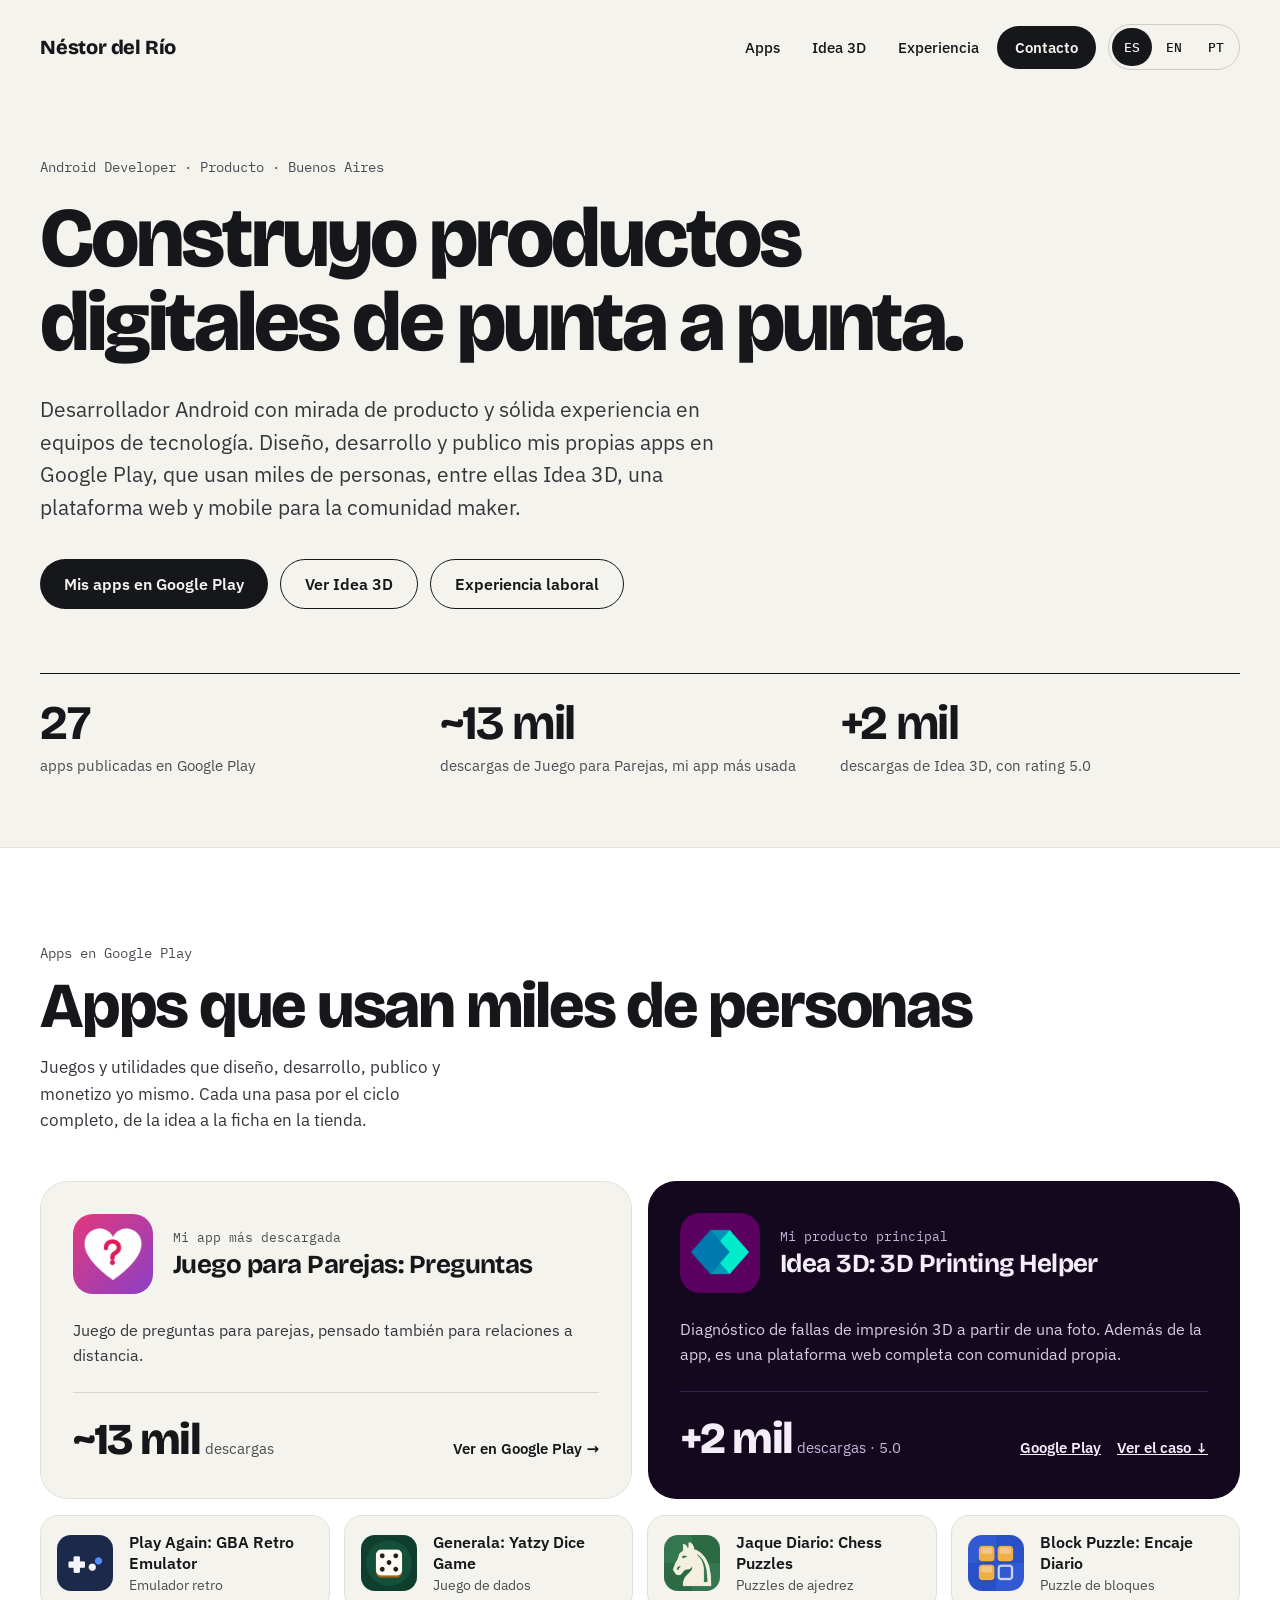
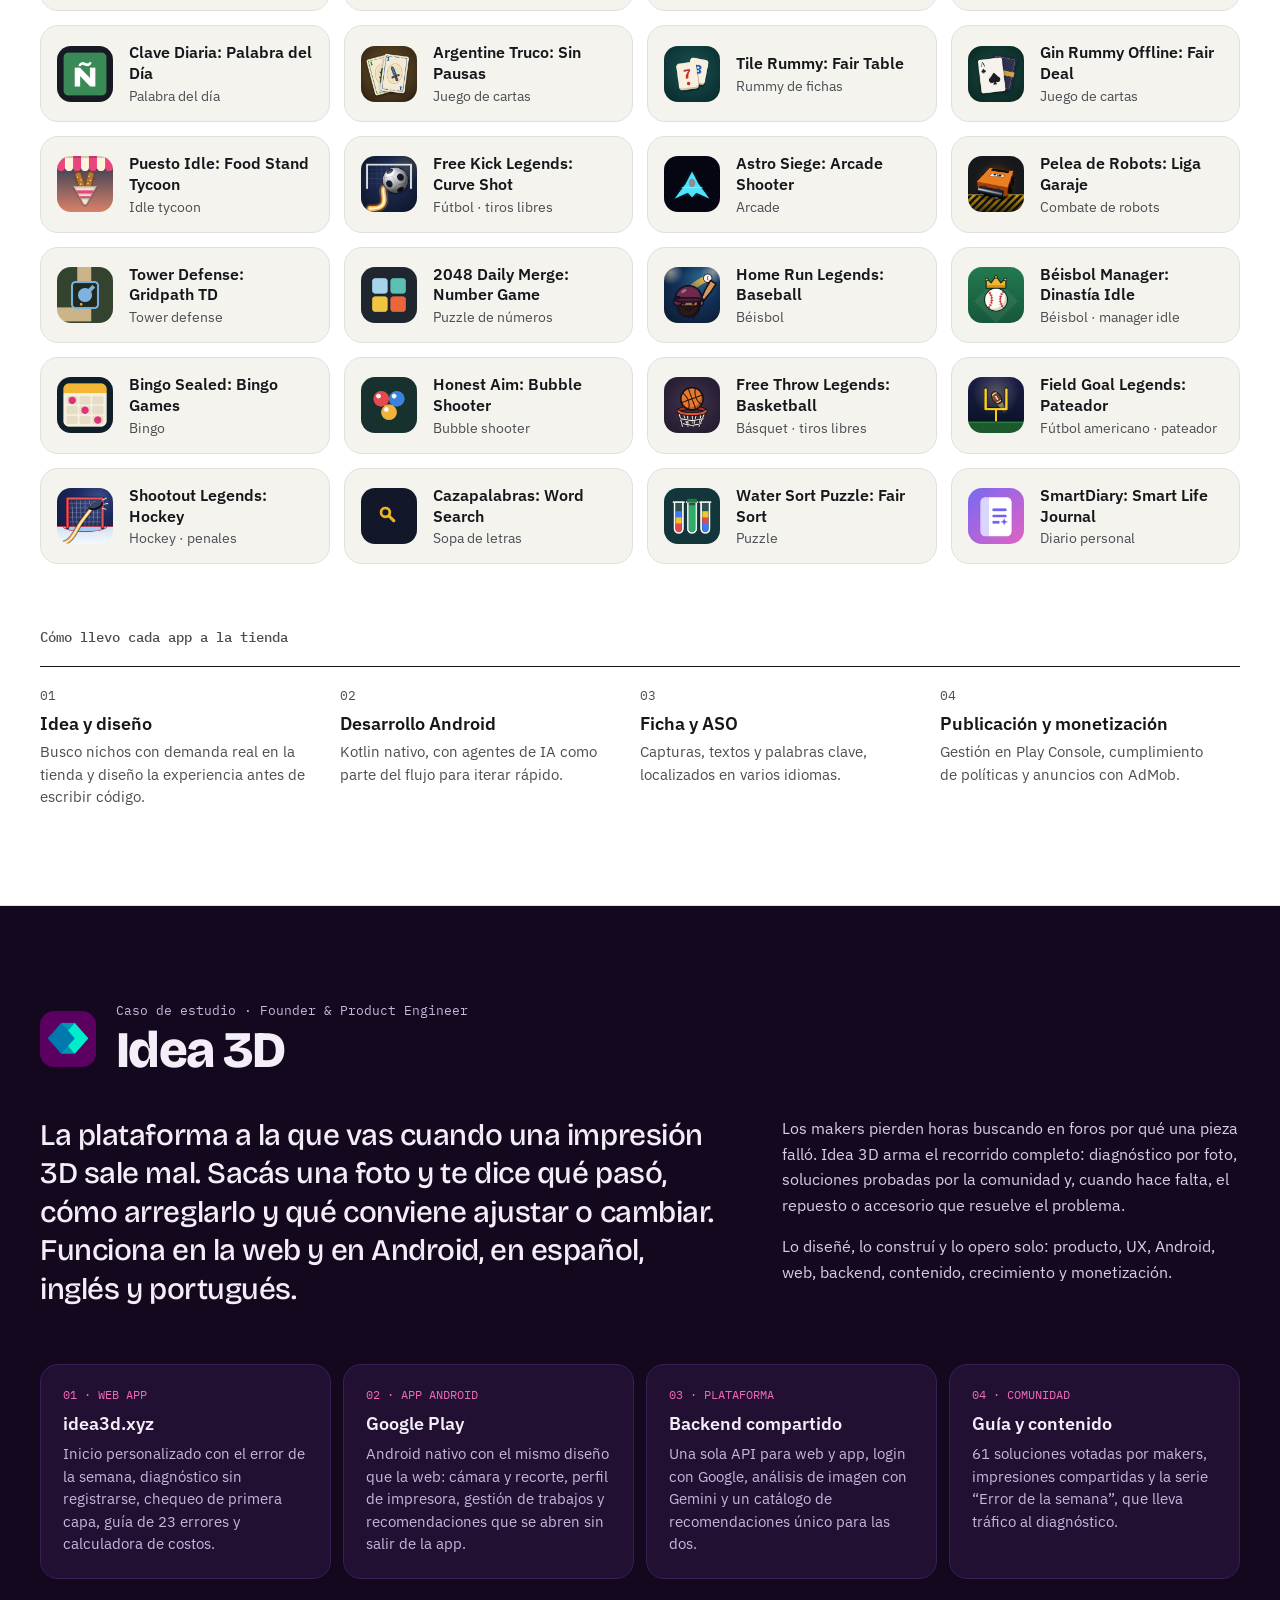
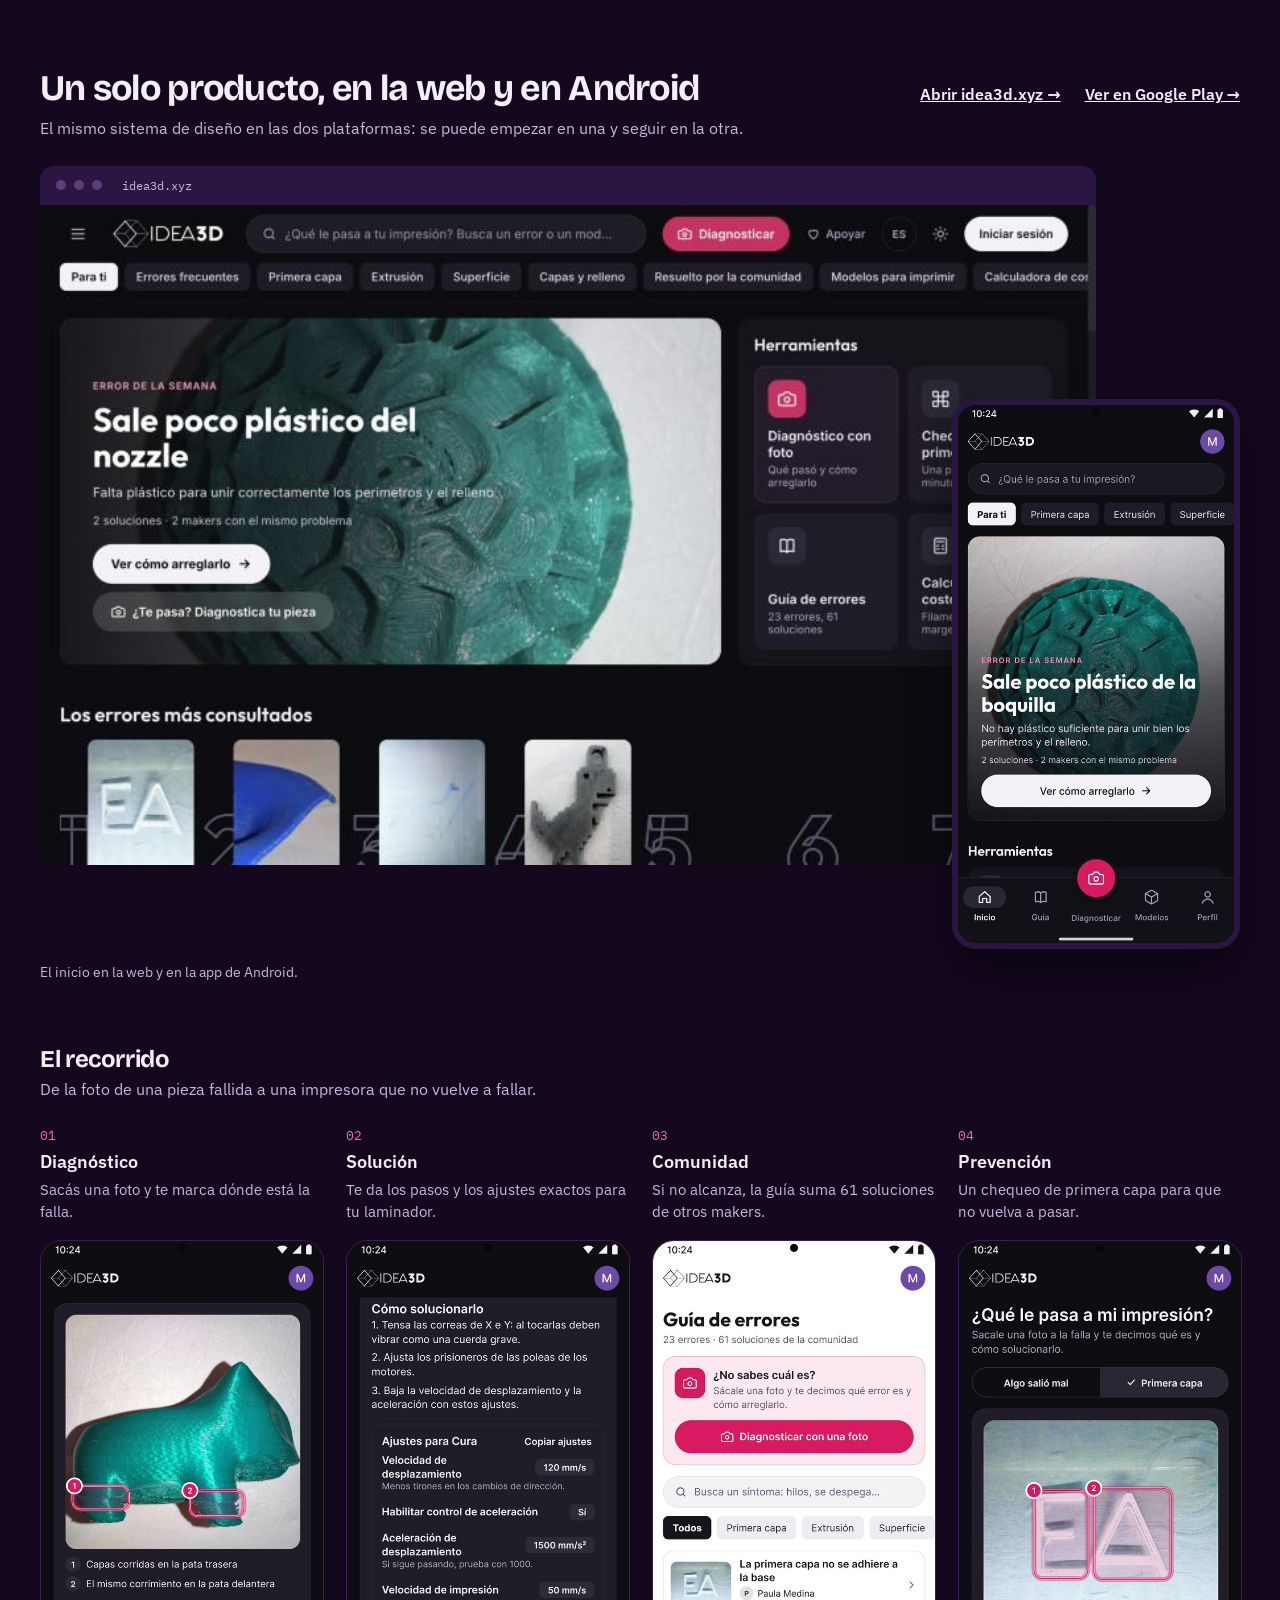
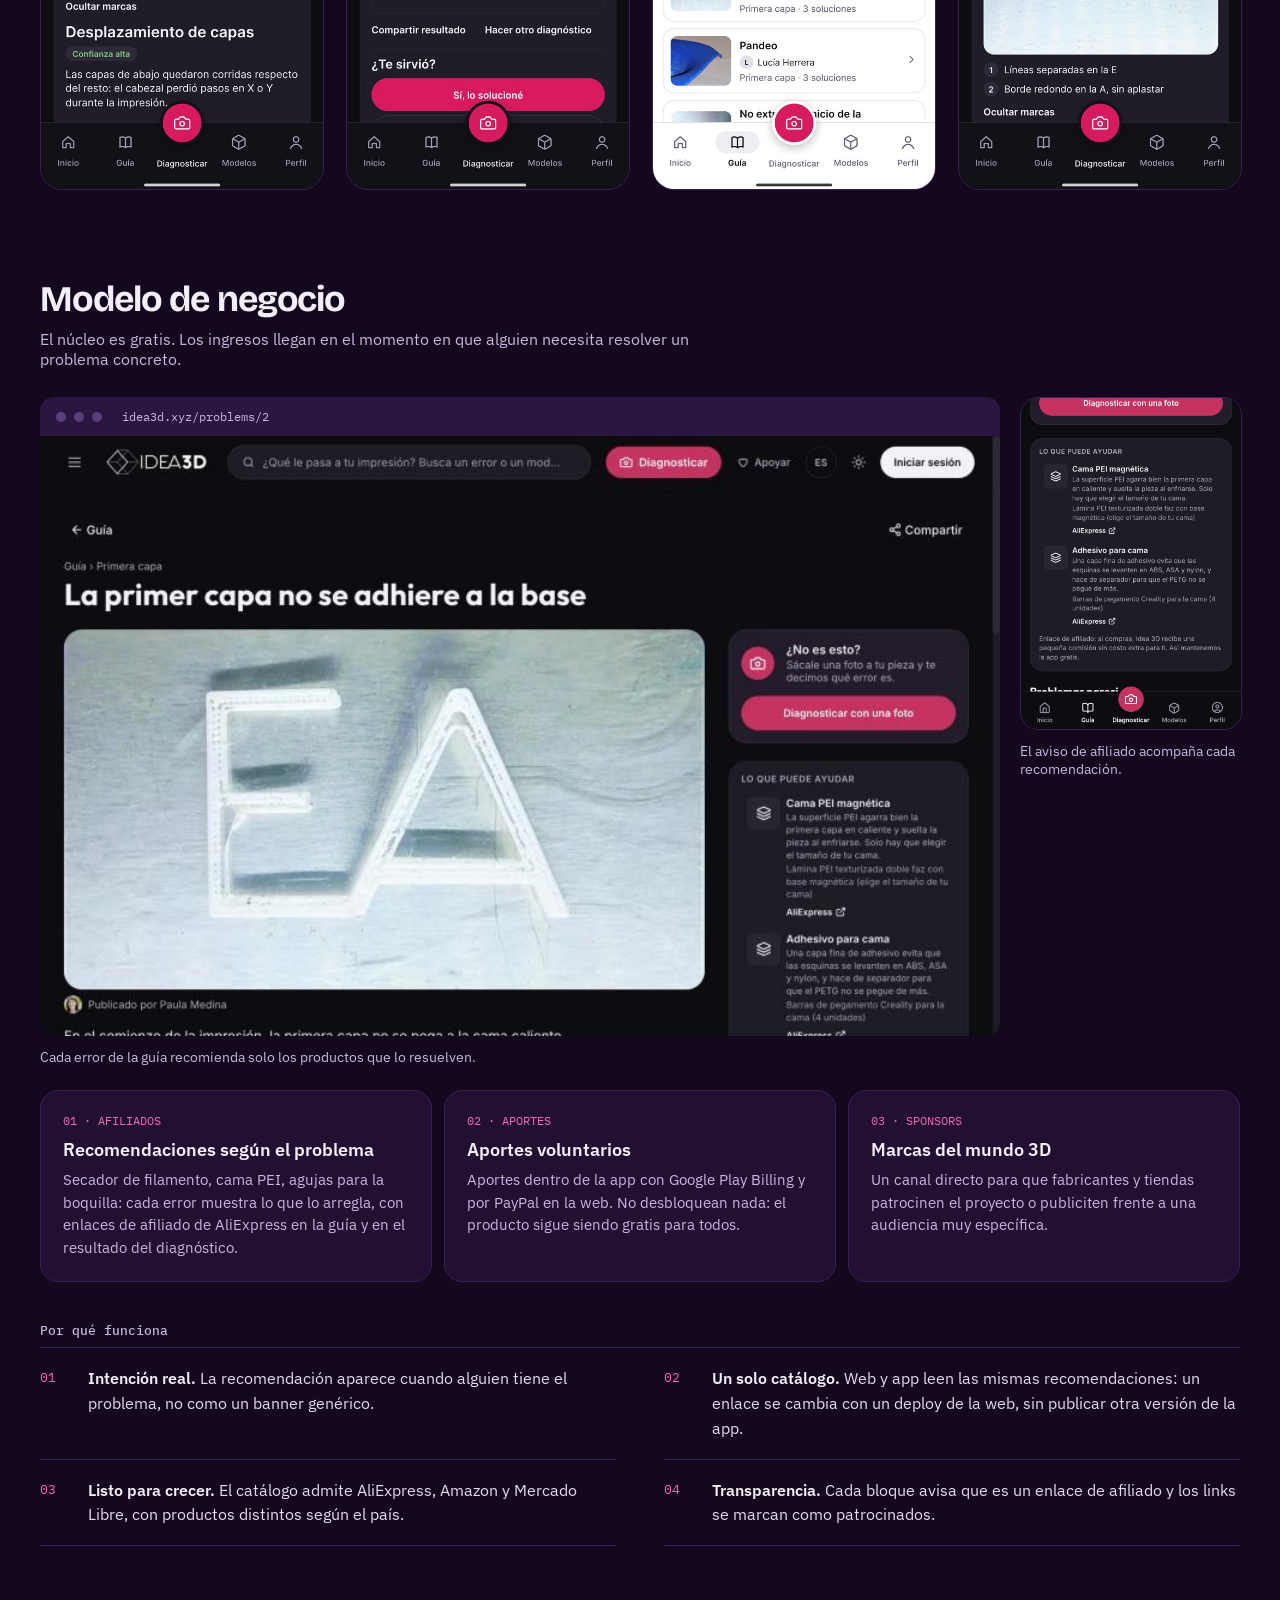
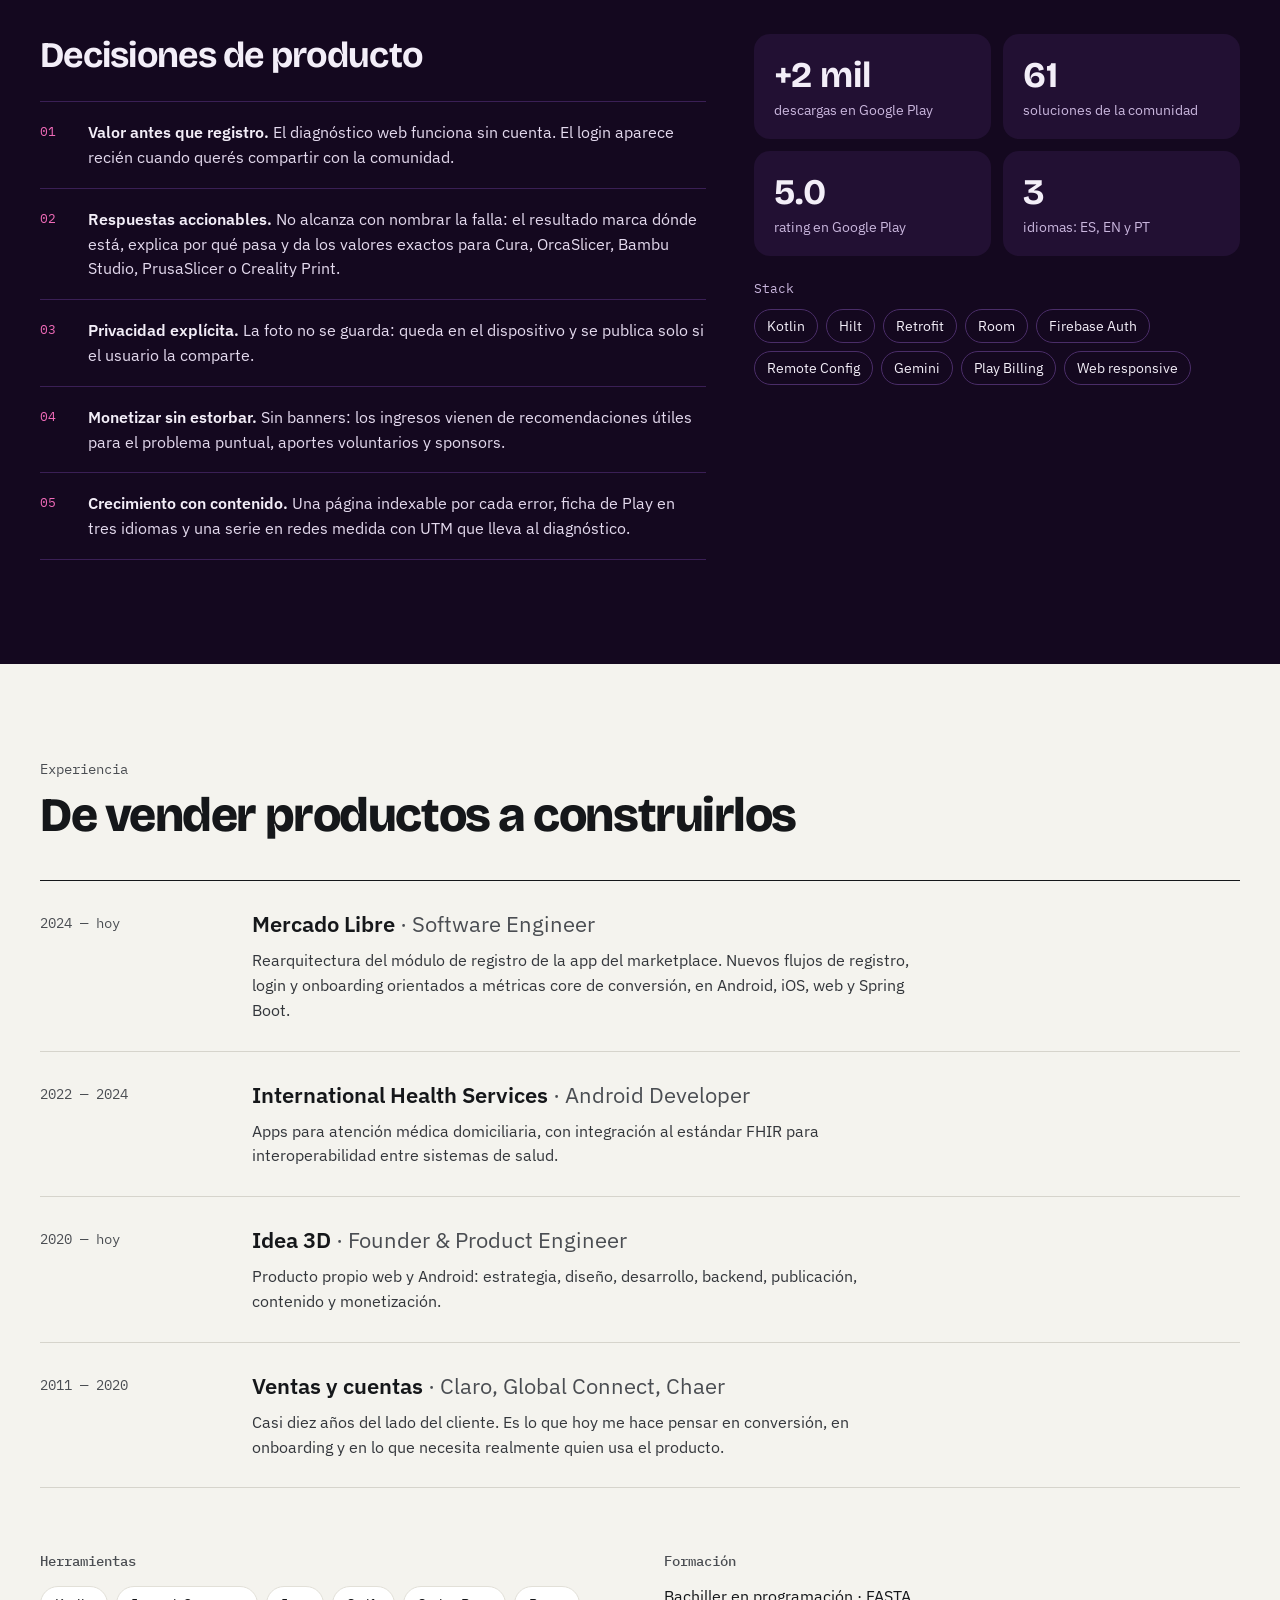
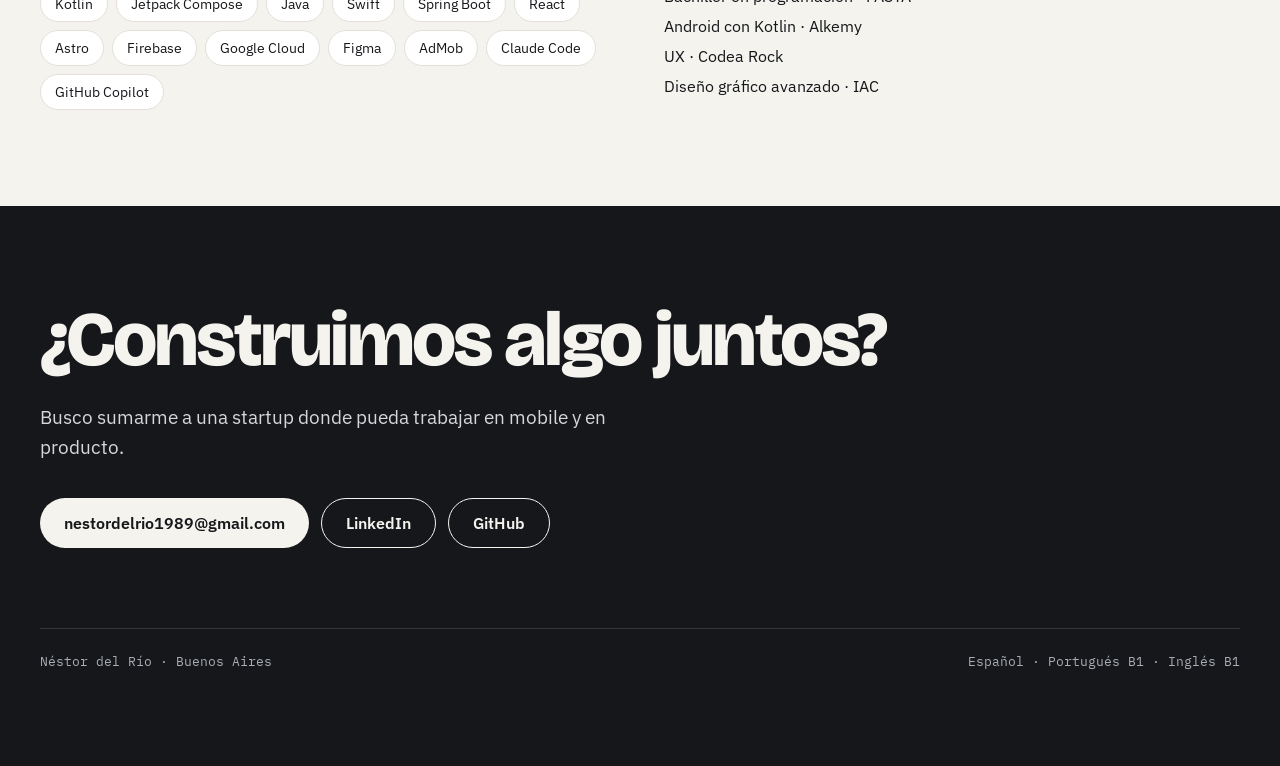
<file: index.html>
<!doctype html>
<html lang="es">
<head>
<meta charset="utf-8">
<meta name="viewport" content="width=device-width, initial-scale=1">
<script>
/* First visit to the Spanish home: send English and Portuguese browsers to their version.
   An explicit choice in the language selector is remembered and always wins. */
(function () {
  var KEY = "nestordelrio.lang", PATHS = { en: "/en/", pt: "/pt/" }, lang = null;
  try { lang = localStorage.getItem(KEY); } catch (e) {}
  if (!lang) {
    try { if (document.referrer && new URL(document.referrer).host === location.host) return; } catch (e) {}
    if (/bot|crawl|spider|slurp|lighthouse|inspectiontool|headless/i.test(navigator.userAgent)) return;
    var list = navigator.languages && navigator.languages.length ? navigator.languages : [navigator.language || ""];
    lang = "es";
    for (var i = 0; i < list.length; i++) {
      var code = String(list[i]).toLowerCase().slice(0, 2);
      if (code === "es" || code === "en" || code === "pt") { lang = code; break; }
    }
    try { localStorage.setItem(KEY, lang); } catch (e) {}
  }
  if (PATHS[lang]) location.replace(PATHS[lang] + location.search + location.hash);
})();
</script>
<title>Néstor del Río · Android Developer y producto</title>
<meta name="description" content="Desarrollador Android con mirada de producto. Apps en Google Play que usan miles de personas e Idea 3D, una plataforma web y mobile para makers.">
<link rel="canonical" href="https://nestordelrio.dev/">
<link rel="alternate" hreflang="es" href="https://nestordelrio.dev/">
<link rel="alternate" hreflang="en" href="https://nestordelrio.dev/en/">
<link rel="alternate" hreflang="pt-BR" href="https://nestordelrio.dev/pt/">
<link rel="alternate" hreflang="x-default" href="https://nestordelrio.dev/">
<meta name="theme-color" content="#F4F3EE">
<link rel="icon" type="image/png" sizes="32x32" href="/favicon-32.png">
<link rel="icon" type="image/png" sizes="192x192" href="/favicon-192.png">
<link rel="apple-touch-icon" href="/apple-touch-icon.png">
<meta property="og:type" content="website">
<meta property="og:site_name" content="Néstor del Río">
<meta property="og:title" content="Néstor del Río · Android Developer y producto">
<meta property="og:description" content="Desarrollador Android con mirada de producto. Apps en Google Play que usan miles de personas e Idea 3D, una plataforma web y mobile para makers.">
<meta property="og:url" content="https://nestordelrio.dev/">
<meta property="og:image" content="https://nestordelrio.dev/og-es.png">
<meta property="og:image:width" content="1200">
<meta property="og:image:height" content="630">
<meta property="og:locale" content="es_AR">
<meta property="og:locale:alternate" content="en_US">
<meta property="og:locale:alternate" content="pt_BR">
<meta name="twitter:card" content="summary_large_image">
<link rel="preload" href="/assets/fonts/bricolage-grotesque-latin.woff2" as="font" type="font/woff2" crossorigin>
<link rel="preload" href="/assets/fonts/ibm-plex-sans-400.woff2" as="font" type="font/woff2" crossorigin>
<link rel="stylesheet" href="/assets/fonts.css">
<style>
html{scroll-behavior:smooth}
img{max-width:100%}
body{margin:0;background:#F4F3EE;color:#15171A;font-family:'IBM Plex Sans',system-ui,sans-serif;-webkit-font-smoothing:antialiased}
a{color:#15171A}a:hover{color:#5B2BB5}
</style>
<script type="application/ld+json">{"@context": "https://schema.org", "@type": "Person", "name": "Néstor del Río", "jobTitle": "Android Developer", "url": "https://nestordelrio.dev/", "address": {"@type": "PostalAddress", "addressLocality": "Buenos Aires", "addressCountry": "AR"}, "sameAs": ["https://www.linkedin.com/in/n%C3%A9stor-del-r%C3%ADo-13a684163", "https://github.com/nestor1989", "https://play.google.com/store/apps/dev?id=6259921152539066392", "https://www.idea3d.xyz/"]}</script>
</head>
<body>
<div style="background: #F4F3EE; color: #15171A; font-family: 'IBM Plex Sans', system-ui, sans-serif">

<header style="max-width: 1200px; margin: 0 auto; padding: 24px; display: flex; flex-wrap: wrap; gap: 16px; align-items: center; justify-content: space-between">
<a href="#inicio" style="font-family: 'Bricolage Grotesque', sans-serif; font-weight: 800; font-size: 20px; text-decoration: none; letter-spacing: -0.01em">Néstor del Río</a>
<nav aria-label="Secciones" style="display: flex; flex-wrap: wrap; gap: 4px; align-items: center">
<a href="#apps" style="padding: 12px 14px; font-size: 15px; font-weight: 500; text-decoration: none">Apps</a>
<a href="#idea3d" style="padding: 12px 14px; font-size: 15px; font-weight: 500; text-decoration: none">Idea 3D</a>
<a href="#experiencia" style="padding: 12px 14px; font-size: 15px; font-weight: 500; text-decoration: none">Experiencia</a>
<a href="#contacto" style="padding: 12px 18px; font-size: 15px; font-weight: 600; text-decoration: none; background: #15171A; color: #F4F3EE; border-radius: 999px">Contacto</a>
<div role="group" aria-label="Idioma" style="display: flex; gap: 2px; margin-left: 8px; padding: 3px; border: 1px solid #CFCCC2; border-radius: 999px">
<a href="/" aria-current="page" style="display: inline-flex; align-items: center; min-height: 38px; padding: 0 12px; font-family: 'IBM Plex Mono', monospace; font-size: 13px; font-weight: 500; text-decoration: none; background: #15171A; color: #F4F3EE; border-radius: 999px">ES</a>
<a href="/en/" lang="en" style="display: inline-flex; align-items: center; min-height: 38px; padding: 0 12px; font-family: 'IBM Plex Mono', monospace; font-size: 13px; font-weight: 500; text-decoration: none; border-radius: 999px">EN</a>
<a href="/pt/" lang="pt" style="display: inline-flex; align-items: center; min-height: 38px; padding: 0 12px; font-family: 'IBM Plex Mono', monospace; font-size: 13px; font-weight: 500; text-decoration: none; border-radius: 999px">PT</a>
</div>
</nav>
</header>

<section id="inicio" style="max-width: 1200px; margin: 0 auto; padding: 64px 24px 72px">
<p style="margin: 0 0 20px; font-family: 'IBM Plex Mono', monospace; font-size: 14px; color: #4A4D52">Android Developer · Producto · Buenos Aires</p>
<h1 style="margin: 0; font-family: 'Bricolage Grotesque', sans-serif; font-weight: 800; font-size: clamp(42px, 6.6vw, 92px); line-height: 1; letter-spacing: -0.035em; max-width: 1050px">Construyo productos digitales de punta a punta.</h1>
<p style="margin: 28px 0 0; font-size: clamp(18px, 2vw, 21px); line-height: 1.55; max-width: 720px; color: #33363B">Desarrollador Android con mirada de producto y sólida experiencia en equipos de tecnología. Diseño, desarrollo y publico mis propias apps en Google Play, que usan miles de personas, entre ellas Idea 3D, una plataforma web y mobile para la comunidad maker.</p>
<div style="display: flex; flex-wrap: wrap; gap: 12px; margin-top: 36px">
<a href="https://play.google.com/store/apps/dev?id=6259921152539066392" style="display: inline-flex; align-items: center; min-height: 48px; padding: 0 24px; background: #15171A; color: #F4F3EE; font-weight: 600; font-size: 16px; text-decoration: none; border-radius: 999px">Mis apps en Google Play</a>
<a href="#idea3d" style="display: inline-flex; align-items: center; min-height: 48px; padding: 0 24px; border: 1.5px solid #15171A; font-weight: 600; font-size: 16px; text-decoration: none; border-radius: 999px">Ver Idea 3D</a>
<a href="#experiencia" style="display: inline-flex; align-items: center; min-height: 48px; padding: 0 24px; border: 1.5px solid #15171A; font-weight: 600; font-size: 16px; text-decoration: none; border-radius: 999px">Experiencia laboral</a>
</div>
<div style="display: grid; grid-template-columns: repeat(auto-fit, minmax(220px, 1fr)); margin-top: 64px; border-top: 1.5px solid #15171A">
<div style="padding: 20px 24px 0 0">
<div style="font-family: 'Bricolage Grotesque', sans-serif; font-weight: 700; font-size: 48px; letter-spacing: -0.03em">27</div>
<div style="font-size: 15px; color: #4A4D52; margin-top: 4px">apps publicadas en Google Play</div>
</div>
<div style="padding: 20px 24px 0 0">
<div style="font-family: 'Bricolage Grotesque', sans-serif; font-weight: 700; font-size: 48px; letter-spacing: -0.03em">~13 mil</div>
<div style="font-size: 15px; color: #4A4D52; margin-top: 4px">descargas de Juego para Parejas, mi app más usada</div>
</div>
<div style="padding: 20px 24px 0 0">
<div style="font-family: 'Bricolage Grotesque', sans-serif; font-weight: 700; font-size: 48px; letter-spacing: -0.03em">+2 mil</div>
<div style="font-size: 15px; color: #4A4D52; margin-top: 4px">descargas de Idea 3D, con rating 5.0</div>
</div>
</div>
</section>

<section id="apps" style="background: #FFFFFF; border-top: 1px solid #E2E0D8; border-bottom: 1px solid #E2E0D8; padding: 96px 24px">
<div style="max-width: 1200px; margin: 0 auto">
<div style="display: flex; flex-wrap: wrap; gap: 16px 48px; align-items: flex-end; justify-content: space-between">
<div>
<p style="margin: 0 0 12px; font-family: 'IBM Plex Mono', monospace; font-size: 14px; color: #4A4D52">Apps en Google Play</p>
<h2 style="margin: 0; font-family: 'Bricolage Grotesque', sans-serif; font-weight: 800; font-size: clamp(36px, 5vw, 64px); letter-spacing: -0.035em; line-height: 1">Apps que usan miles de personas</h2>
</div>
<p style="margin: 0; font-size: 17px; line-height: 1.55; color: #33363B; max-width: 440px">Juegos y utilidades que diseño, desarrollo, publico y monetizo yo mismo. Cada una pasa por el ciclo completo, de la idea a la ficha en la tienda.</p>
</div>

<div style="display: grid; grid-template-columns: repeat(auto-fit, minmax(320px, 1fr)); gap: 16px; margin-top: 48px">
<a href="https://play.google.com/store/apps/details?id=com.idea3d.juegoparaparejas" style="display: flex; flex-direction: column; gap: 24px; padding: 32px; background: #F4F3EE; border: 1px solid #E2E0D8; border-radius: 28px; text-decoration: none; color: #15171A">
<div style="display: flex; gap: 20px; align-items: center">
<img src="/assets/img/icon-couples.png" alt="Ícono de Juego para Parejas" style="flex: 0 0 80px; width: 80px; height: 80px; border-radius: 20px">
<div style="min-width: 0">
<div style="font-family: 'IBM Plex Mono', monospace; font-size: 13px; color: #4A4D52">Mi app más descargada</div>
<div style="font-family: 'Bricolage Grotesque', sans-serif; font-weight: 700; font-size: 26px; letter-spacing: -0.02em; line-height: 1.15; margin-top: 4px">Juego para Parejas: Preguntas</div>
</div>
</div>
<p style="margin: 0; font-size: 16px; line-height: 1.55; color: #33363B">Juego de preguntas para parejas, pensado también para relaciones a distancia.</p>
<div style="display: flex; flex-wrap: wrap; gap: 12px; align-items: baseline; justify-content: space-between; margin-top: auto; padding-top: 20px; border-top: 1px solid #D6D4CC">
<div><span style="font-family: 'Bricolage Grotesque', sans-serif; font-weight: 800; font-size: 44px; letter-spacing: -0.03em">~13 mil</span> <span style="font-size: 15px; color: #4A4D52">descargas</span></div>
<span style="font-weight: 600; font-size: 15px">Ver en Google Play →</span>
</div>
</a>
<div style="display: flex; flex-direction: column; gap: 24px; padding: 32px; background: #14081F; color: #F3EEF8; border-radius: 28px">
<div style="display: flex; gap: 20px; align-items: center">
<img src="/assets/img/icon-idea3d.png" alt="Ícono de Idea 3D" style="flex: 0 0 80px; width: 80px; height: 80px; border-radius: 20px">
<div style="min-width: 0">
<div style="font-family: 'IBM Plex Mono', monospace; font-size: 13px; color: #C9B6DD">Mi producto principal</div>
<div style="font-family: 'Bricolage Grotesque', sans-serif; font-weight: 700; font-size: 26px; letter-spacing: -0.02em; line-height: 1.15; margin-top: 4px">Idea 3D: 3D Printing Helper</div>
</div>
</div>
<p style="margin: 0; font-size: 16px; line-height: 1.55; color: #D8CCE6">Diagnóstico de fallas de impresión 3D a partir de una foto. Además de la app, es una plataforma web completa con comunidad propia.</p>
<div style="display: flex; flex-wrap: wrap; gap: 12px 20px; align-items: baseline; justify-content: space-between; margin-top: auto; padding-top: 20px; border-top: 1px solid #3A1F55">
<div><span style="font-family: 'Bricolage Grotesque', sans-serif; font-weight: 800; font-size: 44px; letter-spacing: -0.03em">+2 mil</span> <span style="font-size: 15px; color: #C9B6DD">descargas · 5.0</span></div>
<div style="display: flex; flex-wrap: wrap; gap: 4px 16px">
<a href="https://play.google.com/store/apps/details?id=com.idea3d.idea3d" style="color: #F3EEF8; font-weight: 600; font-size: 15px; padding: 10px 0">Google Play</a>
<a href="#idea3d" style="color: #F3EEF8; font-weight: 600; font-size: 15px; padding: 10px 0">Ver el caso ↓</a>
</div>
</div>
</div>
</div>

<div style="display: grid; grid-template-columns: repeat(auto-fill, minmax(270px, 1fr)); gap: 14px; margin-top: 16px">
<a href="https://play.google.com/store/apps/details?id=com.nestordelrio.playagain" style="display: flex; gap: 16px; align-items: center; padding: 16px; background: #F4F3EE; border: 1px solid #E2E0D8; border-radius: 18px; text-decoration: none; color: #15171A">
<img src="/assets/img/icon-gba.png" alt="" style="flex: 0 0 56px; width: 56px; height: 56px; border-radius: 14px">
<div style="min-width: 0">
<div style="font-weight: 600; font-size: 16px; line-height: 1.3">Play Again: GBA Retro Emulator</div>
<div style="font-size: 14px; color: #4A4D52; margin-top: 3px">Emulador retro</div>
</div>
</a>
<a href="https://play.google.com/store/apps/details?id=com.nestordelrio.generala" style="display: flex; gap: 16px; align-items: center; padding: 16px; background: #F4F3EE; border: 1px solid #E2E0D8; border-radius: 18px; text-decoration: none; color: #15171A">
<img src="/assets/img/icon-generala.png" alt="" style="flex: 0 0 56px; width: 56px; height: 56px; border-radius: 14px">
<div style="min-width: 0">
<div style="font-weight: 600; font-size: 16px; line-height: 1.3">Generala: Yatzy Dice Game</div>
<div style="font-size: 14px; color: #4A4D52; margin-top: 3px">Juego de dados</div>
</div>
</a>
<a href="https://play.google.com/store/apps/details?id=com.nestordelrio.jaquediario" style="display: flex; gap: 16px; align-items: center; padding: 16px; background: #F4F3EE; border: 1px solid #E2E0D8; border-radius: 18px; text-decoration: none; color: #15171A">
<img src="/assets/img/icon-jaque.png" alt="" style="flex: 0 0 56px; width: 56px; height: 56px; border-radius: 14px">
<div style="min-width: 0">
<div style="font-weight: 600; font-size: 16px; line-height: 1.3">Jaque Diario: Chess Puzzles</div>
<div style="font-size: 14px; color: #4A4D52; margin-top: 3px">Puzzles de ajedrez</div>
</div>
</a>
<a href="https://play.google.com/store/apps/details?id=com.nestordelrio.encajediario" style="display: flex; gap: 16px; align-items: center; padding: 16px; background: #F4F3EE; border: 1px solid #E2E0D8; border-radius: 18px; text-decoration: none; color: #15171A">
<img src="/assets/img/icon-encaje.png" alt="" style="flex: 0 0 56px; width: 56px; height: 56px; border-radius: 14px">
<div style="min-width: 0">
<div style="font-weight: 600; font-size: 16px; line-height: 1.3">Block Puzzle: Encaje Diario</div>
<div style="font-size: 14px; color: #4A4D52; margin-top: 3px">Puzzle de bloques</div>
</div>
</a>
<a href="https://play.google.com/store/apps/details?id=com.idea3d.clavediaria" style="display: flex; gap: 16px; align-items: center; padding: 16px; background: #F4F3EE; border: 1px solid #E2E0D8; border-radius: 18px; text-decoration: none; color: #15171A">
<img src="/assets/img/icon-clave.png" alt="" style="flex: 0 0 56px; width: 56px; height: 56px; border-radius: 14px">
<div style="min-width: 0">
<div style="font-weight: 600; font-size: 16px; line-height: 1.3">Clave Diaria: Palabra del Día</div>
<div style="font-size: 14px; color: #4A4D52; margin-top: 3px">Palabra del día</div>
</div>
</a>
<a href="https://play.google.com/store/apps/details?id=com.nestordelrio.truco" style="display: flex; gap: 16px; align-items: center; padding: 16px; background: #F4F3EE; border: 1px solid #E2E0D8; border-radius: 18px; text-decoration: none; color: #15171A">
<img src="/assets/img/icon-truco.png" alt="" style="flex: 0 0 56px; width: 56px; height: 56px; border-radius: 14px">
<div style="min-width: 0">
<div style="font-weight: 600; font-size: 16px; line-height: 1.3">Argentine Truco: Sin Pausas</div>
<div style="font-size: 14px; color: #4A4D52; margin-top: 3px">Juego de cartas</div>
</div>
</a>
<a href="https://play.google.com/store/apps/details?id=com.nestordelrio.fichas" style="display: flex; gap: 16px; align-items: center; padding: 16px; background: #F4F3EE; border: 1px solid #E2E0D8; border-radius: 18px; text-decoration: none; color: #15171A">
<img src="/assets/img/icon-tilerummy.png" alt="" style="flex: 0 0 56px; width: 56px; height: 56px; border-radius: 14px">
<div style="min-width: 0">
<div style="font-weight: 600; font-size: 16px; line-height: 1.3">Tile Rummy: Fair Table</div>
<div style="font-size: 14px; color: #4A4D52; margin-top: 3px">Rummy de fichas</div>
</div>
</a>
<a href="https://play.google.com/store/apps/details?id=com.nestordelrio.ginrummy" style="display: flex; gap: 16px; align-items: center; padding: 16px; background: #F4F3EE; border: 1px solid #E2E0D8; border-radius: 18px; text-decoration: none; color: #15171A">
<img src="/assets/img/icon-ginrummy.png" alt="" style="flex: 0 0 56px; width: 56px; height: 56px; border-radius: 14px">
<div style="min-width: 0">
<div style="font-weight: 600; font-size: 16px; line-height: 1.3">Gin Rummy Offline: Fair Deal</div>
<div style="font-size: 14px; color: #4A4D52; margin-top: 3px">Juego de cartas</div>
</div>
</a>
<a href="https://play.google.com/store/apps/details?id=com.nestordelrio.puestoidle" style="display: flex; gap: 16px; align-items: center; padding: 16px; background: #F4F3EE; border: 1px solid #E2E0D8; border-radius: 18px; text-decoration: none; color: #15171A">
<img src="/assets/img/icon-puesto.png" alt="" style="flex: 0 0 56px; width: 56px; height: 56px; border-radius: 14px">
<div style="min-width: 0">
<div style="font-weight: 600; font-size: 16px; line-height: 1.3">Puesto Idle: Food Stand Tycoon</div>
<div style="font-size: 14px; color: #4A4D52; margin-top: 3px">Idle tycoon</div>
</div>
</a>
<a href="https://play.google.com/store/apps/details?id=com.nestordelrio.freekicklegends" style="display: flex; gap: 16px; align-items: center; padding: 16px; background: #F4F3EE; border: 1px solid #E2E0D8; border-radius: 18px; text-decoration: none; color: #15171A">
<img src="/assets/img/icon-freekick.png" alt="" style="flex: 0 0 56px; width: 56px; height: 56px; border-radius: 14px">
<div style="min-width: 0">
<div style="font-weight: 600; font-size: 16px; line-height: 1.3">Free Kick Legends: Curve Shot</div>
<div style="font-size: 14px; color: #4A4D52; margin-top: 3px">Fútbol · tiros libres</div>
</div>
</a>
<a href="https://play.google.com/store/apps/details?id=com.nestordev.astrosiege" style="display: flex; gap: 16px; align-items: center; padding: 16px; background: #F4F3EE; border: 1px solid #E2E0D8; border-radius: 18px; text-decoration: none; color: #15171A">
<img src="/assets/img/icon-astro.png" alt="" style="flex: 0 0 56px; width: 56px; height: 56px; border-radius: 14px">
<div style="min-width: 0">
<div style="font-weight: 600; font-size: 16px; line-height: 1.3">Astro Siege: Arcade Shooter</div>
<div style="font-size: 14px; color: #4A4D52; margin-top: 3px">Arcade</div>
</div>
</a>
<a href="https://play.google.com/store/apps/details?id=com.nestordelrio.garageleague" style="display: flex; gap: 16px; align-items: center; padding: 16px; background: #F4F3EE; border: 1px solid #E2E0D8; border-radius: 18px; text-decoration: none; color: #15171A">
<img src="/assets/img/icon-garageleague.png" alt="" style="flex: 0 0 56px; width: 56px; height: 56px; border-radius: 14px">
<div style="min-width: 0">
<div style="font-weight: 600; font-size: 16px; line-height: 1.3">Pelea de Robots: Liga Garaje</div>
<div style="font-size: 14px; color: #4A4D52; margin-top: 3px">Combate de robots</div>
</div>
</a>
<a href="https://play.google.com/store/apps/details?id=com.nestordelrio.gridpathtd" style="display: flex; gap: 16px; align-items: center; padding: 16px; background: #F4F3EE; border: 1px solid #E2E0D8; border-radius: 18px; text-decoration: none; color: #15171A">
<img src="/assets/img/icon-gridpath.png" alt="" style="flex: 0 0 56px; width: 56px; height: 56px; border-radius: 14px">
<div style="min-width: 0">
<div style="font-weight: 600; font-size: 16px; line-height: 1.3">Tower Defense: Gridpath TD</div>
<div style="font-size: 14px; color: #4A4D52; margin-top: 3px">Tower defense</div>
</div>
</a>
<a href="https://play.google.com/store/apps/details?id=com.nestordelrio.fusiondiaria" style="display: flex; gap: 16px; align-items: center; padding: 16px; background: #F4F3EE; border: 1px solid #E2E0D8; border-radius: 18px; text-decoration: none; color: #15171A">
<img src="/assets/img/icon-fusion.png" alt="" style="flex: 0 0 56px; width: 56px; height: 56px; border-radius: 14px">
<div style="min-width: 0">
<div style="font-weight: 600; font-size: 16px; line-height: 1.3">2048 Daily Merge: Number Game</div>
<div style="font-size: 14px; color: #4A4D52; margin-top: 3px">Puzzle de números</div>
</div>
</a>
<a href="https://play.google.com/store/apps/details?id=com.nestordelrio.homerunlegends" style="display: flex; gap: 16px; align-items: center; padding: 16px; background: #F4F3EE; border: 1px solid #E2E0D8; border-radius: 18px; text-decoration: none; color: #15171A">
<img src="/assets/img/icon-homerun.png" alt="" style="flex: 0 0 56px; width: 56px; height: 56px; border-radius: 14px">
<div style="min-width: 0">
<div style="font-weight: 600; font-size: 16px; line-height: 1.3">Home Run Legends: Baseball</div>
<div style="font-size: 14px; color: #4A4D52; margin-top: 3px">Béisbol</div>
</div>
</a>
<a href="https://play.google.com/store/apps/details?id=com.nestordelrio.baseballdynasty" style="display: flex; gap: 16px; align-items: center; padding: 16px; background: #F4F3EE; border: 1px solid #E2E0D8; border-radius: 18px; text-decoration: none; color: #15171A">
<img src="/assets/img/icon-baseballdynasty.png" alt="" style="flex: 0 0 56px; width: 56px; height: 56px; border-radius: 14px">
<div style="min-width: 0">
<div style="font-weight: 600; font-size: 16px; line-height: 1.3">Béisbol Manager: Dinastía Idle</div>
<div style="font-size: 14px; color: #4A4D52; margin-top: 3px">Béisbol · manager idle</div>
</div>
</a>
<a href="https://play.google.com/store/apps/details?id=com.nestordelrio.bingosellado" style="display: flex; gap: 16px; align-items: center; padding: 16px; background: #F4F3EE; border: 1px solid #E2E0D8; border-radius: 18px; text-decoration: none; color: #15171A">
<img src="/assets/img/icon-bingo.png" alt="" style="flex: 0 0 56px; width: 56px; height: 56px; border-radius: 14px">
<div style="min-width: 0">
<div style="font-weight: 600; font-size: 16px; line-height: 1.3">Bingo Sealed: Bingo Games</div>
<div style="font-size: 14px; color: #4A4D52; margin-top: 3px">Bingo</div>
</div>
</a>
<a href="https://play.google.com/store/apps/details?id=com.nestordelrio.punteriahonesta" style="display: flex; gap: 16px; align-items: center; padding: 16px; background: #F4F3EE; border: 1px solid #E2E0D8; border-radius: 18px; text-decoration: none; color: #15171A">
<img src="/assets/img/icon-aim.png" alt="" style="flex: 0 0 56px; width: 56px; height: 56px; border-radius: 14px">
<div style="min-width: 0">
<div style="font-weight: 600; font-size: 16px; line-height: 1.3">Honest Aim: Bubble Shooter</div>
<div style="font-size: 14px; color: #4A4D52; margin-top: 3px">Bubble shooter</div>
</div>
</a>
<a href="https://play.google.com/store/apps/details?id=com.nestordelrio.freethrowlegends" style="display: flex; gap: 16px; align-items: center; padding: 16px; background: #F4F3EE; border: 1px solid #E2E0D8; border-radius: 18px; text-decoration: none; color: #15171A">
<img src="/assets/img/icon-freethrow.png" alt="" style="flex: 0 0 56px; width: 56px; height: 56px; border-radius: 14px">
<div style="min-width: 0">
<div style="font-weight: 600; font-size: 16px; line-height: 1.3">Free Throw Legends: Basketball</div>
<div style="font-size: 14px; color: #4A4D52; margin-top: 3px">Básquet · tiros libres</div>
</div>
</a>
<a href="https://play.google.com/store/apps/details?id=com.nestordelrio.fieldgoallegends" style="display: flex; gap: 16px; align-items: center; padding: 16px; background: #F4F3EE; border: 1px solid #E2E0D8; border-radius: 18px; text-decoration: none; color: #15171A">
<img src="/assets/img/icon-fieldgoal.png" alt="" style="flex: 0 0 56px; width: 56px; height: 56px; border-radius: 14px">
<div style="min-width: 0">
<div style="font-weight: 600; font-size: 16px; line-height: 1.3">Field Goal Legends: Pateador</div>
<div style="font-size: 14px; color: #4A4D52; margin-top: 3px">Fútbol americano · pateador</div>
</div>
</a>
<a href="https://play.google.com/store/apps/details?id=com.nestordelrio.shootoutlegends" style="display: flex; gap: 16px; align-items: center; padding: 16px; background: #F4F3EE; border: 1px solid #E2E0D8; border-radius: 18px; text-decoration: none; color: #15171A">
<img src="/assets/img/icon-shootout.png" alt="" style="flex: 0 0 56px; width: 56px; height: 56px; border-radius: 14px">
<div style="min-width: 0">
<div style="font-weight: 600; font-size: 16px; line-height: 1.3">Shootout Legends: Hockey</div>
<div style="font-size: 14px; color: #4A4D52; margin-top: 3px">Hockey · penales</div>
</div>
</a>
<a href="https://play.google.com/store/apps/details?id=com.nestordelrio.cazapalabras" style="display: flex; gap: 16px; align-items: center; padding: 16px; background: #F4F3EE; border: 1px solid #E2E0D8; border-radius: 18px; text-decoration: none; color: #15171A">
<img src="/assets/img/icon-caza.png" alt="" style="flex: 0 0 56px; width: 56px; height: 56px; border-radius: 14px">
<div style="min-width: 0">
<div style="font-weight: 600; font-size: 16px; line-height: 1.3">Cazapalabras: Word Search</div>
<div style="font-size: 14px; color: #4A4D52; margin-top: 3px">Sopa de letras</div>
</div>
</a>
<a href="https://play.google.com/store/apps/details?id=com.nestordelrio.colores" style="display: flex; gap: 16px; align-items: center; padding: 16px; background: #F4F3EE; border: 1px solid #E2E0D8; border-radius: 18px; text-decoration: none; color: #15171A">
<img src="/assets/img/icon-water.png" alt="" style="flex: 0 0 56px; width: 56px; height: 56px; border-radius: 14px">
<div style="min-width: 0">
<div style="font-weight: 600; font-size: 16px; line-height: 1.3">Water Sort Puzzle: Fair Sort</div>
<div style="font-size: 14px; color: #4A4D52; margin-top: 3px">Puzzle</div>
</div>
</a>
<a href="https://play.google.com/store/apps/details?id=com.daily.you" style="display: flex; gap: 16px; align-items: center; padding: 16px; background: #F4F3EE; border: 1px solid #E2E0D8; border-radius: 18px; text-decoration: none; color: #15171A">
<img src="/assets/img/icon-diary.png" alt="" style="flex: 0 0 56px; width: 56px; height: 56px; border-radius: 14px">
<div style="min-width: 0">
<div style="font-weight: 600; font-size: 16px; line-height: 1.3">SmartDiary: Smart Life Journal</div>
<div style="font-size: 14px; color: #4A4D52; margin-top: 3px">Diario personal</div>
</div>
</a>
</div>

<div style="margin-top: 64px">
<h3 style="margin: 0 0 20px; font-family: 'IBM Plex Mono', monospace; font-size: 14px; font-weight: 500; color: #4A4D52">Cómo llevo cada app a la tienda</h3>
<div style="display: grid; grid-template-columns: repeat(auto-fit, minmax(220px, 1fr)); gap: 0; border-top: 1.5px solid #15171A">
<div style="padding: 20px 24px 0 0">
<div style="font-family: 'IBM Plex Mono', monospace; font-size: 13px; color: #4A4D52">01</div>
<div style="font-weight: 600; font-size: 18px; margin-top: 8px">Idea y diseño</div>
<p style="margin: 6px 0 0; font-size: 15px; line-height: 1.5; color: #4A4D52">Busco nichos con demanda real en la tienda y diseño la experiencia antes de escribir código.</p>
</div>
<div style="padding: 20px 24px 0 0">
<div style="font-family: 'IBM Plex Mono', monospace; font-size: 13px; color: #4A4D52">02</div>
<div style="font-weight: 600; font-size: 18px; margin-top: 8px">Desarrollo Android</div>
<p style="margin: 6px 0 0; font-size: 15px; line-height: 1.5; color: #4A4D52">Kotlin nativo, con agentes de IA como parte del flujo para iterar rápido.</p>
</div>
<div style="padding: 20px 24px 0 0">
<div style="font-family: 'IBM Plex Mono', monospace; font-size: 13px; color: #4A4D52">03</div>
<div style="font-weight: 600; font-size: 18px; margin-top: 8px">Ficha y ASO</div>
<p style="margin: 6px 0 0; font-size: 15px; line-height: 1.5; color: #4A4D52">Capturas, textos y palabras clave, localizados en varios idiomas.</p>
</div>
<div style="padding: 20px 24px 0 0">
<div style="font-family: 'IBM Plex Mono', monospace; font-size: 13px; color: #4A4D52">04</div>
<div style="font-weight: 600; font-size: 18px; margin-top: 8px">Publicación y monetización</div>
<p style="margin: 6px 0 0; font-size: 15px; line-height: 1.5; color: #4A4D52">Gestión en Play Console, cumplimiento de políticas y anuncios con AdMob.</p>
</div>
</div>
</div>
</div>
</section>

<section id="idea3d" style="background: #14081F; color: #F3EEF8; padding: 96px 24px 104px">
<div style="max-width: 1200px; margin: 0 auto">

<div style="display: flex; flex-wrap: wrap; gap: 20px; align-items: center">
<img src="/assets/img/icon-idea3d.png" alt="Ícono de Idea 3D" style="width: 56px; height: 56px; border-radius: 14px">
<div>
<p style="margin: 0; font-family: 'IBM Plex Mono', monospace; font-size: 13px; color: #C9B6DD">Caso de estudio · Founder &amp; Product Engineer</p>
<h2 style="margin: 6px 0 0; font-family: 'Bricolage Grotesque', sans-serif; font-weight: 800; font-size: clamp(34px, 4vw, 52px); letter-spacing: -0.03em; line-height: 1">Idea 3D</h2>
</div>
</div>

<div style="display: flex; flex-wrap: wrap; gap: 32px 64px; margin-top: 40px">
<p style="flex: 1 1 520px; min-width: 0; margin: 0; font-family: 'Bricolage Grotesque', sans-serif; font-weight: 500; font-size: clamp(22px, 2.4vw, 30px); line-height: 1.28; letter-spacing: -0.015em">La plataforma a la que vas cuando una impresión 3D sale mal. Sacás una foto y te dice qué pasó, cómo arreglarlo y qué conviene ajustar o cambiar. Funciona en la web y en Android, en español, inglés y portugués.</p>
<div style="flex: 1 1 300px; min-width: 0; font-size: 16px; line-height: 1.6; color: #D8CCE6">
<p style="margin: 0">Los makers pierden horas buscando en foros por qué una pieza falló. Idea 3D arma el recorrido completo: diagnóstico por foto, soluciones probadas por la comunidad y, cuando hace falta, el repuesto o accesorio que resuelve el problema.</p>
<p style="margin: 16px 0 0">Lo diseñé, lo construí y lo opero solo: producto, UX, Android, web, backend, contenido, crecimiento y monetización.</p>
</div>
</div>

<div style="display: grid; grid-template-columns: repeat(auto-fit, minmax(200px, 1fr)); gap: 12px; margin-top: 56px">
<div style="background: #221033; border: 1px solid #3A1F55; border-radius: 18px; padding: 22px">
<div style="font-family: 'IBM Plex Mono', monospace; font-size: 12px; color: #F06AB8">01 · WEB APP</div>
<div style="font-weight: 600; font-size: 18px; margin-top: 10px">idea3d.xyz</div>
<p style="margin: 8px 0 0; font-size: 15px; line-height: 1.5; color: #C9B6DD">Inicio personalizado con el error de la semana, diagnóstico sin registrarse, chequeo de primera capa, guía de 23 errores y calculadora de costos.</p>
</div>
<div style="background: #221033; border: 1px solid #3A1F55; border-radius: 18px; padding: 22px">
<div style="font-family: 'IBM Plex Mono', monospace; font-size: 12px; color: #F06AB8">02 · APP ANDROID</div>
<div style="font-weight: 600; font-size: 18px; margin-top: 10px">Google Play</div>
<p style="margin: 8px 0 0; font-size: 15px; line-height: 1.5; color: #C9B6DD">Android nativo con el mismo diseño que la web: cámara y recorte, perfil de impresora, gestión de trabajos y recomendaciones que se abren sin salir de la app.</p>
</div>
<div style="background: #221033; border: 1px solid #3A1F55; border-radius: 18px; padding: 22px">
<div style="font-family: 'IBM Plex Mono', monospace; font-size: 12px; color: #F06AB8">03 · PLATAFORMA</div>
<div style="font-weight: 600; font-size: 18px; margin-top: 10px">Backend compartido</div>
<p style="margin: 8px 0 0; font-size: 15px; line-height: 1.5; color: #C9B6DD">Una sola API para web y app, login con Google, análisis de imagen con Gemini y un catálogo de recomendaciones único para las dos.</p>
</div>
<div style="background: #221033; border: 1px solid #3A1F55; border-radius: 18px; padding: 22px">
<div style="font-family: 'IBM Plex Mono', monospace; font-size: 12px; color: #F06AB8">04 · COMUNIDAD</div>
<div style="font-weight: 600; font-size: 18px; margin-top: 10px">Guía y contenido</div>
<p style="margin: 8px 0 0; font-size: 15px; line-height: 1.5; color: #C9B6DD">61 soluciones votadas por makers, impresiones compartidas y la serie “Error de la semana”, que lleva tráfico al diagnóstico.</p>
</div>
</div>

<div style="margin-top: 88px">
<div style="display: flex; flex-wrap: wrap; gap: 12px 32px; align-items: baseline; justify-content: space-between">
<div>
<h3 style="margin: 0; font-family: 'Bricolage Grotesque', sans-serif; font-weight: 700; font-size: clamp(26px, 3vw, 36px); letter-spacing: -0.02em">Un solo producto, en la web y en Android</h3>
<p style="margin: 8px 0 0; font-size: 16px; color: #C9B6DD; max-width: 720px">El mismo sistema de diseño en las dos plataformas: se puede empezar en una y seguir en la otra.</p>
</div>
<div style="display: flex; flex-wrap: wrap; gap: 4px 24px">
<a href="https://www.idea3d.xyz/" style="color: #F3EEF8; font-weight: 600; font-size: 16px; padding: 12px 0">Abrir idea3d.xyz →</a>
<a href="https://play.google.com/store/apps/details?id=com.idea3d.idea3d" style="color: #F3EEF8; font-weight: 600; font-size: 16px; padding: 12px 0">Ver en Google Play →</a>
</div>
</div>
<div style="position: relative; margin-top: 28px; padding: 0 12% 7% 0">
<div>
<div style="background: #2A1640; border-radius: 14px 14px 0 0; padding: 12px 16px; display: flex; gap: 8px; align-items: center">
<span style="width: 10px; height: 10px; border-radius: 50%; background: #5A3F78"></span>
<span style="width: 10px; height: 10px; border-radius: 50%; background: #5A3F78"></span>
<span style="width: 10px; height: 10px; border-radius: 50%; background: #5A3F78"></span>
<span style="margin-left: 12px; font-family: 'IBM Plex Mono', monospace; font-size: 12px; color: #C9B6DD">idea3d.xyz</span>
</div>
<img src="/assets/img/web2-es-home.jpg" alt="Inicio de Idea 3D en escritorio: el error de la semana y los accesos a las herramientas" style="display: block; width: 100%; height: auto; border-radius: 0 0 14px 14px">
</div>
<img src="/assets/img/app2-es-2.jpg" alt="Inicio de la app de Idea 3D en Android, con el mismo diseño que la web" style="position: absolute; right: 0; bottom: 0; width: 23%; height: auto; border-radius: 24px; border: 6px solid #2A1640; box-shadow: 0 24px 48px rgba(0, 0, 0, 0.45)">
</div>
<p style="margin: 14px 0 0; font-size: 14px; color: #C9B6DD">El inicio en la web y en la app de Android.</p>

<div style="margin-top: 64px">
<h4 style="margin: 0; font-family: 'Bricolage Grotesque', sans-serif; font-weight: 700; font-size: 24px; letter-spacing: -0.015em">El recorrido</h4>
<p style="margin: 6px 0 0; font-size: 16px; color: #C9B6DD">De la foto de una pieza fallida a una impresora que no vuelve a fallar.</p>
<div style="display: flex; flex-wrap: wrap; gap: 24px; margin-top: 28px">
<div style="flex: 1 1 140px; min-width: 0; display: flex; flex-direction: column; gap: 16px">
<div>
<div style="font-family: 'IBM Plex Mono', monospace; font-size: 13px; color: #F06AB8">01</div>
<div style="font-weight: 600; font-size: 18px; margin-top: 6px">Diagnóstico</div>
<p style="margin: 6px 0 0; font-size: 15px; line-height: 1.5; color: #C9B6DD">Sacás una foto y te marca dónde está la falla.</p>
</div>
<img src="/assets/img/app2-es-1.jpg" alt="Resultado del diagnóstico con las fallas marcadas sobre la foto" style="display: block; width: 100%; height: auto; margin-top: auto; border-radius: 22px; border: 1px solid #3A1F55">
</div>
<div style="flex: 1 1 140px; min-width: 0; display: flex; flex-direction: column; gap: 16px">
<div>
<div style="font-family: 'IBM Plex Mono', monospace; font-size: 13px; color: #F06AB8">02</div>
<div style="font-weight: 600; font-size: 18px; margin-top: 6px">Solución</div>
<p style="margin: 6px 0 0; font-size: 15px; line-height: 1.5; color: #C9B6DD">Te da los pasos y los ajustes exactos para tu laminador.</p>
</div>
<img src="/assets/img/app2-es-3.jpg" alt="Pasos para resolver la falla y ajustes para Cura listos para copiar" style="display: block; width: 100%; height: auto; margin-top: auto; border-radius: 22px; border: 1px solid #3A1F55">
</div>
<div style="flex: 1 1 140px; min-width: 0; display: flex; flex-direction: column; gap: 16px">
<div>
<div style="font-family: 'IBM Plex Mono', monospace; font-size: 13px; color: #F06AB8">03</div>
<div style="font-weight: 600; font-size: 18px; margin-top: 6px">Comunidad</div>
<p style="margin: 6px 0 0; font-size: 15px; line-height: 1.5; color: #C9B6DD">Si no alcanza, la guía suma 61 soluciones de otros makers.</p>
</div>
<img src="/assets/img/app2-es-4.jpg" alt="Guía de errores con soluciones de la comunidad" style="display: block; width: 100%; height: auto; margin-top: auto; border-radius: 22px; border: 1px solid #3A1F55">
</div>
<div style="flex: 1 1 140px; min-width: 0; display: flex; flex-direction: column; gap: 16px">
<div>
<div style="font-family: 'IBM Plex Mono', monospace; font-size: 13px; color: #F06AB8">04</div>
<div style="font-weight: 600; font-size: 18px; margin-top: 6px">Prevención</div>
<p style="margin: 6px 0 0; font-size: 15px; line-height: 1.5; color: #C9B6DD">Un chequeo de primera capa para que no vuelva a pasar.</p>
</div>
<img src="/assets/img/app2-es-6.jpg" alt="Chequeo de primera capa con las líneas marcadas sobre la pieza de prueba" style="display: block; width: 100%; height: auto; margin-top: auto; border-radius: 22px; border: 1px solid #3A1F55">
</div>
</div>
</div>
</div>

<div style="margin-top: 88px">
<div>
<h3 style="margin: 0; font-family: 'Bricolage Grotesque', sans-serif; font-weight: 700; font-size: clamp(26px, 3vw, 36px); letter-spacing: -0.02em">Modelo de negocio</h3>
<p style="margin: 8px 0 0; font-size: 16px; color: #C9B6DD; max-width: 720px">El núcleo es gratis. Los ingresos llegan en el momento en que alguien necesita resolver un problema concreto.</p>
</div>
<div style="display: flex; flex-wrap: wrap; gap: 20px; margin-top: 28px; align-items: flex-start">
<figure style="flex: 999 1 640px; min-width: 0; margin: 0">
<div style="background: #2A1640; border-radius: 14px 14px 0 0; padding: 12px 16px; display: flex; gap: 8px; align-items: center">
<span style="width: 10px; height: 10px; border-radius: 50%; background: #5A3F78"></span>
<span style="width: 10px; height: 10px; border-radius: 50%; background: #5A3F78"></span>
<span style="width: 10px; height: 10px; border-radius: 50%; background: #5A3F78"></span>
<span style="margin-left: 12px; font-family: 'IBM Plex Mono', monospace; font-size: 12px; color: #C9B6DD">idea3d.xyz/problems/2</span>
</div>
<img src="/assets/img/web2-es-problema.jpg" alt="Página de un error de la guía con el bloque “Lo que puede ayudar” y productos recomendados" style="display: block; width: 100%; height: auto; border-radius: 0 0 14px 14px">
<figcaption style="margin-top: 12px; font-size: 14px; color: #C9B6DD">Cada error de la guía recomienda solo los productos que lo resuelven.</figcaption>
</figure>
<figure style="flex: 1 1 220px; max-width: 300px; min-width: 0; margin: 0">
<img src="/assets/img/web2-es-afil-m.jpg" alt="Productos recomendados en el teléfono, con el aviso de enlace de afiliado" style="display: block; width: 100%; height: auto; border-radius: 18px; border: 1px solid #3A1F55">
<figcaption style="margin-top: 12px; font-size: 14px; color: #C9B6DD">El aviso de afiliado acompaña cada recomendación.</figcaption>
</figure>
</div>
<div style="display: grid; grid-template-columns: repeat(auto-fit, minmax(260px, 1fr)); gap: 12px; margin-top: 24px">
<div style="background: #221033; border: 1px solid #3A1F55; border-radius: 18px; padding: 22px">
<div style="font-family: 'IBM Plex Mono', monospace; font-size: 12px; color: #F06AB8">01 · AFILIADOS</div>
<div style="font-weight: 600; font-size: 18px; margin-top: 10px">Recomendaciones según el problema</div>
<p style="margin: 8px 0 0; font-size: 15px; line-height: 1.5; color: #C9B6DD">Secador de filamento, cama PEI, agujas para la boquilla: cada error muestra lo que lo arregla, con enlaces de afiliado de AliExpress en la guía y en el resultado del diagnóstico.</p>
</div>
<div style="background: #221033; border: 1px solid #3A1F55; border-radius: 18px; padding: 22px">
<div style="font-family: 'IBM Plex Mono', monospace; font-size: 12px; color: #F06AB8">02 · APORTES</div>
<div style="font-weight: 600; font-size: 18px; margin-top: 10px">Aportes voluntarios</div>
<p style="margin: 8px 0 0; font-size: 15px; line-height: 1.5; color: #C9B6DD">Aportes dentro de la app con Google Play Billing y por PayPal en la web. No desbloquean nada: el producto sigue siendo gratis para todos.</p>
</div>
<div style="background: #221033; border: 1px solid #3A1F55; border-radius: 18px; padding: 22px">
<div style="font-family: 'IBM Plex Mono', monospace; font-size: 12px; color: #F06AB8">03 · SPONSORS</div>
<div style="font-weight: 600; font-size: 18px; margin-top: 10px">Marcas del mundo 3D</div>
<p style="margin: 8px 0 0; font-size: 15px; line-height: 1.5; color: #C9B6DD">Un canal directo para que fabricantes y tiendas patrocinen el proyecto o publiciten frente a una audiencia muy específica.</p>
</div>
</div>
<div style="margin-top: 40px">
<h4 style="margin: 0 0 8px; font-family: 'IBM Plex Mono', monospace; font-size: 13px; font-weight: 500; color: #C9B6DD">Por qué funciona</h4>
<div style="display: grid; grid-template-columns: repeat(auto-fit, minmax(min(100%, 420px), 1fr)); column-gap: 48px; border-top: 1px solid #3A1F55">
<div style="display: flex; gap: 20px; padding: 18px 0; border-bottom: 1px solid #3A1F55">
<span style="flex: 0 0 28px; font-family: 'IBM Plex Mono', monospace; font-size: 13px; color: #F06AB8; padding-top: 3px">01</span>
<p style="margin: 0; font-size: 16px; line-height: 1.55; color: #E4DAEE"><strong style="color: #F3EEF8">Intención real.</strong> La recomendación aparece cuando alguien tiene el problema, no como un banner genérico.</p>
</div>
<div style="display: flex; gap: 20px; padding: 18px 0; border-bottom: 1px solid #3A1F55">
<span style="flex: 0 0 28px; font-family: 'IBM Plex Mono', monospace; font-size: 13px; color: #F06AB8; padding-top: 3px">02</span>
<p style="margin: 0; font-size: 16px; line-height: 1.55; color: #E4DAEE"><strong style="color: #F3EEF8">Un solo catálogo.</strong> Web y app leen las mismas recomendaciones: un enlace se cambia con un deploy de la web, sin publicar otra versión de la app.</p>
</div>
<div style="display: flex; gap: 20px; padding: 18px 0; border-bottom: 1px solid #3A1F55">
<span style="flex: 0 0 28px; font-family: 'IBM Plex Mono', monospace; font-size: 13px; color: #F06AB8; padding-top: 3px">03</span>
<p style="margin: 0; font-size: 16px; line-height: 1.55; color: #E4DAEE"><strong style="color: #F3EEF8">Listo para crecer.</strong> El catálogo admite AliExpress, Amazon y Mercado Libre, con productos distintos según el país.</p>
</div>
<div style="display: flex; gap: 20px; padding: 18px 0; border-bottom: 1px solid #3A1F55">
<span style="flex: 0 0 28px; font-family: 'IBM Plex Mono', monospace; font-size: 13px; color: #F06AB8; padding-top: 3px">04</span>
<p style="margin: 0; font-size: 16px; line-height: 1.55; color: #E4DAEE"><strong style="color: #F3EEF8">Transparencia.</strong> Cada bloque avisa que es un enlace de afiliado y los links se marcan como patrocinados.</p>
</div>
</div>
</div>
</div>

<div style="display: flex; flex-wrap: wrap; gap: 48px; margin-top: 88px">
<div style="flex: 1 1 520px; min-width: 0">
<h3 style="margin: 0 0 24px; font-family: 'Bricolage Grotesque', sans-serif; font-weight: 700; font-size: clamp(26px, 3vw, 36px); letter-spacing: -0.02em">Decisiones de producto</h3>
<div style="display: flex; flex-direction: column; border-top: 1px solid #3A1F55">
<div style="display: flex; gap: 20px; padding: 18px 0; border-bottom: 1px solid #3A1F55">
<span style="flex: 0 0 28px; font-family: 'IBM Plex Mono', monospace; font-size: 13px; color: #F06AB8; padding-top: 3px">01</span>
<p style="margin: 0; font-size: 16px; line-height: 1.55; color: #E4DAEE"><strong style="color: #F3EEF8">Valor antes que registro.</strong> El diagnóstico web funciona sin cuenta. El login aparece recién cuando querés compartir con la comunidad.</p>
</div>
<div style="display: flex; gap: 20px; padding: 18px 0; border-bottom: 1px solid #3A1F55">
<span style="flex: 0 0 28px; font-family: 'IBM Plex Mono', monospace; font-size: 13px; color: #F06AB8; padding-top: 3px">02</span>
<p style="margin: 0; font-size: 16px; line-height: 1.55; color: #E4DAEE"><strong style="color: #F3EEF8">Respuestas accionables.</strong> No alcanza con nombrar la falla: el resultado marca dónde está, explica por qué pasa y da los valores exactos para Cura, OrcaSlicer, Bambu Studio, PrusaSlicer o Creality Print.</p>
</div>
<div style="display: flex; gap: 20px; padding: 18px 0; border-bottom: 1px solid #3A1F55">
<span style="flex: 0 0 28px; font-family: 'IBM Plex Mono', monospace; font-size: 13px; color: #F06AB8; padding-top: 3px">03</span>
<p style="margin: 0; font-size: 16px; line-height: 1.55; color: #E4DAEE"><strong style="color: #F3EEF8">Privacidad explícita.</strong> La foto no se guarda: queda en el dispositivo y se publica solo si el usuario la comparte.</p>
</div>
<div style="display: flex; gap: 20px; padding: 18px 0; border-bottom: 1px solid #3A1F55">
<span style="flex: 0 0 28px; font-family: 'IBM Plex Mono', monospace; font-size: 13px; color: #F06AB8; padding-top: 3px">04</span>
<p style="margin: 0; font-size: 16px; line-height: 1.55; color: #E4DAEE"><strong style="color: #F3EEF8">Monetizar sin estorbar.</strong> Sin banners: los ingresos vienen de recomendaciones útiles para el problema puntual, aportes voluntarios y sponsors.</p>
</div>
<div style="display: flex; gap: 20px; padding: 18px 0; border-bottom: 1px solid #3A1F55">
<span style="flex: 0 0 28px; font-family: 'IBM Plex Mono', monospace; font-size: 13px; color: #F06AB8; padding-top: 3px">05</span>
<p style="margin: 0; font-size: 16px; line-height: 1.55; color: #E4DAEE"><strong style="color: #F3EEF8">Crecimiento con contenido.</strong> Una página indexable por cada error, ficha de Play en tres idiomas y una serie en redes medida con UTM que lleva al diagnóstico.</p>
</div>
</div>
</div>
<div style="flex: 1 1 340px; min-width: 0; display: flex; flex-direction: column; gap: 24px">
<div style="display: grid; grid-template-columns: repeat(2, minmax(0, 1fr)); gap: 12px">
<div style="background: #221033; border-radius: 16px; padding: 20px">
<div style="font-family: 'Bricolage Grotesque', sans-serif; font-weight: 700; font-size: 36px">+2 mil</div>
<div style="font-size: 14px; color: #C9B6DD; margin-top: 4px">descargas en Google Play</div>
</div>
<div style="background: #221033; border-radius: 16px; padding: 20px">
<div style="font-family: 'Bricolage Grotesque', sans-serif; font-weight: 700; font-size: 36px">61</div>
<div style="font-size: 14px; color: #C9B6DD; margin-top: 4px">soluciones de la comunidad</div>
</div>
<div style="background: #221033; border-radius: 16px; padding: 20px">
<div style="font-family: 'Bricolage Grotesque', sans-serif; font-weight: 700; font-size: 36px">5.0</div>
<div style="font-size: 14px; color: #C9B6DD; margin-top: 4px">rating en Google Play</div>
</div>
<div style="background: #221033; border-radius: 16px; padding: 20px">
<div style="font-family: 'Bricolage Grotesque', sans-serif; font-weight: 700; font-size: 36px">3</div>
<div style="font-size: 14px; color: #C9B6DD; margin-top: 4px">idiomas: ES, EN y PT</div>
</div>
</div>
<div>
<div style="font-family: 'IBM Plex Mono', monospace; font-size: 13px; color: #C9B6DD; margin-bottom: 12px">Stack</div>
<div style="display: flex; flex-wrap: wrap; gap: 8px">
<span style="padding: 7px 12px; border: 1px solid #4A2D68; border-radius: 999px; font-size: 14px">Kotlin</span>
<span style="padding: 7px 12px; border: 1px solid #4A2D68; border-radius: 999px; font-size: 14px">Hilt</span>
<span style="padding: 7px 12px; border: 1px solid #4A2D68; border-radius: 999px; font-size: 14px">Retrofit</span>
<span style="padding: 7px 12px; border: 1px solid #4A2D68; border-radius: 999px; font-size: 14px">Room</span>
<span style="padding: 7px 12px; border: 1px solid #4A2D68; border-radius: 999px; font-size: 14px">Firebase Auth</span>
<span style="padding: 7px 12px; border: 1px solid #4A2D68; border-radius: 999px; font-size: 14px">Remote Config</span>
<span style="padding: 7px 12px; border: 1px solid #4A2D68; border-radius: 999px; font-size: 14px">Gemini</span>
<span style="padding: 7px 12px; border: 1px solid #4A2D68; border-radius: 999px; font-size: 14px">Play Billing</span>
<span style="padding: 7px 12px; border: 1px solid #4A2D68; border-radius: 999px; font-size: 14px">Web responsive</span>
</div>
</div>
</div>
</div>

</div>
</section>

<section id="experiencia" style="max-width: 1200px; margin: 0 auto; padding: 96px 24px">
<p style="margin: 0 0 12px; font-family: 'IBM Plex Mono', monospace; font-size: 14px; color: #4A4D52">Experiencia</p>
<h2 style="margin: 0 0 40px; font-family: 'Bricolage Grotesque', sans-serif; font-weight: 800; font-size: clamp(32px, 4vw, 48px); letter-spacing: -0.03em; line-height: 1.05">De vender productos a construirlos</h2>
<div style="display: flex; flex-direction: column; border-top: 1.5px solid #15171A">
<div style="display: flex; flex-wrap: wrap; gap: 8px 32px; padding: 28px 0; border-bottom: 1px solid #D6D4CC">
<div style="flex: 0 0 180px; font-family: 'IBM Plex Mono', monospace; font-size: 14px; color: #4A4D52; padding-top: 5px">2024 — hoy</div>
<div style="flex: 1 1 480px; min-width: 0">
<h3 style="margin: 0; font-size: 22px; font-weight: 600">Mercado Libre <span style="font-weight: 400; color: #4A4D52">· Software Engineer</span></h3>
<p style="margin: 10px 0 0; font-size: 16px; line-height: 1.55; color: #33363B; max-width: 680px">Rearquitectura del módulo de registro de la app del marketplace. Nuevos flujos de registro, login y onboarding orientados a métricas core de conversión, en Android, iOS, web y Spring Boot.</p>
</div>
</div>
<div style="display: flex; flex-wrap: wrap; gap: 8px 32px; padding: 28px 0; border-bottom: 1px solid #D6D4CC">
<div style="flex: 0 0 180px; font-family: 'IBM Plex Mono', monospace; font-size: 14px; color: #4A4D52; padding-top: 5px">2022 — 2024</div>
<div style="flex: 1 1 480px; min-width: 0">
<h3 style="margin: 0; font-size: 22px; font-weight: 600">International Health Services <span style="font-weight: 400; color: #4A4D52">· Android Developer</span></h3>
<p style="margin: 10px 0 0; font-size: 16px; line-height: 1.55; color: #33363B; max-width: 680px">Apps para atención médica domiciliaria, con integración al estándar FHIR para interoperabilidad entre sistemas de salud.</p>
</div>
</div>
<div style="display: flex; flex-wrap: wrap; gap: 8px 32px; padding: 28px 0; border-bottom: 1px solid #D6D4CC">
<div style="flex: 0 0 180px; font-family: 'IBM Plex Mono', monospace; font-size: 14px; color: #4A4D52; padding-top: 5px">2020 — hoy</div>
<div style="flex: 1 1 480px; min-width: 0">
<h3 style="margin: 0; font-size: 22px; font-weight: 600">Idea 3D <span style="font-weight: 400; color: #4A4D52">· Founder &amp; Product Engineer</span></h3>
<p style="margin: 10px 0 0; font-size: 16px; line-height: 1.55; color: #33363B; max-width: 680px">Producto propio web y Android: estrategia, diseño, desarrollo, backend, publicación, contenido y monetización.</p>
</div>
</div>
<div style="display: flex; flex-wrap: wrap; gap: 8px 32px; padding: 28px 0; border-bottom: 1px solid #D6D4CC">
<div style="flex: 0 0 180px; font-family: 'IBM Plex Mono', monospace; font-size: 14px; color: #4A4D52; padding-top: 5px">2011 — 2020</div>
<div style="flex: 1 1 480px; min-width: 0">
<h3 style="margin: 0; font-size: 22px; font-weight: 600">Ventas y cuentas <span style="font-weight: 400; color: #4A4D52">· Claro, Global Connect, Chaer</span></h3>
<p style="margin: 10px 0 0; font-size: 16px; line-height: 1.55; color: #33363B; max-width: 680px">Casi diez años del lado del cliente. Es lo que hoy me hace pensar en conversión, en onboarding y en lo que necesita realmente quien usa el producto.</p>
</div>
</div>
</div>

<div style="display: flex; flex-wrap: wrap; gap: 48px; margin-top: 64px">
<div style="flex: 1 1 420px; min-width: 0">
<h3 style="margin: 0 0 16px; font-family: 'IBM Plex Mono', monospace; font-size: 14px; font-weight: 500; color: #4A4D52">Herramientas</h3>
<div style="display: flex; flex-wrap: wrap; gap: 8px">
<span style="padding: 8px 14px; background: #FFFFFF; border: 1px solid #E2E0D8; border-radius: 999px; font-size: 14px">Kotlin</span>
<span style="padding: 8px 14px; background: #FFFFFF; border: 1px solid #E2E0D8; border-radius: 999px; font-size: 14px">Jetpack Compose</span>
<span style="padding: 8px 14px; background: #FFFFFF; border: 1px solid #E2E0D8; border-radius: 999px; font-size: 14px">Java</span>
<span style="padding: 8px 14px; background: #FFFFFF; border: 1px solid #E2E0D8; border-radius: 999px; font-size: 14px">Swift</span>
<span style="padding: 8px 14px; background: #FFFFFF; border: 1px solid #E2E0D8; border-radius: 999px; font-size: 14px">Spring Boot</span>
<span style="padding: 8px 14px; background: #FFFFFF; border: 1px solid #E2E0D8; border-radius: 999px; font-size: 14px">React</span>
<span style="padding: 8px 14px; background: #FFFFFF; border: 1px solid #E2E0D8; border-radius: 999px; font-size: 14px">Astro</span>
<span style="padding: 8px 14px; background: #FFFFFF; border: 1px solid #E2E0D8; border-radius: 999px; font-size: 14px">Firebase</span>
<span style="padding: 8px 14px; background: #FFFFFF; border: 1px solid #E2E0D8; border-radius: 999px; font-size: 14px">Google Cloud</span>
<span style="padding: 8px 14px; background: #FFFFFF; border: 1px solid #E2E0D8; border-radius: 999px; font-size: 14px">Figma</span>
<span style="padding: 8px 14px; background: #FFFFFF; border: 1px solid #E2E0D8; border-radius: 999px; font-size: 14px">AdMob</span>
<span style="padding: 8px 14px; background: #FFFFFF; border: 1px solid #E2E0D8; border-radius: 999px; font-size: 14px">Claude Code</span>
<span style="padding: 8px 14px; background: #FFFFFF; border: 1px solid #E2E0D8; border-radius: 999px; font-size: 14px">GitHub Copilot</span>
</div>
</div>
<div style="flex: 1 1 420px; min-width: 0">
<h3 style="margin: 0 0 16px; font-family: 'IBM Plex Mono', monospace; font-size: 14px; font-weight: 500; color: #4A4D52">Formación</h3>
<ul style="margin: 0; padding: 0; list-style: none; display: flex; flex-direction: column; gap: 10px; font-size: 16px">
<li>Bachiller en programación · FASTA</li>
<li>Android con Kotlin · Alkemy</li>
<li>UX · Codea Rock</li>
<li>Diseño gráfico avanzado · IAC</li>
</ul>
</div>
</div>
</section>

<section id="contacto" style="background: #15171A; color: #F4F3EE; padding: 96px 24px">
<div style="max-width: 1200px; margin: 0 auto">
<h2 style="margin: 0; font-family: 'Bricolage Grotesque', sans-serif; font-weight: 800; font-size: clamp(40px, 6vw, 80px); letter-spacing: -0.035em; line-height: 1; max-width: 900px">¿Construimos algo juntos?</h2>
<p style="margin: 24px 0 0; font-size: 19px; line-height: 1.55; max-width: 600px; color: #D6D7DA">Busco sumarme a una startup donde pueda trabajar en mobile y en producto.</p>
<div style="display: flex; flex-wrap: wrap; gap: 12px; margin-top: 36px">
<a href="mailto:nestordelrio1989@gmail.com" style="display: inline-flex; align-items: center; min-height: 48px; padding: 0 24px; background: #F4F3EE; color: #15171A; font-weight: 600; text-decoration: none; border-radius: 999px">nestordelrio1989@gmail.com</a>
<a href="https://www.linkedin.com/in/néstor-del-río-13a684163" style="display: inline-flex; align-items: center; min-height: 48px; padding: 0 24px; border: 1.5px solid #F4F3EE; color: #F4F3EE; font-weight: 600; text-decoration: none; border-radius: 999px">LinkedIn</a>
<a href="https://github.com/nestor1989" style="display: inline-flex; align-items: center; min-height: 48px; padding: 0 24px; border: 1.5px solid #F4F3EE; color: #F4F3EE; font-weight: 600; text-decoration: none; border-radius: 999px">GitHub</a>
</div>
<div style="display: flex; flex-wrap: wrap; gap: 12px; justify-content: space-between; margin-top: 80px; padding-top: 24px; border-top: 1px solid #33363B; font-family: 'IBM Plex Mono', monospace; font-size: 13px; color: #A9ADB3">
<span>Néstor del Río · Buenos Aires</span>
<span>Español · Portugués B1 · Inglés B1</span>
</div>
</div>
</section>

</div>
<script>
document.addEventListener("click", function (e) {
  var a = e.target.closest && e.target.closest('[role="group"] a[href]');
  var lang = a && { "/": "es", "/en/": "en", "/pt/": "pt" }[a.getAttribute("href")];
  if (lang) try { localStorage.setItem("nestordelrio.lang", lang); } catch (err) {}
});
</script>
</body>
</html>
</file>
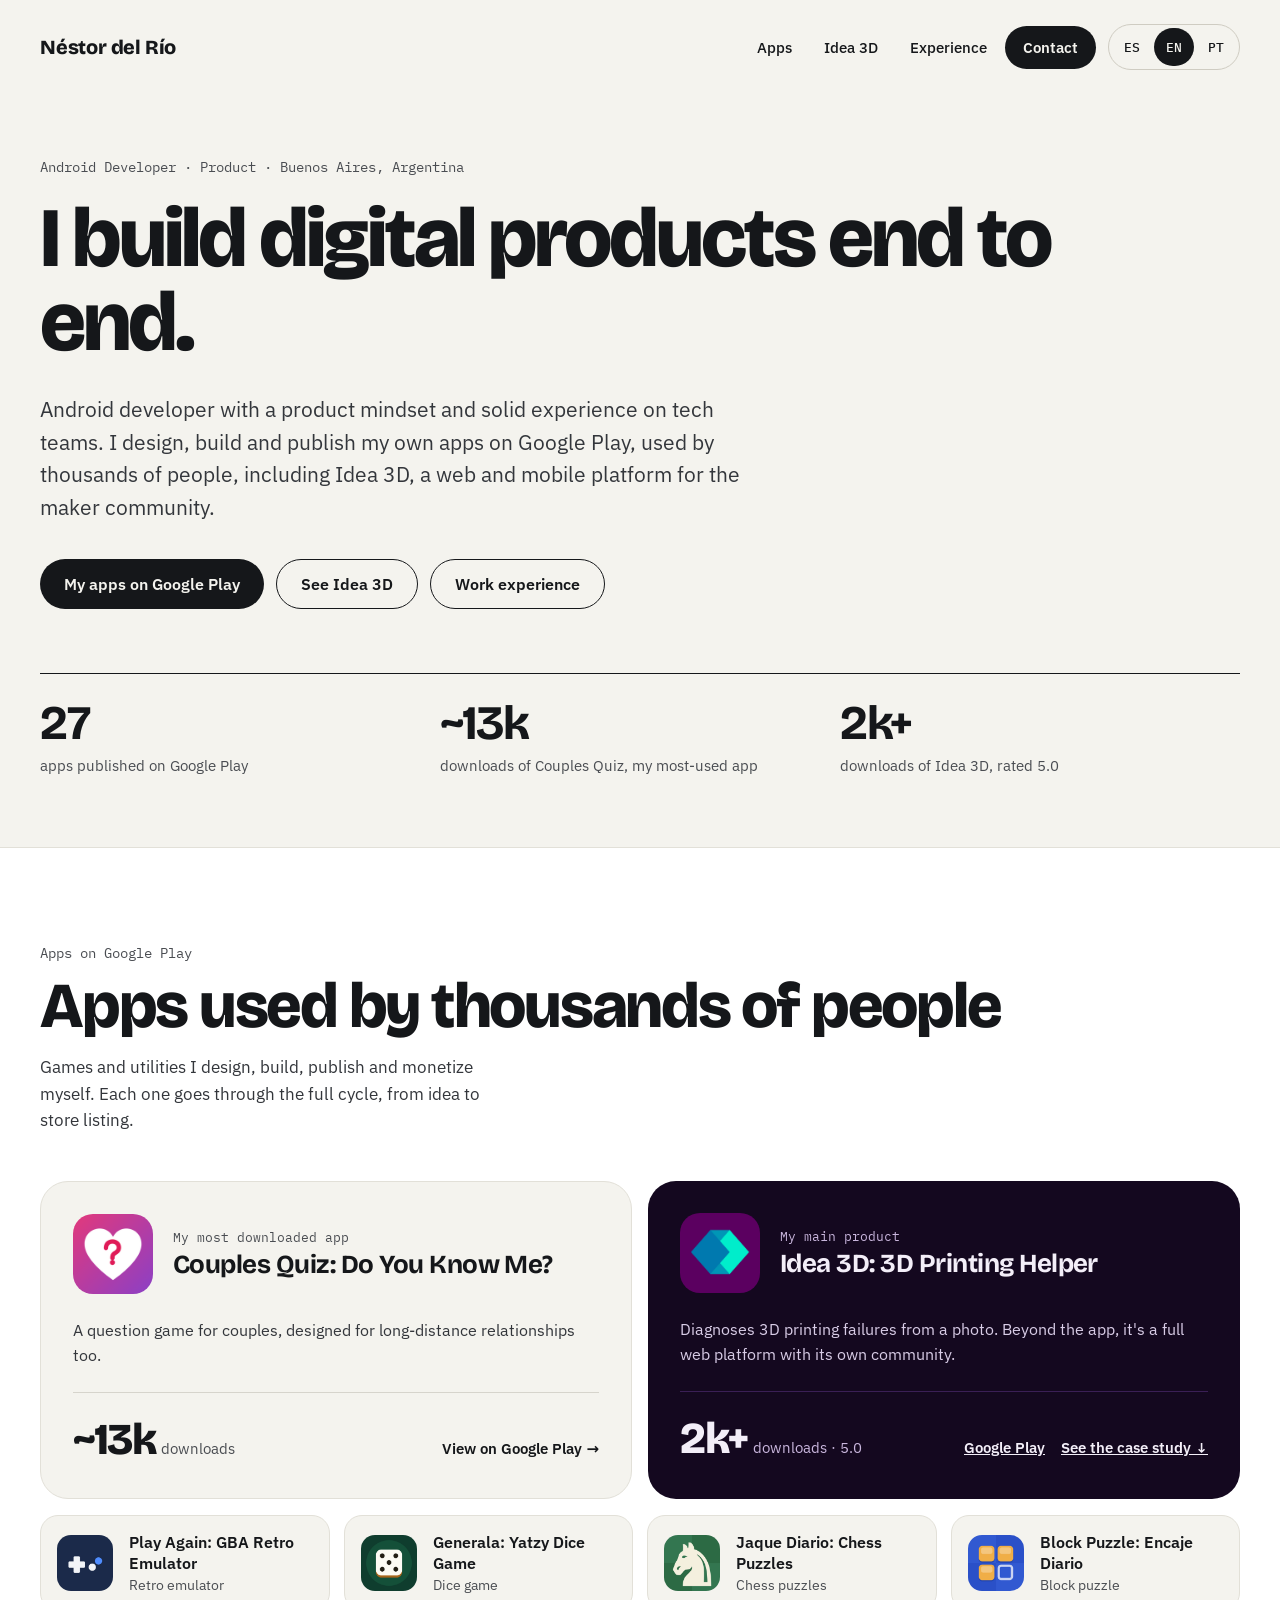
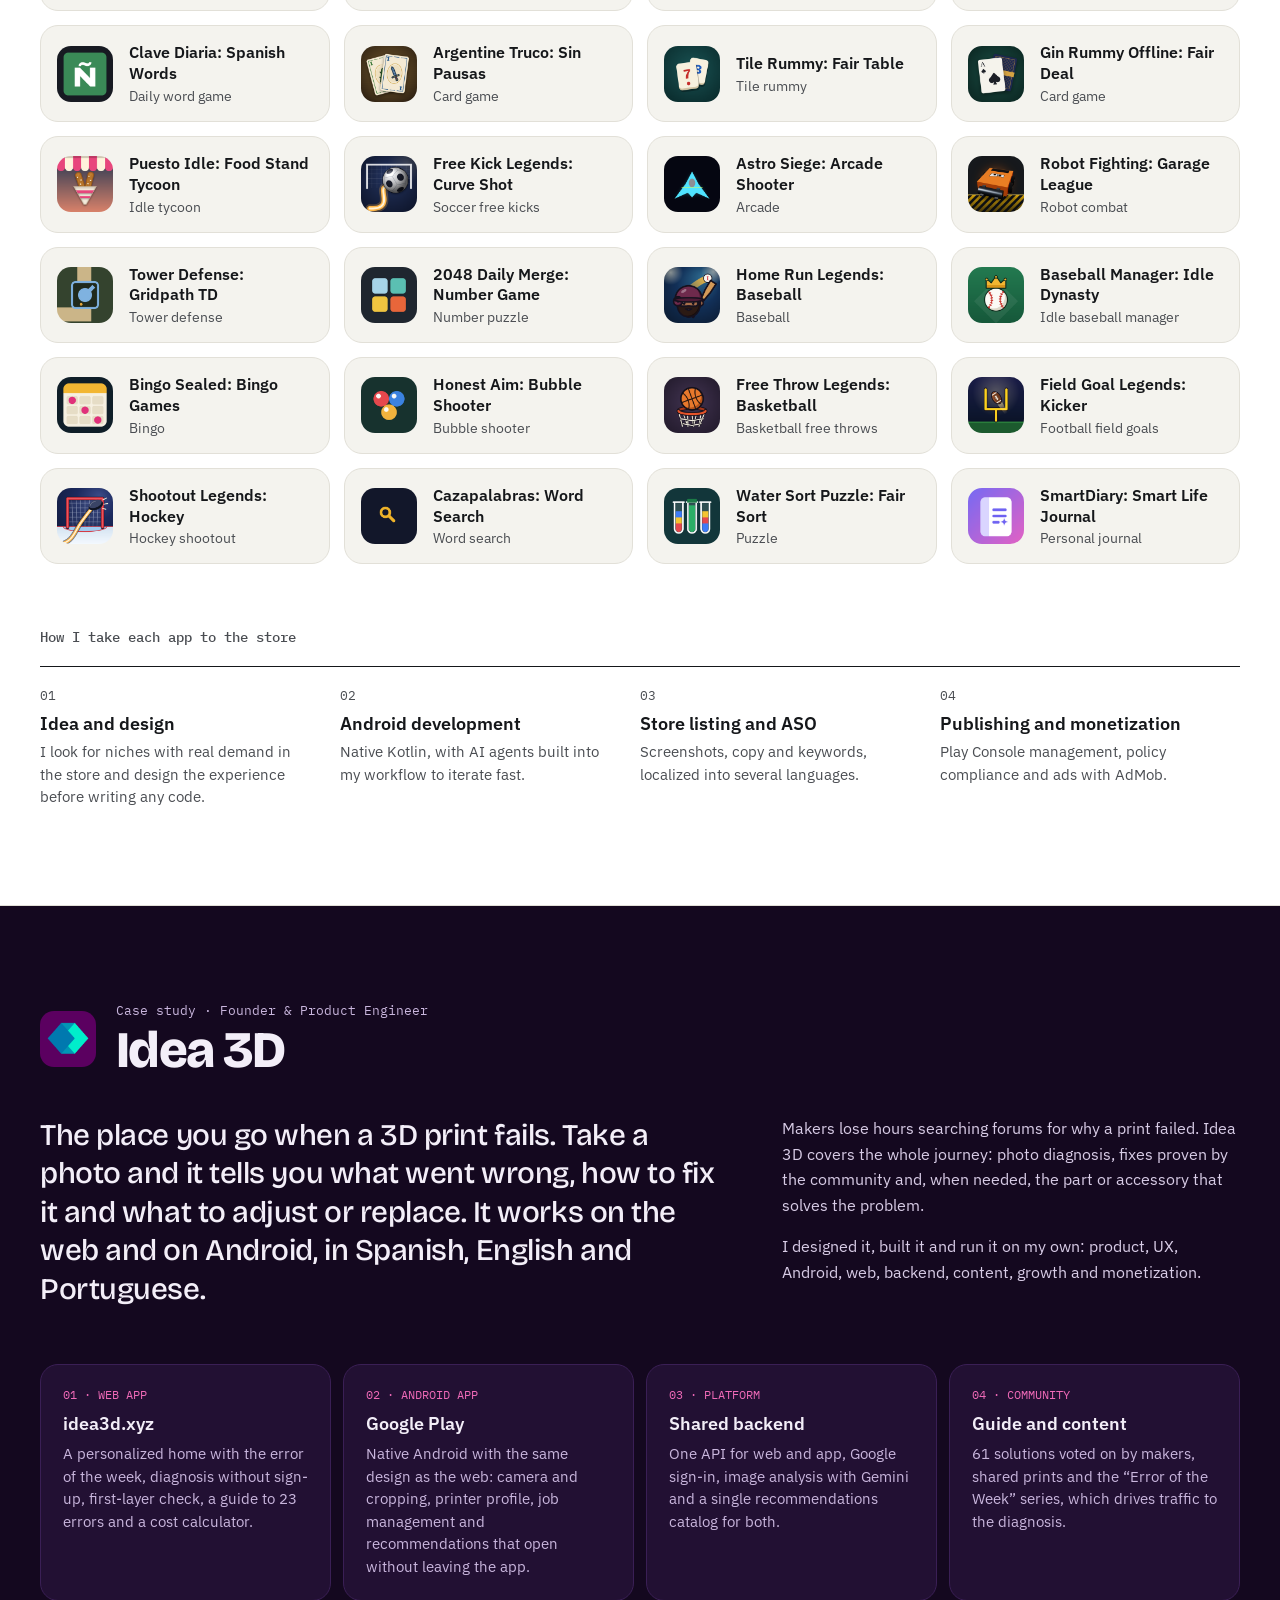
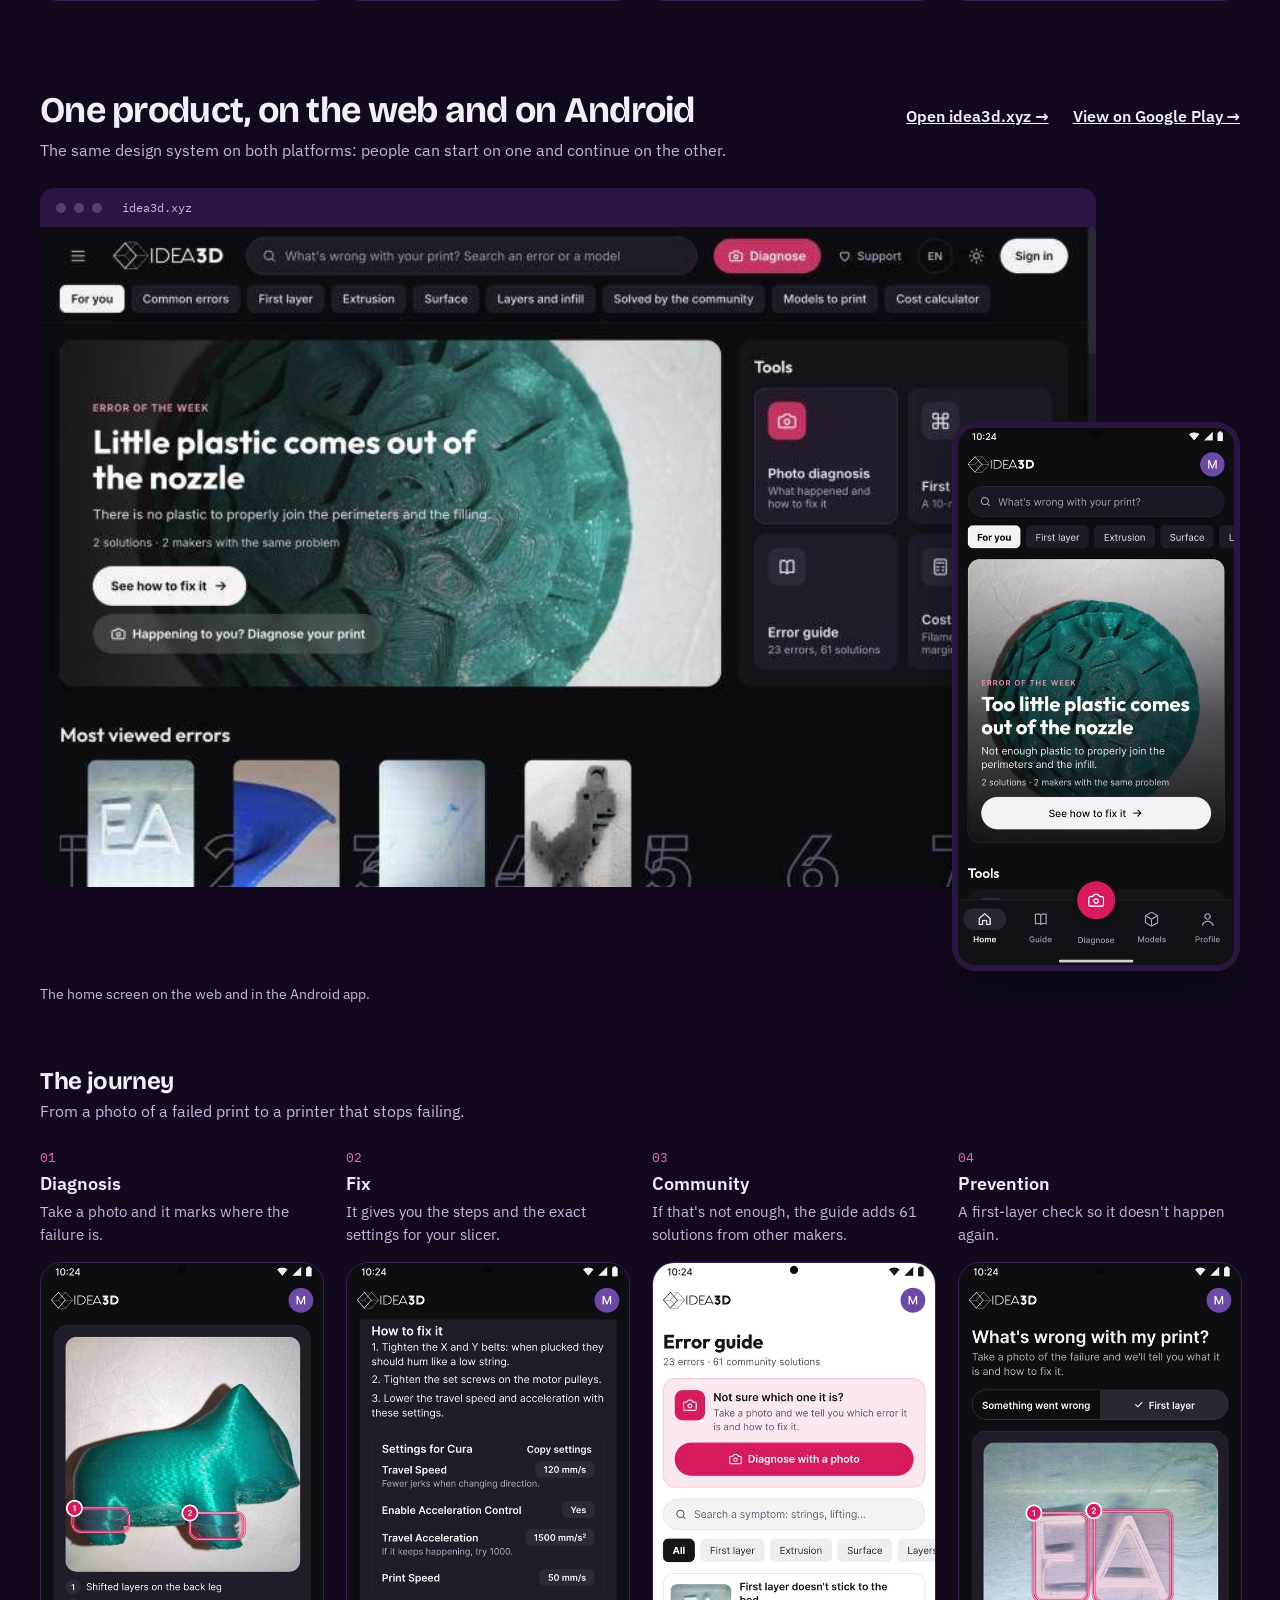
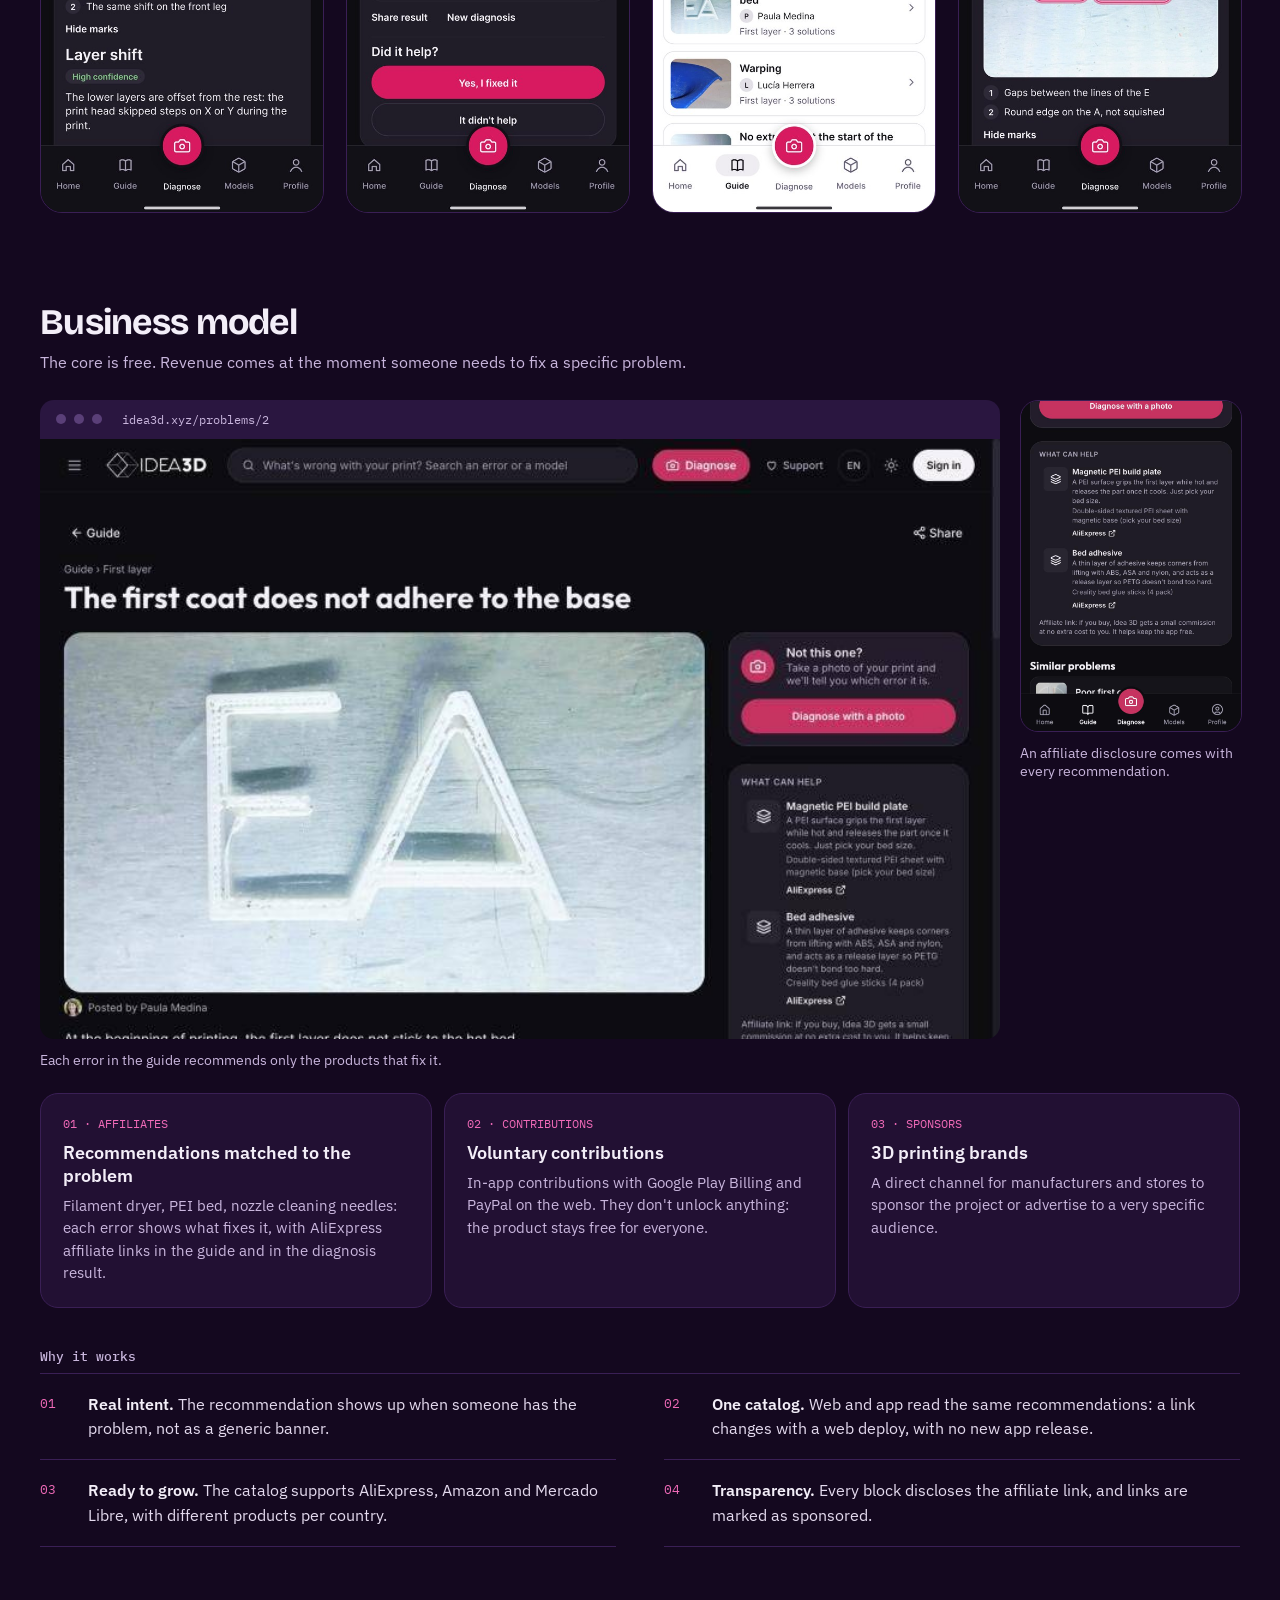
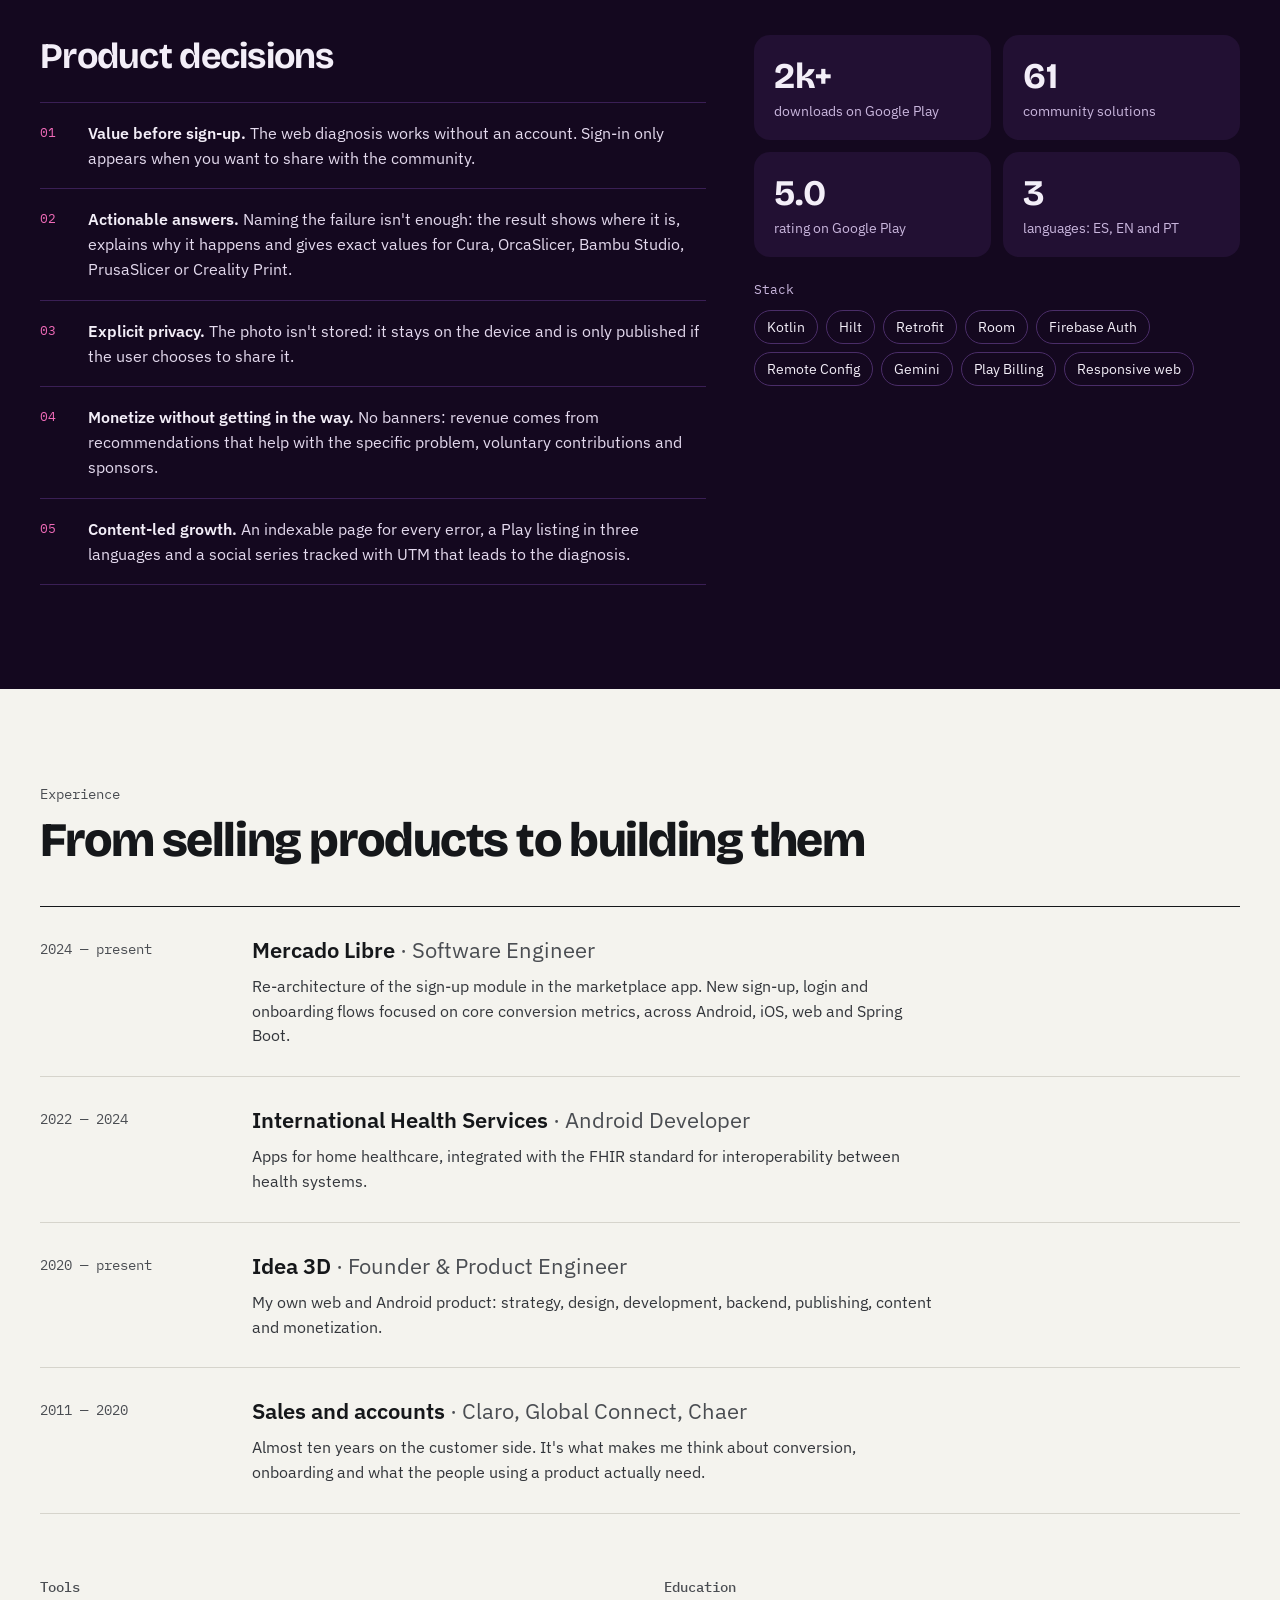
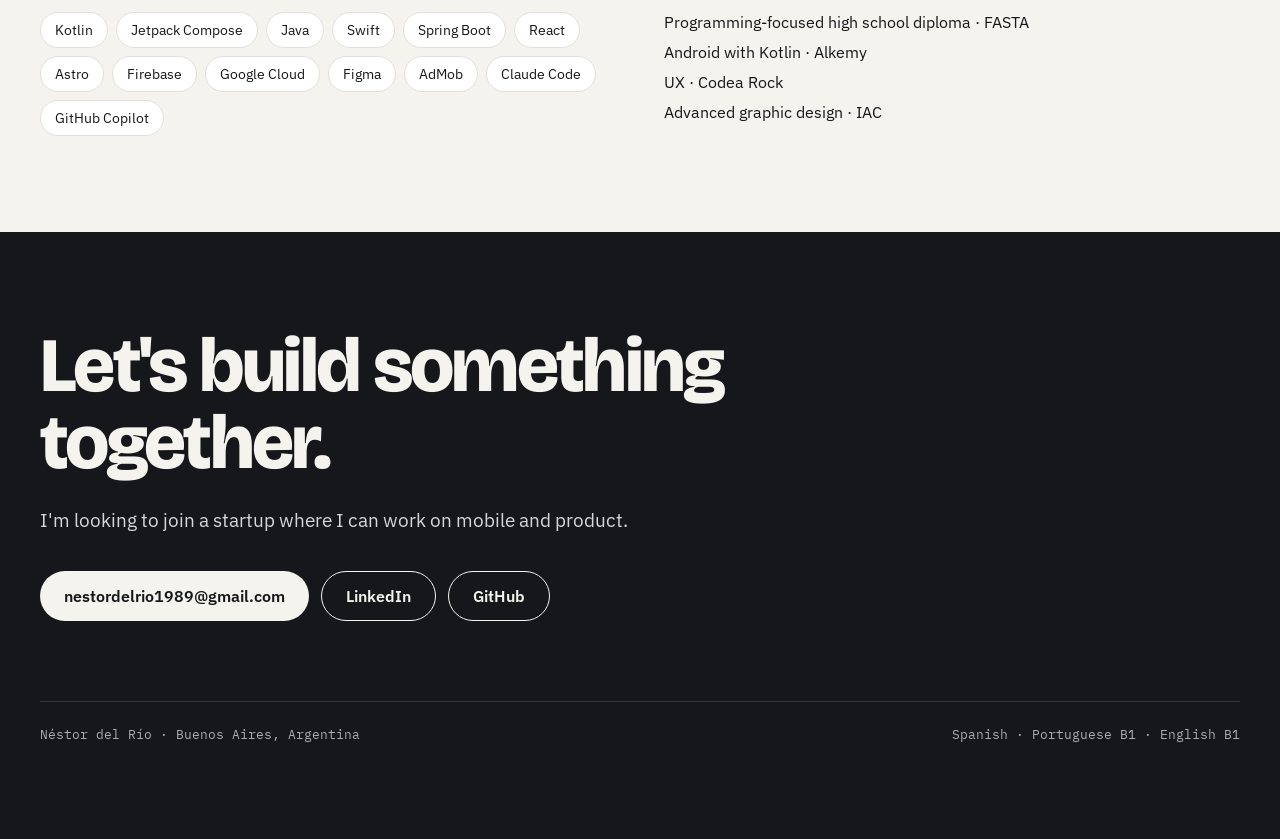
<file: en/index.html>
<!doctype html>
<html lang="en">
<head>
<meta charset="utf-8">
<meta name="viewport" content="width=device-width, initial-scale=1">
<title>Néstor del Río · Android Developer & Product</title>
<meta name="description" content="Android developer with a product mindset. Apps on Google Play used by thousands of people, and Idea 3D, a web and mobile platform for makers.">
<link rel="canonical" href="https://nestordelrio.dev/en/">
<link rel="alternate" hreflang="es" href="https://nestordelrio.dev/">
<link rel="alternate" hreflang="en" href="https://nestordelrio.dev/en/">
<link rel="alternate" hreflang="pt-BR" href="https://nestordelrio.dev/pt/">
<link rel="alternate" hreflang="x-default" href="https://nestordelrio.dev/">
<meta name="theme-color" content="#F4F3EE">
<link rel="icon" type="image/png" sizes="32x32" href="/favicon-32.png">
<link rel="icon" type="image/png" sizes="192x192" href="/favicon-192.png">
<link rel="apple-touch-icon" href="/apple-touch-icon.png">
<meta property="og:type" content="website">
<meta property="og:site_name" content="Néstor del Río">
<meta property="og:title" content="Néstor del Río · Android Developer & Product">
<meta property="og:description" content="Android developer with a product mindset. Apps on Google Play used by thousands of people, and Idea 3D, a web and mobile platform for makers.">
<meta property="og:url" content="https://nestordelrio.dev/en/">
<meta property="og:image" content="https://nestordelrio.dev/og-en.png">
<meta property="og:image:width" content="1200">
<meta property="og:image:height" content="630">
<meta property="og:locale" content="en_US">
<meta property="og:locale:alternate" content="es_AR">
<meta property="og:locale:alternate" content="pt_BR">
<meta name="twitter:card" content="summary_large_image">
<link rel="preload" href="/assets/fonts/bricolage-grotesque-latin.woff2" as="font" type="font/woff2" crossorigin>
<link rel="preload" href="/assets/fonts/ibm-plex-sans-400.woff2" as="font" type="font/woff2" crossorigin>
<link rel="stylesheet" href="/assets/fonts.css">
<style>
html{scroll-behavior:smooth}
img{max-width:100%}
body{margin:0;background:#F4F3EE;color:#15171A;font-family:'IBM Plex Sans',system-ui,sans-serif;-webkit-font-smoothing:antialiased}
a{color:#15171A}a:hover{color:#5B2BB5}
</style>
<script type="application/ld+json">{"@context": "https://schema.org", "@type": "Person", "name": "Néstor del Río", "jobTitle": "Android Developer", "url": "https://nestordelrio.dev/en/", "address": {"@type": "PostalAddress", "addressLocality": "Buenos Aires", "addressCountry": "AR"}, "sameAs": ["https://www.linkedin.com/in/n%C3%A9stor-del-r%C3%ADo-13a684163", "https://github.com/nestor1989", "https://play.google.com/store/apps/dev?id=6259921152539066392", "https://www.idea3d.xyz/"]}</script>
</head>
<body>
<div style="background: #F4F3EE; color: #15171A; font-family: 'IBM Plex Sans', system-ui, sans-serif">

<header style="max-width: 1200px; margin: 0 auto; padding: 24px; display: flex; flex-wrap: wrap; gap: 16px; align-items: center; justify-content: space-between">
<a href="#inicio" style="font-family: 'Bricolage Grotesque', sans-serif; font-weight: 800; font-size: 20px; text-decoration: none; letter-spacing: -0.01em">Néstor del Río</a>
<nav aria-label="Sections" style="display: flex; flex-wrap: wrap; gap: 4px; align-items: center">
<a href="#apps" style="padding: 12px 14px; font-size: 15px; font-weight: 500; text-decoration: none">Apps</a>
<a href="#idea3d" style="padding: 12px 14px; font-size: 15px; font-weight: 500; text-decoration: none">Idea 3D</a>
<a href="#experiencia" style="padding: 12px 14px; font-size: 15px; font-weight: 500; text-decoration: none">Experience</a>
<a href="#contacto" style="padding: 12px 18px; font-size: 15px; font-weight: 600; text-decoration: none; background: #15171A; color: #F4F3EE; border-radius: 999px">Contact</a>
<div role="group" aria-label="Language" style="display: flex; gap: 2px; margin-left: 8px; padding: 3px; border: 1px solid #CFCCC2; border-radius: 999px">
<a href="/" lang="es" style="display: inline-flex; align-items: center; min-height: 38px; padding: 0 12px; font-family: 'IBM Plex Mono', monospace; font-size: 13px; font-weight: 500; text-decoration: none; border-radius: 999px">ES</a>
<a href="/en/" aria-current="page" style="display: inline-flex; align-items: center; min-height: 38px; padding: 0 12px; font-family: 'IBM Plex Mono', monospace; font-size: 13px; font-weight: 500; text-decoration: none; background: #15171A; color: #F4F3EE; border-radius: 999px">EN</a>
<a href="/pt/" lang="pt" style="display: inline-flex; align-items: center; min-height: 38px; padding: 0 12px; font-family: 'IBM Plex Mono', monospace; font-size: 13px; font-weight: 500; text-decoration: none; border-radius: 999px">PT</a>
</div>
</nav>
</header>

<section id="inicio" style="max-width: 1200px; margin: 0 auto; padding: 64px 24px 72px">
<p style="margin: 0 0 20px; font-family: 'IBM Plex Mono', monospace; font-size: 14px; color: #4A4D52">Android Developer · Product · Buenos Aires, Argentina</p>
<h1 style="margin: 0; font-family: 'Bricolage Grotesque', sans-serif; font-weight: 800; font-size: clamp(42px, 6.6vw, 92px); line-height: 1; letter-spacing: -0.035em; max-width: 1050px">I build digital products end to end.</h1>
<p style="margin: 28px 0 0; font-size: clamp(18px, 2vw, 21px); line-height: 1.55; max-width: 720px; color: #33363B">Android developer with a product mindset and solid experience on tech teams. I design, build and publish my own apps on Google Play, used by thousands of people, including Idea 3D, a web and mobile platform for the maker community.</p>
<div style="display: flex; flex-wrap: wrap; gap: 12px; margin-top: 36px">
<a href="https://play.google.com/store/apps/dev?id=6259921152539066392" style="display: inline-flex; align-items: center; min-height: 48px; padding: 0 24px; background: #15171A; color: #F4F3EE; font-weight: 600; font-size: 16px; text-decoration: none; border-radius: 999px">My apps on Google Play</a>
<a href="#idea3d" style="display: inline-flex; align-items: center; min-height: 48px; padding: 0 24px; border: 1.5px solid #15171A; font-weight: 600; font-size: 16px; text-decoration: none; border-radius: 999px">See Idea 3D</a>
<a href="#experiencia" style="display: inline-flex; align-items: center; min-height: 48px; padding: 0 24px; border: 1.5px solid #15171A; font-weight: 600; font-size: 16px; text-decoration: none; border-radius: 999px">Work experience</a>
</div>
<div style="display: grid; grid-template-columns: repeat(auto-fit, minmax(220px, 1fr)); margin-top: 64px; border-top: 1.5px solid #15171A">
<div style="padding: 20px 24px 0 0">
<div style="font-family: 'Bricolage Grotesque', sans-serif; font-weight: 700; font-size: 48px; letter-spacing: -0.03em">27</div>
<div style="font-size: 15px; color: #4A4D52; margin-top: 4px">apps published on Google Play</div>
</div>
<div style="padding: 20px 24px 0 0">
<div style="font-family: 'Bricolage Grotesque', sans-serif; font-weight: 700; font-size: 48px; letter-spacing: -0.03em">~13k</div>
<div style="font-size: 15px; color: #4A4D52; margin-top: 4px">downloads of Couples Quiz, my most-used app</div>
</div>
<div style="padding: 20px 24px 0 0">
<div style="font-family: 'Bricolage Grotesque', sans-serif; font-weight: 700; font-size: 48px; letter-spacing: -0.03em">2k+</div>
<div style="font-size: 15px; color: #4A4D52; margin-top: 4px">downloads of Idea 3D, rated 5.0</div>
</div>
</div>
</section>

<section id="apps" style="background: #FFFFFF; border-top: 1px solid #E2E0D8; border-bottom: 1px solid #E2E0D8; padding: 96px 24px">
<div style="max-width: 1200px; margin: 0 auto">
<div style="display: flex; flex-wrap: wrap; gap: 16px 48px; align-items: flex-end; justify-content: space-between">
<div>
<p style="margin: 0 0 12px; font-family: 'IBM Plex Mono', monospace; font-size: 14px; color: #4A4D52">Apps on Google Play</p>
<h2 style="margin: 0; font-family: 'Bricolage Grotesque', sans-serif; font-weight: 800; font-size: clamp(36px, 5vw, 64px); letter-spacing: -0.035em; line-height: 1">Apps used by thousands of people</h2>
</div>
<p style="margin: 0; font-size: 17px; line-height: 1.55; color: #33363B; max-width: 440px">Games and utilities I design, build, publish and monetize myself. Each one goes through the full cycle, from idea to store listing.</p>
</div>

<div style="display: grid; grid-template-columns: repeat(auto-fit, minmax(320px, 1fr)); gap: 16px; margin-top: 48px">
<a href="https://play.google.com/store/apps/details?id=com.idea3d.juegoparaparejas" style="display: flex; flex-direction: column; gap: 24px; padding: 32px; background: #F4F3EE; border: 1px solid #E2E0D8; border-radius: 28px; text-decoration: none; color: #15171A">
<div style="display: flex; gap: 20px; align-items: center">
<img src="/assets/img/icon-couples.png" alt="Couples Quiz icon" style="flex: 0 0 80px; width: 80px; height: 80px; border-radius: 20px">
<div style="min-width: 0">
<div style="font-family: 'IBM Plex Mono', monospace; font-size: 13px; color: #4A4D52">My most downloaded app</div>
<div style="font-family: 'Bricolage Grotesque', sans-serif; font-weight: 700; font-size: 26px; letter-spacing: -0.02em; line-height: 1.15; margin-top: 4px">Couples Quiz: Do You Know Me?</div>
</div>
</div>
<p style="margin: 0; font-size: 16px; line-height: 1.55; color: #33363B">A question game for couples, designed for long-distance relationships too.</p>
<div style="display: flex; flex-wrap: wrap; gap: 12px; align-items: baseline; justify-content: space-between; margin-top: auto; padding-top: 20px; border-top: 1px solid #D6D4CC">
<div><span style="font-family: 'Bricolage Grotesque', sans-serif; font-weight: 800; font-size: 44px; letter-spacing: -0.03em">~13k</span> <span style="font-size: 15px; color: #4A4D52">downloads</span></div>
<span style="font-weight: 600; font-size: 15px">View on Google Play →</span>
</div>
</a>
<div style="display: flex; flex-direction: column; gap: 24px; padding: 32px; background: #14081F; color: #F3EEF8; border-radius: 28px">
<div style="display: flex; gap: 20px; align-items: center">
<img src="/assets/img/icon-idea3d.png" alt="Idea 3D icon" style="flex: 0 0 80px; width: 80px; height: 80px; border-radius: 20px">
<div style="min-width: 0">
<div style="font-family: 'IBM Plex Mono', monospace; font-size: 13px; color: #C9B6DD">My main product</div>
<div style="font-family: 'Bricolage Grotesque', sans-serif; font-weight: 700; font-size: 26px; letter-spacing: -0.02em; line-height: 1.15; margin-top: 4px">Idea 3D: 3D Printing Helper</div>
</div>
</div>
<p style="margin: 0; font-size: 16px; line-height: 1.55; color: #D8CCE6">Diagnoses 3D printing failures from a photo. Beyond the app, it's a full web platform with its own community.</p>
<div style="display: flex; flex-wrap: wrap; gap: 12px 20px; align-items: baseline; justify-content: space-between; margin-top: auto; padding-top: 20px; border-top: 1px solid #3A1F55">
<div><span style="font-family: 'Bricolage Grotesque', sans-serif; font-weight: 800; font-size: 44px; letter-spacing: -0.03em">2k+</span> <span style="font-size: 15px; color: #C9B6DD">downloads · 5.0</span></div>
<div style="display: flex; flex-wrap: wrap; gap: 4px 16px">
<a href="https://play.google.com/store/apps/details?id=com.idea3d.idea3d" style="color: #F3EEF8; font-weight: 600; font-size: 15px; padding: 10px 0">Google Play</a>
<a href="#idea3d" style="color: #F3EEF8; font-weight: 600; font-size: 15px; padding: 10px 0">See the case study ↓</a>
</div>
</div>
</div>
</div>

<div style="display: grid; grid-template-columns: repeat(auto-fill, minmax(270px, 1fr)); gap: 14px; margin-top: 16px">
<a href="https://play.google.com/store/apps/details?id=com.nestordelrio.playagain" style="display: flex; gap: 16px; align-items: center; padding: 16px; background: #F4F3EE; border: 1px solid #E2E0D8; border-radius: 18px; text-decoration: none; color: #15171A">
<img src="/assets/img/icon-gba.png" alt="" style="flex: 0 0 56px; width: 56px; height: 56px; border-radius: 14px">
<div style="min-width: 0">
<div style="font-weight: 600; font-size: 16px; line-height: 1.3">Play Again: GBA Retro Emulator</div>
<div style="font-size: 14px; color: #4A4D52; margin-top: 3px">Retro emulator</div>
</div>
</a>
<a href="https://play.google.com/store/apps/details?id=com.nestordelrio.generala" style="display: flex; gap: 16px; align-items: center; padding: 16px; background: #F4F3EE; border: 1px solid #E2E0D8; border-radius: 18px; text-decoration: none; color: #15171A">
<img src="/assets/img/icon-generala.png" alt="" style="flex: 0 0 56px; width: 56px; height: 56px; border-radius: 14px">
<div style="min-width: 0">
<div style="font-weight: 600; font-size: 16px; line-height: 1.3">Generala: Yatzy Dice Game</div>
<div style="font-size: 14px; color: #4A4D52; margin-top: 3px">Dice game</div>
</div>
</a>
<a href="https://play.google.com/store/apps/details?id=com.nestordelrio.jaquediario" style="display: flex; gap: 16px; align-items: center; padding: 16px; background: #F4F3EE; border: 1px solid #E2E0D8; border-radius: 18px; text-decoration: none; color: #15171A">
<img src="/assets/img/icon-jaque.png" alt="" style="flex: 0 0 56px; width: 56px; height: 56px; border-radius: 14px">
<div style="min-width: 0">
<div style="font-weight: 600; font-size: 16px; line-height: 1.3">Jaque Diario: Chess Puzzles</div>
<div style="font-size: 14px; color: #4A4D52; margin-top: 3px">Chess puzzles</div>
</div>
</a>
<a href="https://play.google.com/store/apps/details?id=com.nestordelrio.encajediario" style="display: flex; gap: 16px; align-items: center; padding: 16px; background: #F4F3EE; border: 1px solid #E2E0D8; border-radius: 18px; text-decoration: none; color: #15171A">
<img src="/assets/img/icon-encaje.png" alt="" style="flex: 0 0 56px; width: 56px; height: 56px; border-radius: 14px">
<div style="min-width: 0">
<div style="font-weight: 600; font-size: 16px; line-height: 1.3">Block Puzzle: Encaje Diario</div>
<div style="font-size: 14px; color: #4A4D52; margin-top: 3px">Block puzzle</div>
</div>
</a>
<a href="https://play.google.com/store/apps/details?id=com.idea3d.clavediaria" style="display: flex; gap: 16px; align-items: center; padding: 16px; background: #F4F3EE; border: 1px solid #E2E0D8; border-radius: 18px; text-decoration: none; color: #15171A">
<img src="/assets/img/icon-clave.png" alt="" style="flex: 0 0 56px; width: 56px; height: 56px; border-radius: 14px">
<div style="min-width: 0">
<div style="font-weight: 600; font-size: 16px; line-height: 1.3">Clave Diaria: Spanish Words</div>
<div style="font-size: 14px; color: #4A4D52; margin-top: 3px">Daily word game</div>
</div>
</a>
<a href="https://play.google.com/store/apps/details?id=com.nestordelrio.truco" style="display: flex; gap: 16px; align-items: center; padding: 16px; background: #F4F3EE; border: 1px solid #E2E0D8; border-radius: 18px; text-decoration: none; color: #15171A">
<img src="/assets/img/icon-truco.png" alt="" style="flex: 0 0 56px; width: 56px; height: 56px; border-radius: 14px">
<div style="min-width: 0">
<div style="font-weight: 600; font-size: 16px; line-height: 1.3">Argentine Truco: Sin Pausas</div>
<div style="font-size: 14px; color: #4A4D52; margin-top: 3px">Card game</div>
</div>
</a>
<a href="https://play.google.com/store/apps/details?id=com.nestordelrio.fichas" style="display: flex; gap: 16px; align-items: center; padding: 16px; background: #F4F3EE; border: 1px solid #E2E0D8; border-radius: 18px; text-decoration: none; color: #15171A">
<img src="/assets/img/icon-tilerummy.png" alt="" style="flex: 0 0 56px; width: 56px; height: 56px; border-radius: 14px">
<div style="min-width: 0">
<div style="font-weight: 600; font-size: 16px; line-height: 1.3">Tile Rummy: Fair Table</div>
<div style="font-size: 14px; color: #4A4D52; margin-top: 3px">Tile rummy</div>
</div>
</a>
<a href="https://play.google.com/store/apps/details?id=com.nestordelrio.ginrummy" style="display: flex; gap: 16px; align-items: center; padding: 16px; background: #F4F3EE; border: 1px solid #E2E0D8; border-radius: 18px; text-decoration: none; color: #15171A">
<img src="/assets/img/icon-ginrummy.png" alt="" style="flex: 0 0 56px; width: 56px; height: 56px; border-radius: 14px">
<div style="min-width: 0">
<div style="font-weight: 600; font-size: 16px; line-height: 1.3">Gin Rummy Offline: Fair Deal</div>
<div style="font-size: 14px; color: #4A4D52; margin-top: 3px">Card game</div>
</div>
</a>
<a href="https://play.google.com/store/apps/details?id=com.nestordelrio.puestoidle" style="display: flex; gap: 16px; align-items: center; padding: 16px; background: #F4F3EE; border: 1px solid #E2E0D8; border-radius: 18px; text-decoration: none; color: #15171A">
<img src="/assets/img/icon-puesto.png" alt="" style="flex: 0 0 56px; width: 56px; height: 56px; border-radius: 14px">
<div style="min-width: 0">
<div style="font-weight: 600; font-size: 16px; line-height: 1.3">Puesto Idle: Food Stand Tycoon</div>
<div style="font-size: 14px; color: #4A4D52; margin-top: 3px">Idle tycoon</div>
</div>
</a>
<a href="https://play.google.com/store/apps/details?id=com.nestordelrio.freekicklegends" style="display: flex; gap: 16px; align-items: center; padding: 16px; background: #F4F3EE; border: 1px solid #E2E0D8; border-radius: 18px; text-decoration: none; color: #15171A">
<img src="/assets/img/icon-freekick.png" alt="" style="flex: 0 0 56px; width: 56px; height: 56px; border-radius: 14px">
<div style="min-width: 0">
<div style="font-weight: 600; font-size: 16px; line-height: 1.3">Free Kick Legends: Curve Shot</div>
<div style="font-size: 14px; color: #4A4D52; margin-top: 3px">Soccer free kicks</div>
</div>
</a>
<a href="https://play.google.com/store/apps/details?id=com.nestordev.astrosiege" style="display: flex; gap: 16px; align-items: center; padding: 16px; background: #F4F3EE; border: 1px solid #E2E0D8; border-radius: 18px; text-decoration: none; color: #15171A">
<img src="/assets/img/icon-astro.png" alt="" style="flex: 0 0 56px; width: 56px; height: 56px; border-radius: 14px">
<div style="min-width: 0">
<div style="font-weight: 600; font-size: 16px; line-height: 1.3">Astro Siege: Arcade Shooter</div>
<div style="font-size: 14px; color: #4A4D52; margin-top: 3px">Arcade</div>
</div>
</a>
<a href="https://play.google.com/store/apps/details?id=com.nestordelrio.garageleague" style="display: flex; gap: 16px; align-items: center; padding: 16px; background: #F4F3EE; border: 1px solid #E2E0D8; border-radius: 18px; text-decoration: none; color: #15171A">
<img src="/assets/img/icon-garageleague.png" alt="" style="flex: 0 0 56px; width: 56px; height: 56px; border-radius: 14px">
<div style="min-width: 0">
<div style="font-weight: 600; font-size: 16px; line-height: 1.3">Robot Fighting: Garage League</div>
<div style="font-size: 14px; color: #4A4D52; margin-top: 3px">Robot combat</div>
</div>
</a>
<a href="https://play.google.com/store/apps/details?id=com.nestordelrio.gridpathtd" style="display: flex; gap: 16px; align-items: center; padding: 16px; background: #F4F3EE; border: 1px solid #E2E0D8; border-radius: 18px; text-decoration: none; color: #15171A">
<img src="/assets/img/icon-gridpath.png" alt="" style="flex: 0 0 56px; width: 56px; height: 56px; border-radius: 14px">
<div style="min-width: 0">
<div style="font-weight: 600; font-size: 16px; line-height: 1.3">Tower Defense: Gridpath TD</div>
<div style="font-size: 14px; color: #4A4D52; margin-top: 3px">Tower defense</div>
</div>
</a>
<a href="https://play.google.com/store/apps/details?id=com.nestordelrio.fusiondiaria" style="display: flex; gap: 16px; align-items: center; padding: 16px; background: #F4F3EE; border: 1px solid #E2E0D8; border-radius: 18px; text-decoration: none; color: #15171A">
<img src="/assets/img/icon-fusion.png" alt="" style="flex: 0 0 56px; width: 56px; height: 56px; border-radius: 14px">
<div style="min-width: 0">
<div style="font-weight: 600; font-size: 16px; line-height: 1.3">2048 Daily Merge: Number Game</div>
<div style="font-size: 14px; color: #4A4D52; margin-top: 3px">Number puzzle</div>
</div>
</a>
<a href="https://play.google.com/store/apps/details?id=com.nestordelrio.homerunlegends" style="display: flex; gap: 16px; align-items: center; padding: 16px; background: #F4F3EE; border: 1px solid #E2E0D8; border-radius: 18px; text-decoration: none; color: #15171A">
<img src="/assets/img/icon-homerun.png" alt="" style="flex: 0 0 56px; width: 56px; height: 56px; border-radius: 14px">
<div style="min-width: 0">
<div style="font-weight: 600; font-size: 16px; line-height: 1.3">Home Run Legends: Baseball</div>
<div style="font-size: 14px; color: #4A4D52; margin-top: 3px">Baseball</div>
</div>
</a>
<a href="https://play.google.com/store/apps/details?id=com.nestordelrio.baseballdynasty" style="display: flex; gap: 16px; align-items: center; padding: 16px; background: #F4F3EE; border: 1px solid #E2E0D8; border-radius: 18px; text-decoration: none; color: #15171A">
<img src="/assets/img/icon-baseballdynasty.png" alt="" style="flex: 0 0 56px; width: 56px; height: 56px; border-radius: 14px">
<div style="min-width: 0">
<div style="font-weight: 600; font-size: 16px; line-height: 1.3">Baseball Manager: Idle Dynasty</div>
<div style="font-size: 14px; color: #4A4D52; margin-top: 3px">Idle baseball manager</div>
</div>
</a>
<a href="https://play.google.com/store/apps/details?id=com.nestordelrio.bingosellado" style="display: flex; gap: 16px; align-items: center; padding: 16px; background: #F4F3EE; border: 1px solid #E2E0D8; border-radius: 18px; text-decoration: none; color: #15171A">
<img src="/assets/img/icon-bingo.png" alt="" style="flex: 0 0 56px; width: 56px; height: 56px; border-radius: 14px">
<div style="min-width: 0">
<div style="font-weight: 600; font-size: 16px; line-height: 1.3">Bingo Sealed: Bingo Games</div>
<div style="font-size: 14px; color: #4A4D52; margin-top: 3px">Bingo</div>
</div>
</a>
<a href="https://play.google.com/store/apps/details?id=com.nestordelrio.punteriahonesta" style="display: flex; gap: 16px; align-items: center; padding: 16px; background: #F4F3EE; border: 1px solid #E2E0D8; border-radius: 18px; text-decoration: none; color: #15171A">
<img src="/assets/img/icon-aim.png" alt="" style="flex: 0 0 56px; width: 56px; height: 56px; border-radius: 14px">
<div style="min-width: 0">
<div style="font-weight: 600; font-size: 16px; line-height: 1.3">Honest Aim: Bubble Shooter</div>
<div style="font-size: 14px; color: #4A4D52; margin-top: 3px">Bubble shooter</div>
</div>
</a>
<a href="https://play.google.com/store/apps/details?id=com.nestordelrio.freethrowlegends" style="display: flex; gap: 16px; align-items: center; padding: 16px; background: #F4F3EE; border: 1px solid #E2E0D8; border-radius: 18px; text-decoration: none; color: #15171A">
<img src="/assets/img/icon-freethrow.png" alt="" style="flex: 0 0 56px; width: 56px; height: 56px; border-radius: 14px">
<div style="min-width: 0">
<div style="font-weight: 600; font-size: 16px; line-height: 1.3">Free Throw Legends: Basketball</div>
<div style="font-size: 14px; color: #4A4D52; margin-top: 3px">Basketball free throws</div>
</div>
</a>
<a href="https://play.google.com/store/apps/details?id=com.nestordelrio.fieldgoallegends" style="display: flex; gap: 16px; align-items: center; padding: 16px; background: #F4F3EE; border: 1px solid #E2E0D8; border-radius: 18px; text-decoration: none; color: #15171A">
<img src="/assets/img/icon-fieldgoal.png" alt="" style="flex: 0 0 56px; width: 56px; height: 56px; border-radius: 14px">
<div style="min-width: 0">
<div style="font-weight: 600; font-size: 16px; line-height: 1.3">Field Goal Legends: Kicker</div>
<div style="font-size: 14px; color: #4A4D52; margin-top: 3px">Football field goals</div>
</div>
</a>
<a href="https://play.google.com/store/apps/details?id=com.nestordelrio.shootoutlegends" style="display: flex; gap: 16px; align-items: center; padding: 16px; background: #F4F3EE; border: 1px solid #E2E0D8; border-radius: 18px; text-decoration: none; color: #15171A">
<img src="/assets/img/icon-shootout.png" alt="" style="flex: 0 0 56px; width: 56px; height: 56px; border-radius: 14px">
<div style="min-width: 0">
<div style="font-weight: 600; font-size: 16px; line-height: 1.3">Shootout Legends: Hockey</div>
<div style="font-size: 14px; color: #4A4D52; margin-top: 3px">Hockey shootout</div>
</div>
</a>
<a href="https://play.google.com/store/apps/details?id=com.nestordelrio.cazapalabras" style="display: flex; gap: 16px; align-items: center; padding: 16px; background: #F4F3EE; border: 1px solid #E2E0D8; border-radius: 18px; text-decoration: none; color: #15171A">
<img src="/assets/img/icon-caza.png" alt="" style="flex: 0 0 56px; width: 56px; height: 56px; border-radius: 14px">
<div style="min-width: 0">
<div style="font-weight: 600; font-size: 16px; line-height: 1.3">Cazapalabras: Word Search</div>
<div style="font-size: 14px; color: #4A4D52; margin-top: 3px">Word search</div>
</div>
</a>
<a href="https://play.google.com/store/apps/details?id=com.nestordelrio.colores" style="display: flex; gap: 16px; align-items: center; padding: 16px; background: #F4F3EE; border: 1px solid #E2E0D8; border-radius: 18px; text-decoration: none; color: #15171A">
<img src="/assets/img/icon-water.png" alt="" style="flex: 0 0 56px; width: 56px; height: 56px; border-radius: 14px">
<div style="min-width: 0">
<div style="font-weight: 600; font-size: 16px; line-height: 1.3">Water Sort Puzzle: Fair Sort</div>
<div style="font-size: 14px; color: #4A4D52; margin-top: 3px">Puzzle</div>
</div>
</a>
<a href="https://play.google.com/store/apps/details?id=com.daily.you" style="display: flex; gap: 16px; align-items: center; padding: 16px; background: #F4F3EE; border: 1px solid #E2E0D8; border-radius: 18px; text-decoration: none; color: #15171A">
<img src="/assets/img/icon-diary.png" alt="" style="flex: 0 0 56px; width: 56px; height: 56px; border-radius: 14px">
<div style="min-width: 0">
<div style="font-weight: 600; font-size: 16px; line-height: 1.3">SmartDiary: Smart Life Journal</div>
<div style="font-size: 14px; color: #4A4D52; margin-top: 3px">Personal journal</div>
</div>
</a>
</div>

<div style="margin-top: 64px">
<h3 style="margin: 0 0 20px; font-family: 'IBM Plex Mono', monospace; font-size: 14px; font-weight: 500; color: #4A4D52">How I take each app to the store</h3>
<div style="display: grid; grid-template-columns: repeat(auto-fit, minmax(220px, 1fr)); gap: 0; border-top: 1.5px solid #15171A">
<div style="padding: 20px 24px 0 0">
<div style="font-family: 'IBM Plex Mono', monospace; font-size: 13px; color: #4A4D52">01</div>
<div style="font-weight: 600; font-size: 18px; margin-top: 8px">Idea and design</div>
<p style="margin: 6px 0 0; font-size: 15px; line-height: 1.5; color: #4A4D52">I look for niches with real demand in the store and design the experience before writing any code.</p>
</div>
<div style="padding: 20px 24px 0 0">
<div style="font-family: 'IBM Plex Mono', monospace; font-size: 13px; color: #4A4D52">02</div>
<div style="font-weight: 600; font-size: 18px; margin-top: 8px">Android development</div>
<p style="margin: 6px 0 0; font-size: 15px; line-height: 1.5; color: #4A4D52">Native Kotlin, with AI agents built into my workflow to iterate fast.</p>
</div>
<div style="padding: 20px 24px 0 0">
<div style="font-family: 'IBM Plex Mono', monospace; font-size: 13px; color: #4A4D52">03</div>
<div style="font-weight: 600; font-size: 18px; margin-top: 8px">Store listing and ASO</div>
<p style="margin: 6px 0 0; font-size: 15px; line-height: 1.5; color: #4A4D52">Screenshots, copy and keywords, localized into several languages.</p>
</div>
<div style="padding: 20px 24px 0 0">
<div style="font-family: 'IBM Plex Mono', monospace; font-size: 13px; color: #4A4D52">04</div>
<div style="font-weight: 600; font-size: 18px; margin-top: 8px">Publishing and monetization</div>
<p style="margin: 6px 0 0; font-size: 15px; line-height: 1.5; color: #4A4D52">Play Console management, policy compliance and ads with AdMob.</p>
</div>
</div>
</div>
</div>
</section>

<section id="idea3d" style="background: #14081F; color: #F3EEF8; padding: 96px 24px 104px">
<div style="max-width: 1200px; margin: 0 auto">

<div style="display: flex; flex-wrap: wrap; gap: 20px; align-items: center">
<img src="/assets/img/icon-idea3d.png" alt="Idea 3D icon" style="width: 56px; height: 56px; border-radius: 14px">
<div>
<p style="margin: 0; font-family: 'IBM Plex Mono', monospace; font-size: 13px; color: #C9B6DD">Case study · Founder &amp; Product Engineer</p>
<h2 style="margin: 6px 0 0; font-family: 'Bricolage Grotesque', sans-serif; font-weight: 800; font-size: clamp(34px, 4vw, 52px); letter-spacing: -0.03em; line-height: 1">Idea 3D</h2>
</div>
</div>

<div style="display: flex; flex-wrap: wrap; gap: 32px 64px; margin-top: 40px">
<p style="flex: 1 1 520px; min-width: 0; margin: 0; font-family: 'Bricolage Grotesque', sans-serif; font-weight: 500; font-size: clamp(22px, 2.4vw, 30px); line-height: 1.28; letter-spacing: -0.015em">The place you go when a 3D print fails. Take a photo and it tells you what went wrong, how to fix it and what to adjust or replace. It works on the web and on Android, in Spanish, English and Portuguese.</p>
<div style="flex: 1 1 300px; min-width: 0; font-size: 16px; line-height: 1.6; color: #D8CCE6">
<p style="margin: 0">Makers lose hours searching forums for why a print failed. Idea 3D covers the whole journey: photo diagnosis, fixes proven by the community and, when needed, the part or accessory that solves the problem.</p>
<p style="margin: 16px 0 0">I designed it, built it and run it on my own: product, UX, Android, web, backend, content, growth and monetization.</p>
</div>
</div>

<div style="display: grid; grid-template-columns: repeat(auto-fit, minmax(200px, 1fr)); gap: 12px; margin-top: 56px">
<div style="background: #221033; border: 1px solid #3A1F55; border-radius: 18px; padding: 22px">
<div style="font-family: 'IBM Plex Mono', monospace; font-size: 12px; color: #F06AB8">01 · WEB APP</div>
<div style="font-weight: 600; font-size: 18px; margin-top: 10px">idea3d.xyz</div>
<p style="margin: 8px 0 0; font-size: 15px; line-height: 1.5; color: #C9B6DD">A personalized home with the error of the week, diagnosis without sign-up, first-layer check, a guide to 23 errors and a cost calculator.</p>
</div>
<div style="background: #221033; border: 1px solid #3A1F55; border-radius: 18px; padding: 22px">
<div style="font-family: 'IBM Plex Mono', monospace; font-size: 12px; color: #F06AB8">02 · ANDROID APP</div>
<div style="font-weight: 600; font-size: 18px; margin-top: 10px">Google Play</div>
<p style="margin: 8px 0 0; font-size: 15px; line-height: 1.5; color: #C9B6DD">Native Android with the same design as the web: camera and cropping, printer profile, job management and recommendations that open without leaving the app.</p>
</div>
<div style="background: #221033; border: 1px solid #3A1F55; border-radius: 18px; padding: 22px">
<div style="font-family: 'IBM Plex Mono', monospace; font-size: 12px; color: #F06AB8">03 · PLATFORM</div>
<div style="font-weight: 600; font-size: 18px; margin-top: 10px">Shared backend</div>
<p style="margin: 8px 0 0; font-size: 15px; line-height: 1.5; color: #C9B6DD">One API for web and app, Google sign-in, image analysis with Gemini and a single recommendations catalog for both.</p>
</div>
<div style="background: #221033; border: 1px solid #3A1F55; border-radius: 18px; padding: 22px">
<div style="font-family: 'IBM Plex Mono', monospace; font-size: 12px; color: #F06AB8">04 · COMMUNITY</div>
<div style="font-weight: 600; font-size: 18px; margin-top: 10px">Guide and content</div>
<p style="margin: 8px 0 0; font-size: 15px; line-height: 1.5; color: #C9B6DD">61 solutions voted on by makers, shared prints and the “Error of the Week” series, which drives traffic to the diagnosis.</p>
</div>
</div>

<div style="margin-top: 88px">
<div style="display: flex; flex-wrap: wrap; gap: 12px 32px; align-items: baseline; justify-content: space-between">
<div>
<h3 style="margin: 0; font-family: 'Bricolage Grotesque', sans-serif; font-weight: 700; font-size: clamp(26px, 3vw, 36px); letter-spacing: -0.02em">One product, on the web and on Android</h3>
<p style="margin: 8px 0 0; font-size: 16px; color: #C9B6DD; max-width: 720px">The same design system on both platforms: people can start on one and continue on the other.</p>
</div>
<div style="display: flex; flex-wrap: wrap; gap: 4px 24px">
<a href="https://www.idea3d.xyz/" style="color: #F3EEF8; font-weight: 600; font-size: 16px; padding: 12px 0">Open idea3d.xyz →</a>
<a href="https://play.google.com/store/apps/details?id=com.idea3d.idea3d" style="color: #F3EEF8; font-weight: 600; font-size: 16px; padding: 12px 0">View on Google Play →</a>
</div>
</div>
<div style="position: relative; margin-top: 28px; padding: 0 12% 7% 0">
<div>
<div style="background: #2A1640; border-radius: 14px 14px 0 0; padding: 12px 16px; display: flex; gap: 8px; align-items: center">
<span style="width: 10px; height: 10px; border-radius: 50%; background: #5A3F78"></span>
<span style="width: 10px; height: 10px; border-radius: 50%; background: #5A3F78"></span>
<span style="width: 10px; height: 10px; border-radius: 50%; background: #5A3F78"></span>
<span style="margin-left: 12px; font-family: 'IBM Plex Mono', monospace; font-size: 12px; color: #C9B6DD">idea3d.xyz</span>
</div>
<img src="/assets/img/web2-en-home.jpg" alt="Idea 3D home on desktop: the error of the week and shortcuts to the tools" style="display: block; width: 100%; height: auto; border-radius: 0 0 14px 14px">
</div>
<img src="/assets/img/app2-en-2.jpg" alt="Idea 3D Android app home, with the same design as the web" style="position: absolute; right: 0; bottom: 0; width: 23%; height: auto; border-radius: 24px; border: 6px solid #2A1640; box-shadow: 0 24px 48px rgba(0, 0, 0, 0.45)">
</div>
<p style="margin: 14px 0 0; font-size: 14px; color: #C9B6DD">The home screen on the web and in the Android app.</p>

<div style="margin-top: 64px">
<h4 style="margin: 0; font-family: 'Bricolage Grotesque', sans-serif; font-weight: 700; font-size: 24px; letter-spacing: -0.015em">The journey</h4>
<p style="margin: 6px 0 0; font-size: 16px; color: #C9B6DD">From a photo of a failed print to a printer that stops failing.</p>
<div style="display: flex; flex-wrap: wrap; gap: 24px; margin-top: 28px">
<div style="flex: 1 1 140px; min-width: 0; display: flex; flex-direction: column; gap: 16px">
<div>
<div style="font-family: 'IBM Plex Mono', monospace; font-size: 13px; color: #F06AB8">01</div>
<div style="font-weight: 600; font-size: 18px; margin-top: 6px">Diagnosis</div>
<p style="margin: 6px 0 0; font-size: 15px; line-height: 1.5; color: #C9B6DD">Take a photo and it marks where the failure is.</p>
</div>
<img src="/assets/img/app2-en-1.jpg" alt="Diagnosis result with the failures marked on the photo" style="display: block; width: 100%; height: auto; margin-top: auto; border-radius: 22px; border: 1px solid #3A1F55">
</div>
<div style="flex: 1 1 140px; min-width: 0; display: flex; flex-direction: column; gap: 16px">
<div>
<div style="font-family: 'IBM Plex Mono', monospace; font-size: 13px; color: #F06AB8">02</div>
<div style="font-weight: 600; font-size: 18px; margin-top: 6px">Fix</div>
<p style="margin: 6px 0 0; font-size: 15px; line-height: 1.5; color: #C9B6DD">It gives you the steps and the exact settings for your slicer.</p>
</div>
<img src="/assets/img/app2-en-3.jpg" alt="Steps to fix the failure and Cura settings ready to copy" style="display: block; width: 100%; height: auto; margin-top: auto; border-radius: 22px; border: 1px solid #3A1F55">
</div>
<div style="flex: 1 1 140px; min-width: 0; display: flex; flex-direction: column; gap: 16px">
<div>
<div style="font-family: 'IBM Plex Mono', monospace; font-size: 13px; color: #F06AB8">03</div>
<div style="font-weight: 600; font-size: 18px; margin-top: 6px">Community</div>
<p style="margin: 6px 0 0; font-size: 15px; line-height: 1.5; color: #C9B6DD">If that's not enough, the guide adds 61 solutions from other makers.</p>
</div>
<img src="/assets/img/app2-en-4.jpg" alt="Error guide with community solutions" style="display: block; width: 100%; height: auto; margin-top: auto; border-radius: 22px; border: 1px solid #3A1F55">
</div>
<div style="flex: 1 1 140px; min-width: 0; display: flex; flex-direction: column; gap: 16px">
<div>
<div style="font-family: 'IBM Plex Mono', monospace; font-size: 13px; color: #F06AB8">04</div>
<div style="font-weight: 600; font-size: 18px; margin-top: 6px">Prevention</div>
<p style="margin: 6px 0 0; font-size: 15px; line-height: 1.5; color: #C9B6DD">A first-layer check so it doesn't happen again.</p>
</div>
<img src="/assets/img/app2-en-6.jpg" alt="First-layer check with the lines marked on the test print" style="display: block; width: 100%; height: auto; margin-top: auto; border-radius: 22px; border: 1px solid #3A1F55">
</div>
</div>
</div>
</div>

<div style="margin-top: 88px">
<div>
<h3 style="margin: 0; font-family: 'Bricolage Grotesque', sans-serif; font-weight: 700; font-size: clamp(26px, 3vw, 36px); letter-spacing: -0.02em">Business model</h3>
<p style="margin: 8px 0 0; font-size: 16px; color: #C9B6DD; max-width: 720px">The core is free. Revenue comes at the moment someone needs to fix a specific problem.</p>
</div>
<div style="display: flex; flex-wrap: wrap; gap: 20px; margin-top: 28px; align-items: flex-start">
<figure style="flex: 999 1 640px; min-width: 0; margin: 0">
<div style="background: #2A1640; border-radius: 14px 14px 0 0; padding: 12px 16px; display: flex; gap: 8px; align-items: center">
<span style="width: 10px; height: 10px; border-radius: 50%; background: #5A3F78"></span>
<span style="width: 10px; height: 10px; border-radius: 50%; background: #5A3F78"></span>
<span style="width: 10px; height: 10px; border-radius: 50%; background: #5A3F78"></span>
<span style="margin-left: 12px; font-family: 'IBM Plex Mono', monospace; font-size: 12px; color: #C9B6DD">idea3d.xyz/problems/2</span>
</div>
<img src="/assets/img/web2-en-problema.jpg" alt="Guide error page with the “What can help” block and recommended products" style="display: block; width: 100%; height: auto; border-radius: 0 0 14px 14px">
<figcaption style="margin-top: 12px; font-size: 14px; color: #C9B6DD">Each error in the guide recommends only the products that fix it.</figcaption>
</figure>
<figure style="flex: 1 1 220px; max-width: 300px; min-width: 0; margin: 0">
<img src="/assets/img/web2-en-afil-m.jpg" alt="Recommended products on a phone, with the affiliate link disclosure" style="display: block; width: 100%; height: auto; border-radius: 18px; border: 1px solid #3A1F55">
<figcaption style="margin-top: 12px; font-size: 14px; color: #C9B6DD">An affiliate disclosure comes with every recommendation.</figcaption>
</figure>
</div>
<div style="display: grid; grid-template-columns: repeat(auto-fit, minmax(260px, 1fr)); gap: 12px; margin-top: 24px">
<div style="background: #221033; border: 1px solid #3A1F55; border-radius: 18px; padding: 22px">
<div style="font-family: 'IBM Plex Mono', monospace; font-size: 12px; color: #F06AB8">01 · AFFILIATES</div>
<div style="font-weight: 600; font-size: 18px; margin-top: 10px">Recommendations matched to the problem</div>
<p style="margin: 8px 0 0; font-size: 15px; line-height: 1.5; color: #C9B6DD">Filament dryer, PEI bed, nozzle cleaning needles: each error shows what fixes it, with AliExpress affiliate links in the guide and in the diagnosis result.</p>
</div>
<div style="background: #221033; border: 1px solid #3A1F55; border-radius: 18px; padding: 22px">
<div style="font-family: 'IBM Plex Mono', monospace; font-size: 12px; color: #F06AB8">02 · CONTRIBUTIONS</div>
<div style="font-weight: 600; font-size: 18px; margin-top: 10px">Voluntary contributions</div>
<p style="margin: 8px 0 0; font-size: 15px; line-height: 1.5; color: #C9B6DD">In-app contributions with Google Play Billing and PayPal on the web. They don't unlock anything: the product stays free for everyone.</p>
</div>
<div style="background: #221033; border: 1px solid #3A1F55; border-radius: 18px; padding: 22px">
<div style="font-family: 'IBM Plex Mono', monospace; font-size: 12px; color: #F06AB8">03 · SPONSORS</div>
<div style="font-weight: 600; font-size: 18px; margin-top: 10px">3D printing brands</div>
<p style="margin: 8px 0 0; font-size: 15px; line-height: 1.5; color: #C9B6DD">A direct channel for manufacturers and stores to sponsor the project or advertise to a very specific audience.</p>
</div>
</div>
<div style="margin-top: 40px">
<h4 style="margin: 0 0 8px; font-family: 'IBM Plex Mono', monospace; font-size: 13px; font-weight: 500; color: #C9B6DD">Why it works</h4>
<div style="display: grid; grid-template-columns: repeat(auto-fit, minmax(min(100%, 420px), 1fr)); column-gap: 48px; border-top: 1px solid #3A1F55">
<div style="display: flex; gap: 20px; padding: 18px 0; border-bottom: 1px solid #3A1F55">
<span style="flex: 0 0 28px; font-family: 'IBM Plex Mono', monospace; font-size: 13px; color: #F06AB8; padding-top: 3px">01</span>
<p style="margin: 0; font-size: 16px; line-height: 1.55; color: #E4DAEE"><strong style="color: #F3EEF8">Real intent.</strong> The recommendation shows up when someone has the problem, not as a generic banner.</p>
</div>
<div style="display: flex; gap: 20px; padding: 18px 0; border-bottom: 1px solid #3A1F55">
<span style="flex: 0 0 28px; font-family: 'IBM Plex Mono', monospace; font-size: 13px; color: #F06AB8; padding-top: 3px">02</span>
<p style="margin: 0; font-size: 16px; line-height: 1.55; color: #E4DAEE"><strong style="color: #F3EEF8">One catalog.</strong> Web and app read the same recommendations: a link changes with a web deploy, with no new app release.</p>
</div>
<div style="display: flex; gap: 20px; padding: 18px 0; border-bottom: 1px solid #3A1F55">
<span style="flex: 0 0 28px; font-family: 'IBM Plex Mono', monospace; font-size: 13px; color: #F06AB8; padding-top: 3px">03</span>
<p style="margin: 0; font-size: 16px; line-height: 1.55; color: #E4DAEE"><strong style="color: #F3EEF8">Ready to grow.</strong> The catalog supports AliExpress, Amazon and Mercado Libre, with different products per country.</p>
</div>
<div style="display: flex; gap: 20px; padding: 18px 0; border-bottom: 1px solid #3A1F55">
<span style="flex: 0 0 28px; font-family: 'IBM Plex Mono', monospace; font-size: 13px; color: #F06AB8; padding-top: 3px">04</span>
<p style="margin: 0; font-size: 16px; line-height: 1.55; color: #E4DAEE"><strong style="color: #F3EEF8">Transparency.</strong> Every block discloses the affiliate link, and links are marked as sponsored.</p>
</div>
</div>
</div>
</div>

<div style="display: flex; flex-wrap: wrap; gap: 48px; margin-top: 88px">
<div style="flex: 1 1 520px; min-width: 0">
<h3 style="margin: 0 0 24px; font-family: 'Bricolage Grotesque', sans-serif; font-weight: 700; font-size: clamp(26px, 3vw, 36px); letter-spacing: -0.02em">Product decisions</h3>
<div style="display: flex; flex-direction: column; border-top: 1px solid #3A1F55">
<div style="display: flex; gap: 20px; padding: 18px 0; border-bottom: 1px solid #3A1F55">
<span style="flex: 0 0 28px; font-family: 'IBM Plex Mono', monospace; font-size: 13px; color: #F06AB8; padding-top: 3px">01</span>
<p style="margin: 0; font-size: 16px; line-height: 1.55; color: #E4DAEE"><strong style="color: #F3EEF8">Value before sign-up.</strong> The web diagnosis works without an account. Sign-in only appears when you want to share with the community.</p>
</div>
<div style="display: flex; gap: 20px; padding: 18px 0; border-bottom: 1px solid #3A1F55">
<span style="flex: 0 0 28px; font-family: 'IBM Plex Mono', monospace; font-size: 13px; color: #F06AB8; padding-top: 3px">02</span>
<p style="margin: 0; font-size: 16px; line-height: 1.55; color: #E4DAEE"><strong style="color: #F3EEF8">Actionable answers.</strong> Naming the failure isn't enough: the result shows where it is, explains why it happens and gives exact values for Cura, OrcaSlicer, Bambu Studio, PrusaSlicer or Creality Print.</p>
</div>
<div style="display: flex; gap: 20px; padding: 18px 0; border-bottom: 1px solid #3A1F55">
<span style="flex: 0 0 28px; font-family: 'IBM Plex Mono', monospace; font-size: 13px; color: #F06AB8; padding-top: 3px">03</span>
<p style="margin: 0; font-size: 16px; line-height: 1.55; color: #E4DAEE"><strong style="color: #F3EEF8">Explicit privacy.</strong> The photo isn't stored: it stays on the device and is only published if the user chooses to share it.</p>
</div>
<div style="display: flex; gap: 20px; padding: 18px 0; border-bottom: 1px solid #3A1F55">
<span style="flex: 0 0 28px; font-family: 'IBM Plex Mono', monospace; font-size: 13px; color: #F06AB8; padding-top: 3px">04</span>
<p style="margin: 0; font-size: 16px; line-height: 1.55; color: #E4DAEE"><strong style="color: #F3EEF8">Monetize without getting in the way.</strong> No banners: revenue comes from recommendations that help with the specific problem, voluntary contributions and sponsors.</p>
</div>
<div style="display: flex; gap: 20px; padding: 18px 0; border-bottom: 1px solid #3A1F55">
<span style="flex: 0 0 28px; font-family: 'IBM Plex Mono', monospace; font-size: 13px; color: #F06AB8; padding-top: 3px">05</span>
<p style="margin: 0; font-size: 16px; line-height: 1.55; color: #E4DAEE"><strong style="color: #F3EEF8">Content-led growth.</strong> An indexable page for every error, a Play listing in three languages and a social series tracked with UTM that leads to the diagnosis.</p>
</div>
</div>
</div>
<div style="flex: 1 1 340px; min-width: 0; display: flex; flex-direction: column; gap: 24px">
<div style="display: grid; grid-template-columns: repeat(2, minmax(0, 1fr)); gap: 12px">
<div style="background: #221033; border-radius: 16px; padding: 20px">
<div style="font-family: 'Bricolage Grotesque', sans-serif; font-weight: 700; font-size: 36px">2k+</div>
<div style="font-size: 14px; color: #C9B6DD; margin-top: 4px">downloads on Google Play</div>
</div>
<div style="background: #221033; border-radius: 16px; padding: 20px">
<div style="font-family: 'Bricolage Grotesque', sans-serif; font-weight: 700; font-size: 36px">61</div>
<div style="font-size: 14px; color: #C9B6DD; margin-top: 4px">community solutions</div>
</div>
<div style="background: #221033; border-radius: 16px; padding: 20px">
<div style="font-family: 'Bricolage Grotesque', sans-serif; font-weight: 700; font-size: 36px">5.0</div>
<div style="font-size: 14px; color: #C9B6DD; margin-top: 4px">rating on Google Play</div>
</div>
<div style="background: #221033; border-radius: 16px; padding: 20px">
<div style="font-family: 'Bricolage Grotesque', sans-serif; font-weight: 700; font-size: 36px">3</div>
<div style="font-size: 14px; color: #C9B6DD; margin-top: 4px">languages: ES, EN and PT</div>
</div>
</div>
<div>
<div style="font-family: 'IBM Plex Mono', monospace; font-size: 13px; color: #C9B6DD; margin-bottom: 12px">Stack</div>
<div style="display: flex; flex-wrap: wrap; gap: 8px">
<span style="padding: 7px 12px; border: 1px solid #4A2D68; border-radius: 999px; font-size: 14px">Kotlin</span>
<span style="padding: 7px 12px; border: 1px solid #4A2D68; border-radius: 999px; font-size: 14px">Hilt</span>
<span style="padding: 7px 12px; border: 1px solid #4A2D68; border-radius: 999px; font-size: 14px">Retrofit</span>
<span style="padding: 7px 12px; border: 1px solid #4A2D68; border-radius: 999px; font-size: 14px">Room</span>
<span style="padding: 7px 12px; border: 1px solid #4A2D68; border-radius: 999px; font-size: 14px">Firebase Auth</span>
<span style="padding: 7px 12px; border: 1px solid #4A2D68; border-radius: 999px; font-size: 14px">Remote Config</span>
<span style="padding: 7px 12px; border: 1px solid #4A2D68; border-radius: 999px; font-size: 14px">Gemini</span>
<span style="padding: 7px 12px; border: 1px solid #4A2D68; border-radius: 999px; font-size: 14px">Play Billing</span>
<span style="padding: 7px 12px; border: 1px solid #4A2D68; border-radius: 999px; font-size: 14px">Responsive web</span>
</div>
</div>
</div>
</div>

</div>
</section>

<section id="experiencia" style="max-width: 1200px; margin: 0 auto; padding: 96px 24px">
<p style="margin: 0 0 12px; font-family: 'IBM Plex Mono', monospace; font-size: 14px; color: #4A4D52">Experience</p>
<h2 style="margin: 0 0 40px; font-family: 'Bricolage Grotesque', sans-serif; font-weight: 800; font-size: clamp(32px, 4vw, 48px); letter-spacing: -0.03em; line-height: 1.05">From selling products to building them</h2>
<div style="display: flex; flex-direction: column; border-top: 1.5px solid #15171A">
<div style="display: flex; flex-wrap: wrap; gap: 8px 32px; padding: 28px 0; border-bottom: 1px solid #D6D4CC">
<div style="flex: 0 0 180px; font-family: 'IBM Plex Mono', monospace; font-size: 14px; color: #4A4D52; padding-top: 5px">2024 — present</div>
<div style="flex: 1 1 480px; min-width: 0">
<h3 style="margin: 0; font-size: 22px; font-weight: 600">Mercado Libre <span style="font-weight: 400; color: #4A4D52">· Software Engineer</span></h3>
<p style="margin: 10px 0 0; font-size: 16px; line-height: 1.55; color: #33363B; max-width: 680px">Re-architecture of the sign-up module in the marketplace app. New sign-up, login and onboarding flows focused on core conversion metrics, across Android, iOS, web and Spring Boot.</p>
</div>
</div>
<div style="display: flex; flex-wrap: wrap; gap: 8px 32px; padding: 28px 0; border-bottom: 1px solid #D6D4CC">
<div style="flex: 0 0 180px; font-family: 'IBM Plex Mono', monospace; font-size: 14px; color: #4A4D52; padding-top: 5px">2022 — 2024</div>
<div style="flex: 1 1 480px; min-width: 0">
<h3 style="margin: 0; font-size: 22px; font-weight: 600">International Health Services <span style="font-weight: 400; color: #4A4D52">· Android Developer</span></h3>
<p style="margin: 10px 0 0; font-size: 16px; line-height: 1.55; color: #33363B; max-width: 680px">Apps for home healthcare, integrated with the FHIR standard for interoperability between health systems.</p>
</div>
</div>
<div style="display: flex; flex-wrap: wrap; gap: 8px 32px; padding: 28px 0; border-bottom: 1px solid #D6D4CC">
<div style="flex: 0 0 180px; font-family: 'IBM Plex Mono', monospace; font-size: 14px; color: #4A4D52; padding-top: 5px">2020 — present</div>
<div style="flex: 1 1 480px; min-width: 0">
<h3 style="margin: 0; font-size: 22px; font-weight: 600">Idea 3D <span style="font-weight: 400; color: #4A4D52">· Founder &amp; Product Engineer</span></h3>
<p style="margin: 10px 0 0; font-size: 16px; line-height: 1.55; color: #33363B; max-width: 680px">My own web and Android product: strategy, design, development, backend, publishing, content and monetization.</p>
</div>
</div>
<div style="display: flex; flex-wrap: wrap; gap: 8px 32px; padding: 28px 0; border-bottom: 1px solid #D6D4CC">
<div style="flex: 0 0 180px; font-family: 'IBM Plex Mono', monospace; font-size: 14px; color: #4A4D52; padding-top: 5px">2011 — 2020</div>
<div style="flex: 1 1 480px; min-width: 0">
<h3 style="margin: 0; font-size: 22px; font-weight: 600">Sales and accounts <span style="font-weight: 400; color: #4A4D52">· Claro, Global Connect, Chaer</span></h3>
<p style="margin: 10px 0 0; font-size: 16px; line-height: 1.55; color: #33363B; max-width: 680px">Almost ten years on the customer side. It's what makes me think about conversion, onboarding and what the people using a product actually need.</p>
</div>
</div>
</div>

<div style="display: flex; flex-wrap: wrap; gap: 48px; margin-top: 64px">
<div style="flex: 1 1 420px; min-width: 0">
<h3 style="margin: 0 0 16px; font-family: 'IBM Plex Mono', monospace; font-size: 14px; font-weight: 500; color: #4A4D52">Tools</h3>
<div style="display: flex; flex-wrap: wrap; gap: 8px">
<span style="padding: 8px 14px; background: #FFFFFF; border: 1px solid #E2E0D8; border-radius: 999px; font-size: 14px">Kotlin</span>
<span style="padding: 8px 14px; background: #FFFFFF; border: 1px solid #E2E0D8; border-radius: 999px; font-size: 14px">Jetpack Compose</span>
<span style="padding: 8px 14px; background: #FFFFFF; border: 1px solid #E2E0D8; border-radius: 999px; font-size: 14px">Java</span>
<span style="padding: 8px 14px; background: #FFFFFF; border: 1px solid #E2E0D8; border-radius: 999px; font-size: 14px">Swift</span>
<span style="padding: 8px 14px; background: #FFFFFF; border: 1px solid #E2E0D8; border-radius: 999px; font-size: 14px">Spring Boot</span>
<span style="padding: 8px 14px; background: #FFFFFF; border: 1px solid #E2E0D8; border-radius: 999px; font-size: 14px">React</span>
<span style="padding: 8px 14px; background: #FFFFFF; border: 1px solid #E2E0D8; border-radius: 999px; font-size: 14px">Astro</span>
<span style="padding: 8px 14px; background: #FFFFFF; border: 1px solid #E2E0D8; border-radius: 999px; font-size: 14px">Firebase</span>
<span style="padding: 8px 14px; background: #FFFFFF; border: 1px solid #E2E0D8; border-radius: 999px; font-size: 14px">Google Cloud</span>
<span style="padding: 8px 14px; background: #FFFFFF; border: 1px solid #E2E0D8; border-radius: 999px; font-size: 14px">Figma</span>
<span style="padding: 8px 14px; background: #FFFFFF; border: 1px solid #E2E0D8; border-radius: 999px; font-size: 14px">AdMob</span>
<span style="padding: 8px 14px; background: #FFFFFF; border: 1px solid #E2E0D8; border-radius: 999px; font-size: 14px">Claude Code</span>
<span style="padding: 8px 14px; background: #FFFFFF; border: 1px solid #E2E0D8; border-radius: 999px; font-size: 14px">GitHub Copilot</span>
</div>
</div>
<div style="flex: 1 1 420px; min-width: 0">
<h3 style="margin: 0 0 16px; font-family: 'IBM Plex Mono', monospace; font-size: 14px; font-weight: 500; color: #4A4D52">Education</h3>
<ul style="margin: 0; padding: 0; list-style: none; display: flex; flex-direction: column; gap: 10px; font-size: 16px">
<li>Programming-focused high school diploma · FASTA</li>
<li>Android with Kotlin · Alkemy</li>
<li>UX · Codea Rock</li>
<li>Advanced graphic design · IAC</li>
</ul>
</div>
</div>
</section>

<section id="contacto" style="background: #15171A; color: #F4F3EE; padding: 96px 24px">
<div style="max-width: 1200px; margin: 0 auto">
<h2 style="margin: 0; font-family: 'Bricolage Grotesque', sans-serif; font-weight: 800; font-size: clamp(40px, 6vw, 80px); letter-spacing: -0.035em; line-height: 1; max-width: 900px">Let's build something together.</h2>
<p style="margin: 24px 0 0; font-size: 19px; line-height: 1.55; max-width: 600px; color: #D6D7DA">I'm looking to join a startup where I can work on mobile and product.</p>
<div style="display: flex; flex-wrap: wrap; gap: 12px; margin-top: 36px">
<a href="mailto:nestordelrio1989@gmail.com" style="display: inline-flex; align-items: center; min-height: 48px; padding: 0 24px; background: #F4F3EE; color: #15171A; font-weight: 600; text-decoration: none; border-radius: 999px">nestordelrio1989@gmail.com</a>
<a href="https://www.linkedin.com/in/néstor-del-río-13a684163" style="display: inline-flex; align-items: center; min-height: 48px; padding: 0 24px; border: 1.5px solid #F4F3EE; color: #F4F3EE; font-weight: 600; text-decoration: none; border-radius: 999px">LinkedIn</a>
<a href="https://github.com/nestor1989" style="display: inline-flex; align-items: center; min-height: 48px; padding: 0 24px; border: 1.5px solid #F4F3EE; color: #F4F3EE; font-weight: 600; text-decoration: none; border-radius: 999px">GitHub</a>
</div>
<div style="display: flex; flex-wrap: wrap; gap: 12px; justify-content: space-between; margin-top: 80px; padding-top: 24px; border-top: 1px solid #33363B; font-family: 'IBM Plex Mono', monospace; font-size: 13px; color: #A9ADB3">
<span>Néstor del Río · Buenos Aires, Argentina</span>
<span>Spanish · Portuguese B1 · English B1</span>
</div>
</div>
</section>

</div>
<script>
document.addEventListener("click", function (e) {
  var a = e.target.closest && e.target.closest('[role="group"] a[href]');
  var lang = a && { "/": "es", "/en/": "en", "/pt/": "pt" }[a.getAttribute("href")];
  if (lang) try { localStorage.setItem("nestordelrio.lang", lang); } catch (err) {}
});
</script>
</body>
</html>
</file>
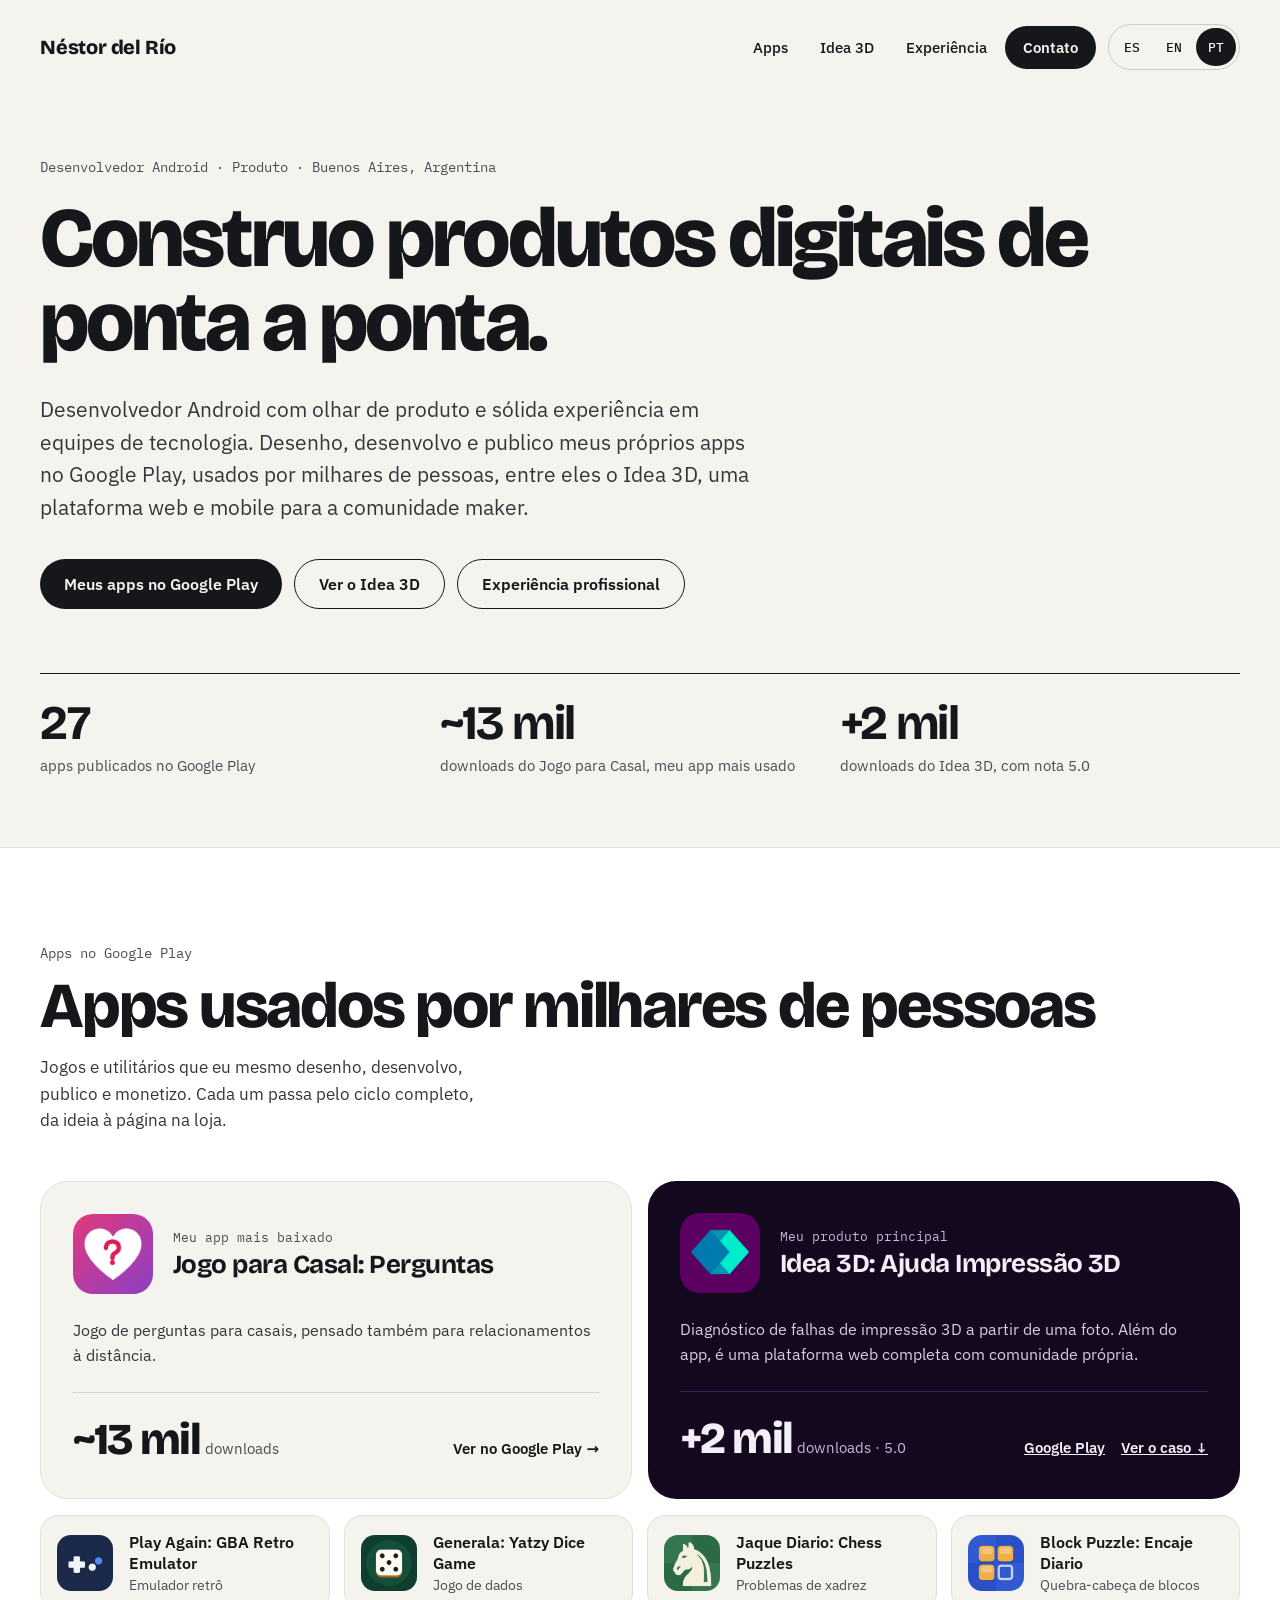
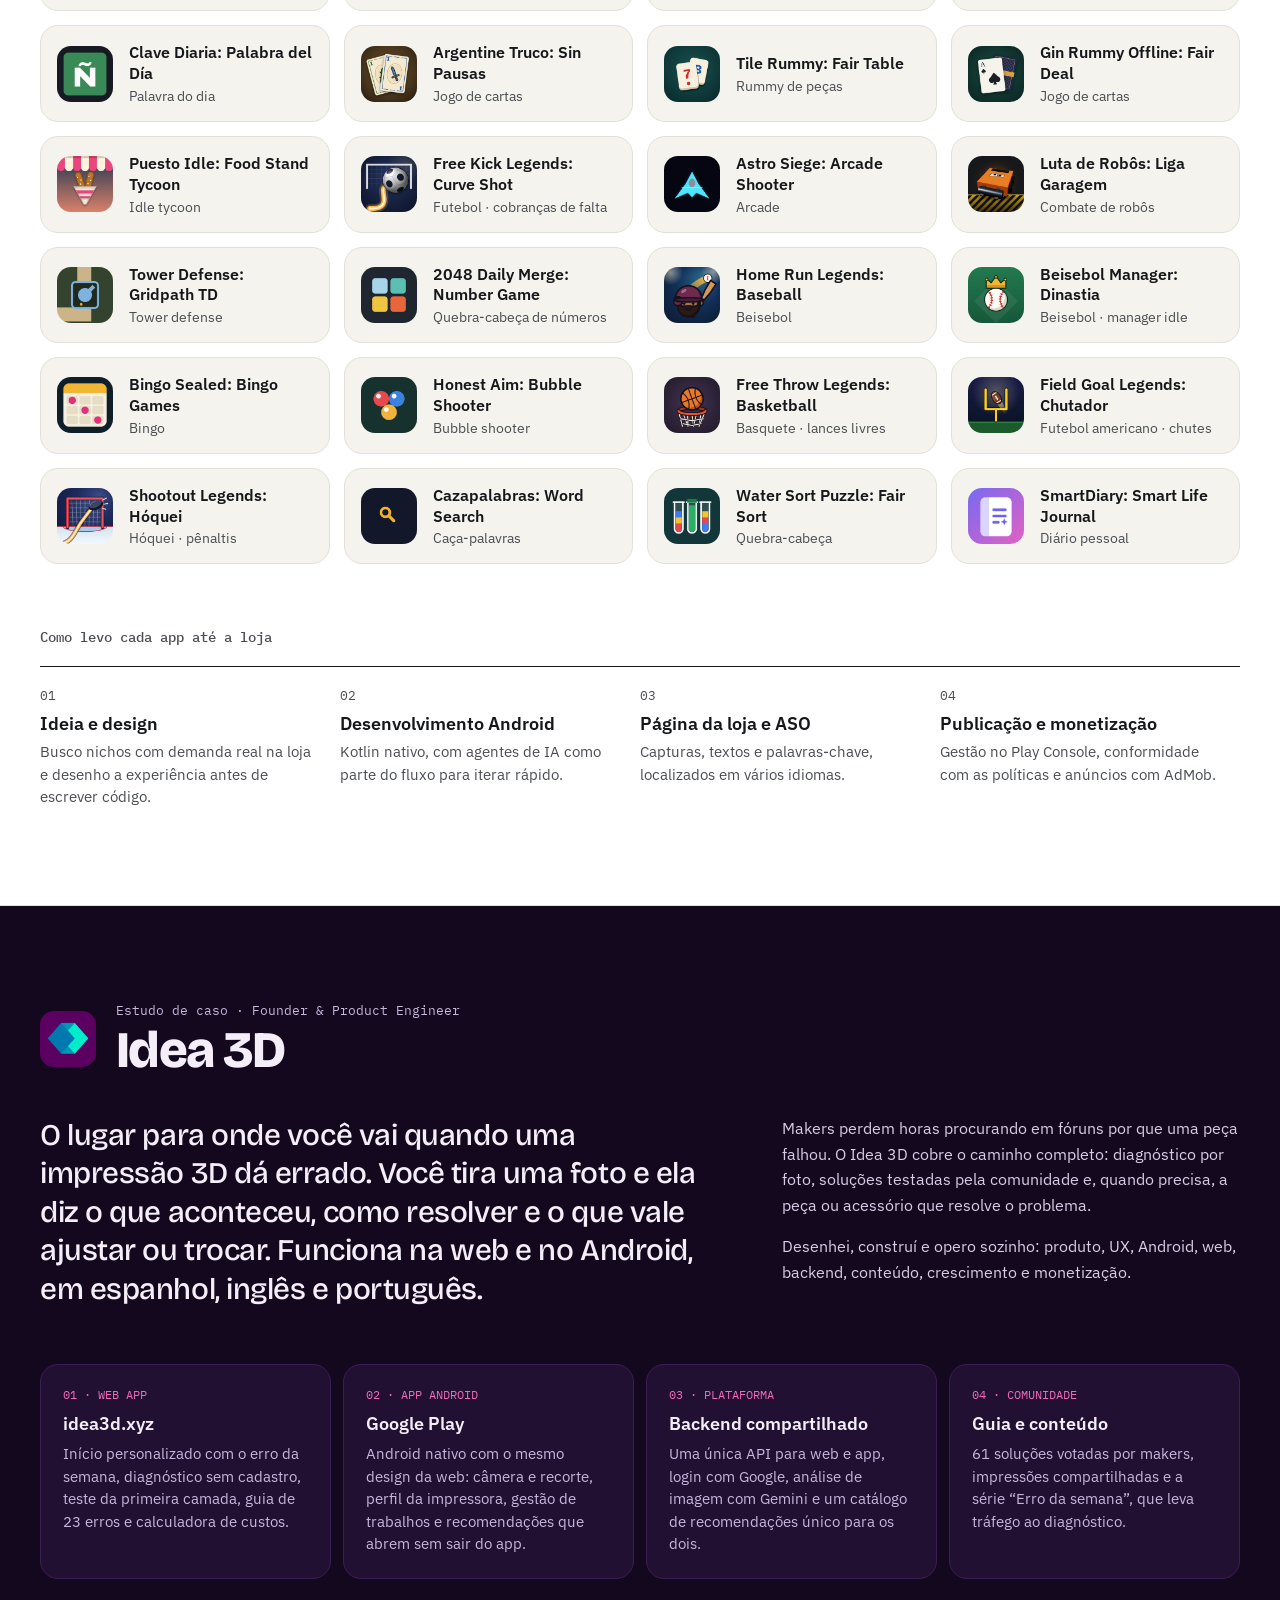
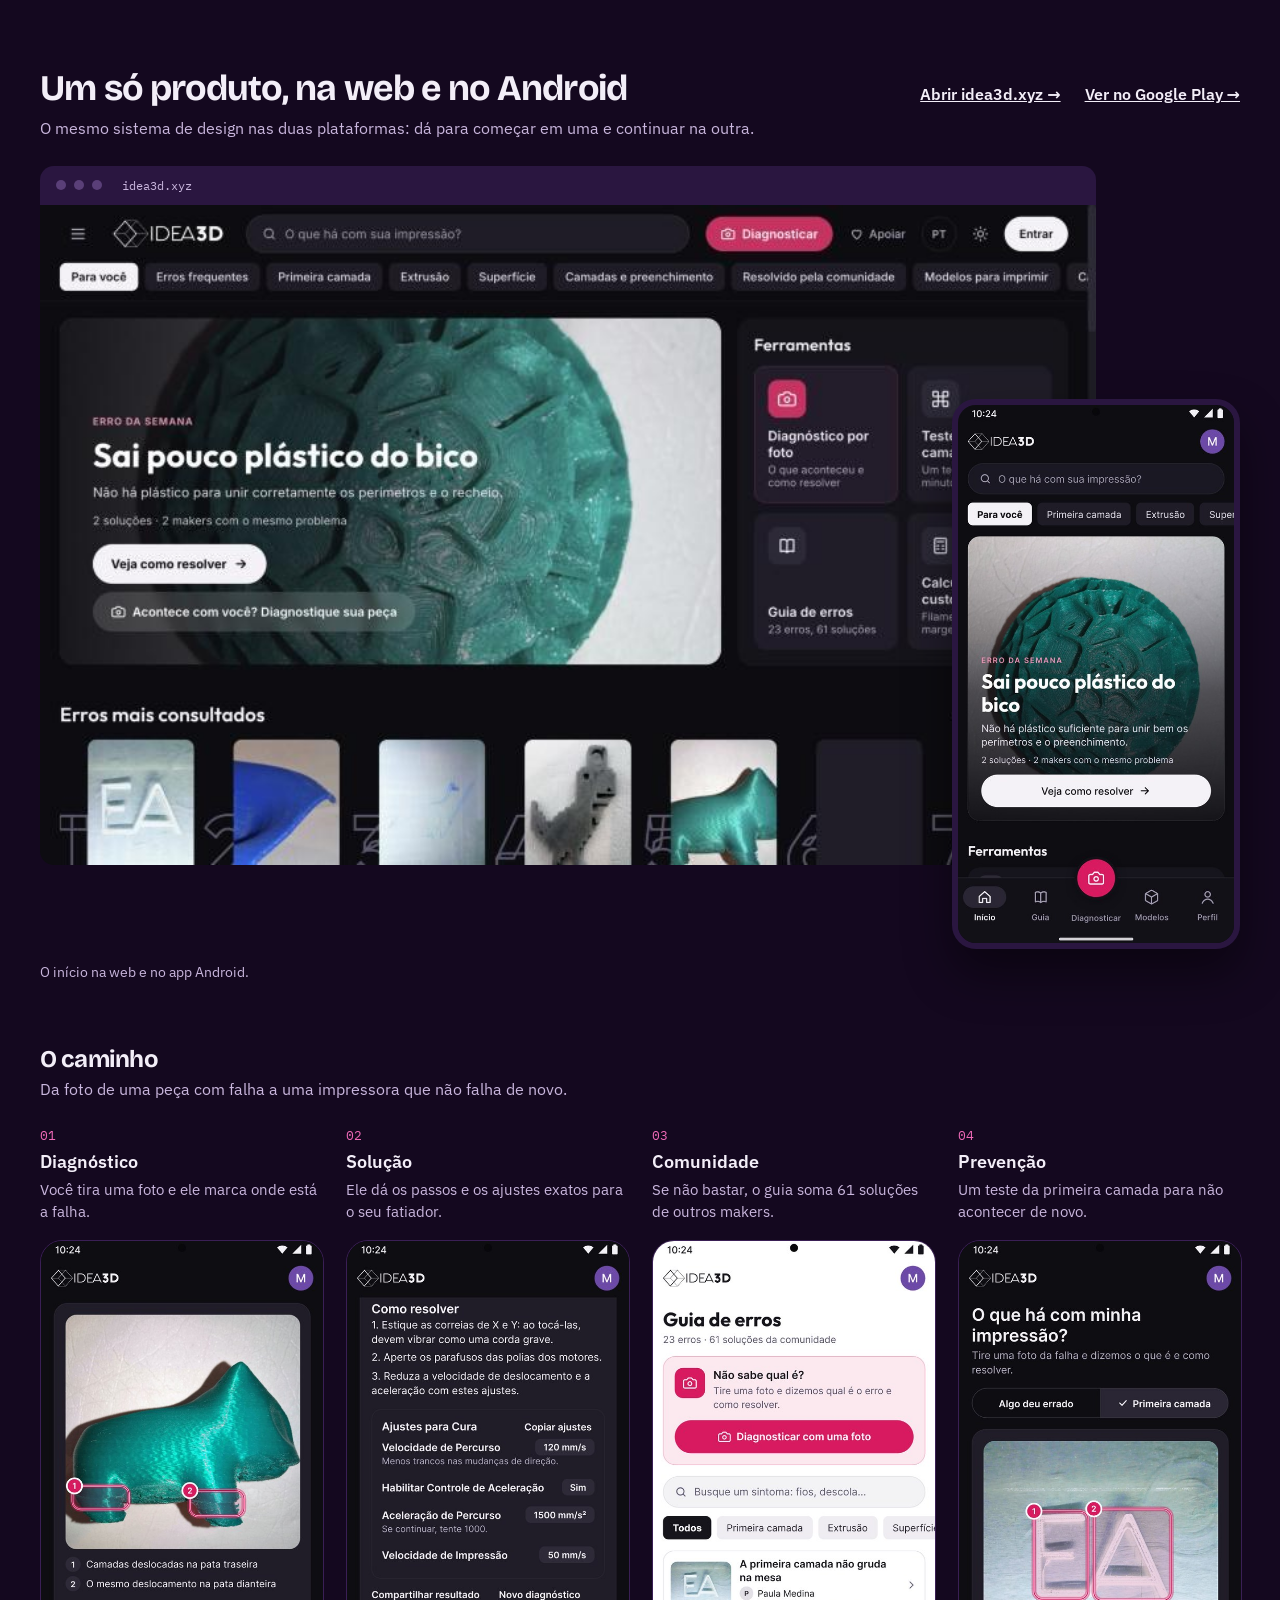
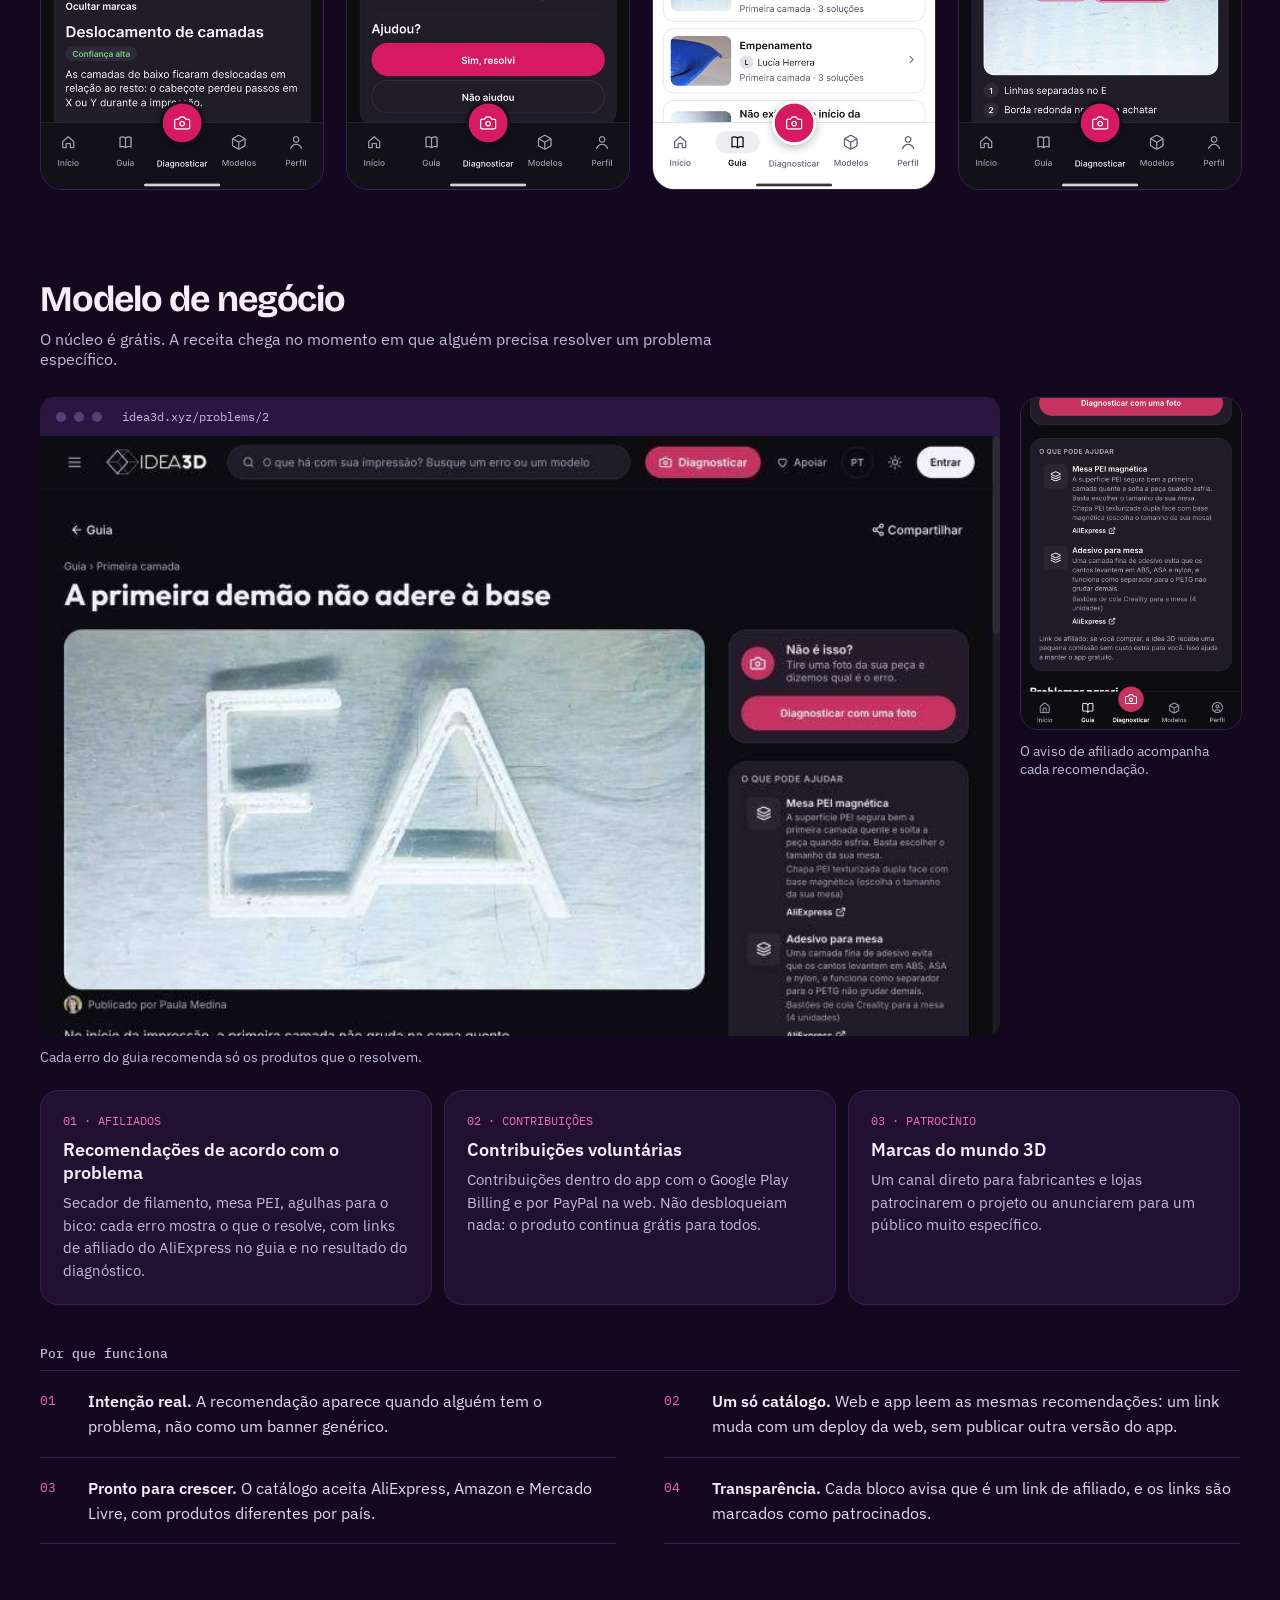
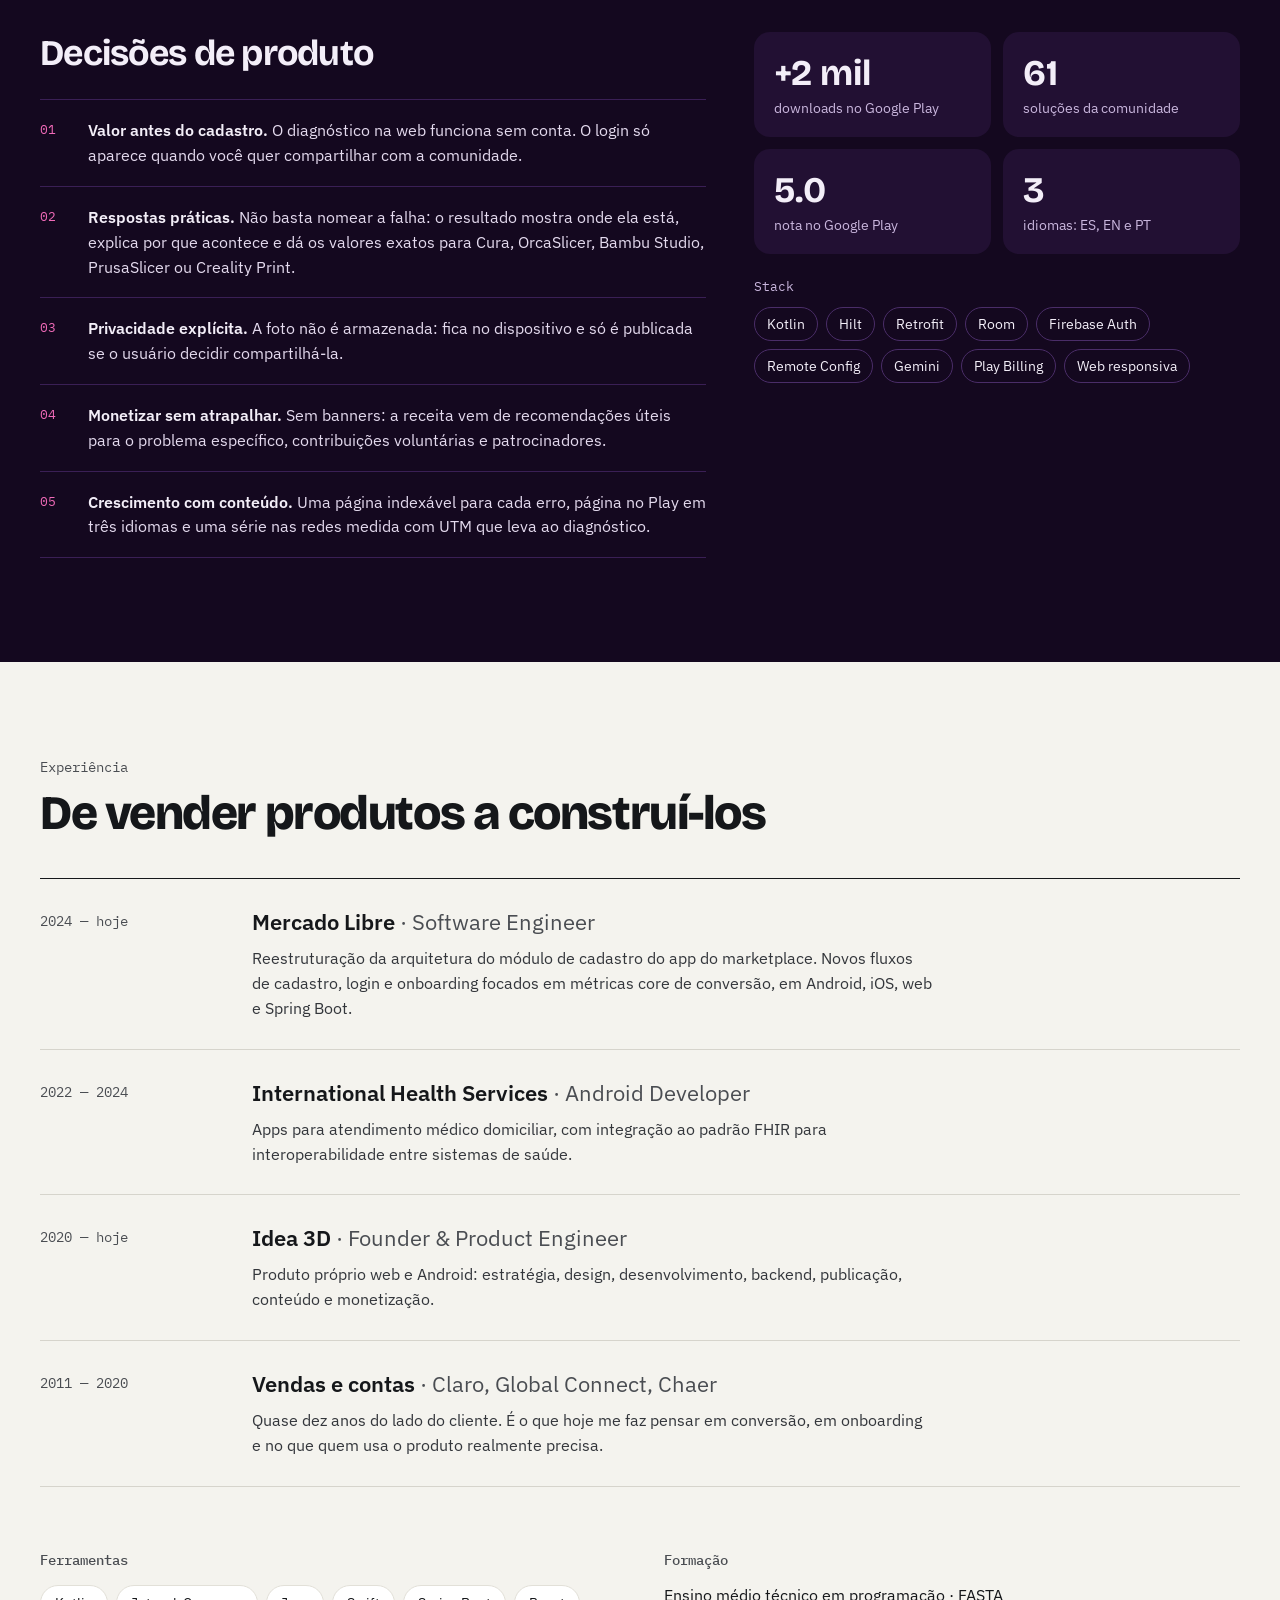
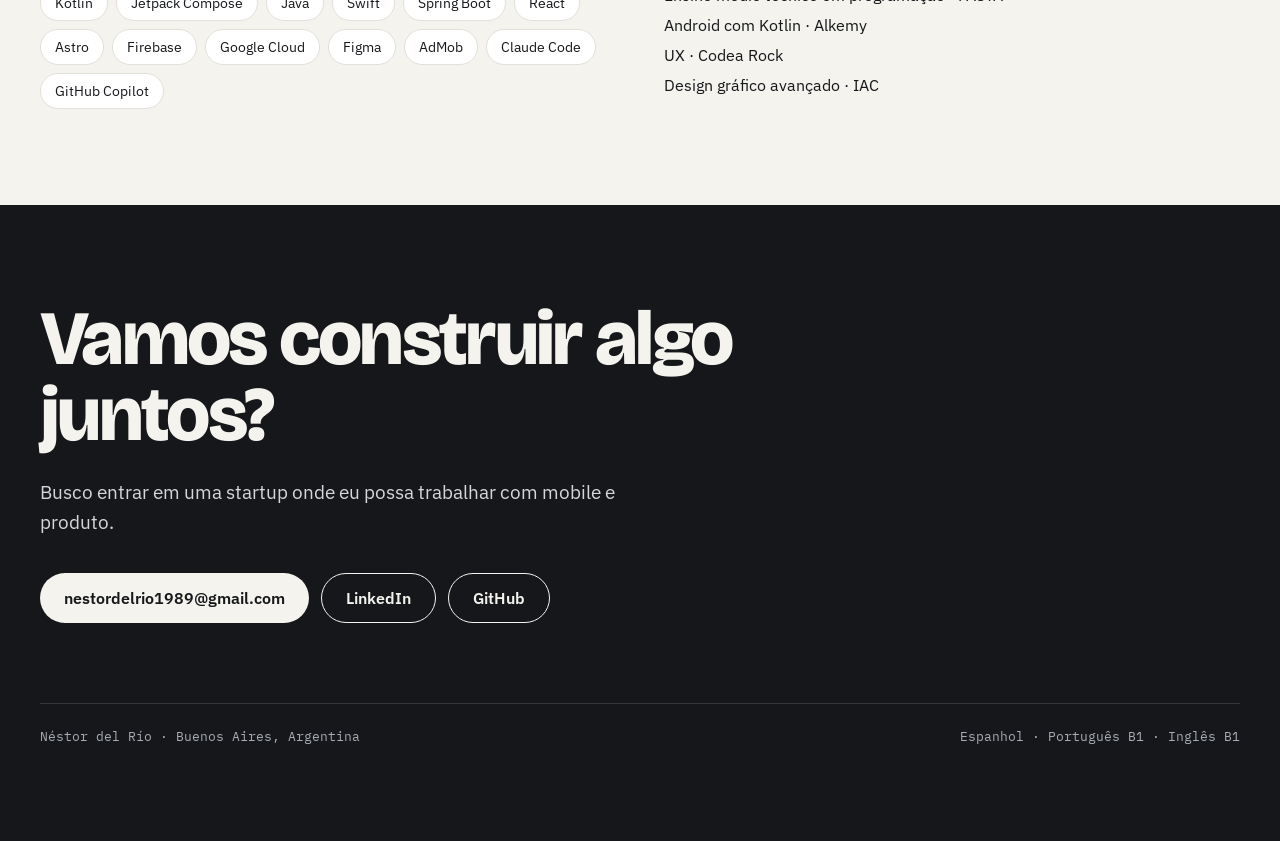
<file: pt/index.html>
<!doctype html>
<html lang="pt-BR">
<head>
<meta charset="utf-8">
<meta name="viewport" content="width=device-width, initial-scale=1">
<title>Néstor del Río · Desenvolvedor Android e produto</title>
<meta name="description" content="Desenvolvedor Android com olhar de produto. Apps no Google Play usados por milhares de pessoas e o Idea 3D, uma plataforma web e mobile para makers.">
<link rel="canonical" href="https://nestordelrio.dev/pt/">
<link rel="alternate" hreflang="es" href="https://nestordelrio.dev/">
<link rel="alternate" hreflang="en" href="https://nestordelrio.dev/en/">
<link rel="alternate" hreflang="pt-BR" href="https://nestordelrio.dev/pt/">
<link rel="alternate" hreflang="x-default" href="https://nestordelrio.dev/">
<meta name="theme-color" content="#F4F3EE">
<link rel="icon" type="image/png" sizes="32x32" href="/favicon-32.png">
<link rel="icon" type="image/png" sizes="192x192" href="/favicon-192.png">
<link rel="apple-touch-icon" href="/apple-touch-icon.png">
<meta property="og:type" content="website">
<meta property="og:site_name" content="Néstor del Río">
<meta property="og:title" content="Néstor del Río · Desenvolvedor Android e produto">
<meta property="og:description" content="Desenvolvedor Android com olhar de produto. Apps no Google Play usados por milhares de pessoas e o Idea 3D, uma plataforma web e mobile para makers.">
<meta property="og:url" content="https://nestordelrio.dev/pt/">
<meta property="og:image" content="https://nestordelrio.dev/og-pt.png">
<meta property="og:image:width" content="1200">
<meta property="og:image:height" content="630">
<meta property="og:locale" content="pt_BR">
<meta property="og:locale:alternate" content="es_AR">
<meta property="og:locale:alternate" content="en_US">
<meta name="twitter:card" content="summary_large_image">
<link rel="preload" href="/assets/fonts/bricolage-grotesque-latin.woff2" as="font" type="font/woff2" crossorigin>
<link rel="preload" href="/assets/fonts/ibm-plex-sans-400.woff2" as="font" type="font/woff2" crossorigin>
<link rel="stylesheet" href="/assets/fonts.css">
<style>
html{scroll-behavior:smooth}
img{max-width:100%}
body{margin:0;background:#F4F3EE;color:#15171A;font-family:'IBM Plex Sans',system-ui,sans-serif;-webkit-font-smoothing:antialiased}
a{color:#15171A}a:hover{color:#5B2BB5}
</style>
<script type="application/ld+json">{"@context": "https://schema.org", "@type": "Person", "name": "Néstor del Río", "jobTitle": "Android Developer", "url": "https://nestordelrio.dev/pt/", "address": {"@type": "PostalAddress", "addressLocality": "Buenos Aires", "addressCountry": "AR"}, "sameAs": ["https://www.linkedin.com/in/n%C3%A9stor-del-r%C3%ADo-13a684163", "https://github.com/nestor1989", "https://play.google.com/store/apps/dev?id=6259921152539066392", "https://www.idea3d.xyz/"]}</script>
</head>
<body>
<div style="background: #F4F3EE; color: #15171A; font-family: 'IBM Plex Sans', system-ui, sans-serif">

<header style="max-width: 1200px; margin: 0 auto; padding: 24px; display: flex; flex-wrap: wrap; gap: 16px; align-items: center; justify-content: space-between">
<a href="#inicio" style="font-family: 'Bricolage Grotesque', sans-serif; font-weight: 800; font-size: 20px; text-decoration: none; letter-spacing: -0.01em">Néstor del Río</a>
<nav aria-label="Seções" style="display: flex; flex-wrap: wrap; gap: 4px; align-items: center">
<a href="#apps" style="padding: 12px 14px; font-size: 15px; font-weight: 500; text-decoration: none">Apps</a>
<a href="#idea3d" style="padding: 12px 14px; font-size: 15px; font-weight: 500; text-decoration: none">Idea 3D</a>
<a href="#experiencia" style="padding: 12px 14px; font-size: 15px; font-weight: 500; text-decoration: none">Experiência</a>
<a href="#contacto" style="padding: 12px 18px; font-size: 15px; font-weight: 600; text-decoration: none; background: #15171A; color: #F4F3EE; border-radius: 999px">Contato</a>
<div role="group" aria-label="Idioma" style="display: flex; gap: 2px; margin-left: 8px; padding: 3px; border: 1px solid #CFCCC2; border-radius: 999px">
<a href="/" lang="es" style="display: inline-flex; align-items: center; min-height: 38px; padding: 0 12px; font-family: 'IBM Plex Mono', monospace; font-size: 13px; font-weight: 500; text-decoration: none; border-radius: 999px">ES</a>
<a href="/en/" lang="en" style="display: inline-flex; align-items: center; min-height: 38px; padding: 0 12px; font-family: 'IBM Plex Mono', monospace; font-size: 13px; font-weight: 500; text-decoration: none; border-radius: 999px">EN</a>
<a href="/pt/" aria-current="page" style="display: inline-flex; align-items: center; min-height: 38px; padding: 0 12px; font-family: 'IBM Plex Mono', monospace; font-size: 13px; font-weight: 500; text-decoration: none; background: #15171A; color: #F4F3EE; border-radius: 999px">PT</a>
</div>
</nav>
</header>

<section id="inicio" style="max-width: 1200px; margin: 0 auto; padding: 64px 24px 72px">
<p style="margin: 0 0 20px; font-family: 'IBM Plex Mono', monospace; font-size: 14px; color: #4A4D52">Desenvolvedor Android · Produto · Buenos Aires, Argentina</p>
<h1 style="margin: 0; font-family: 'Bricolage Grotesque', sans-serif; font-weight: 800; font-size: clamp(42px, 6.6vw, 92px); line-height: 1; letter-spacing: -0.035em; max-width: 1050px">Construo produtos digitais de ponta a ponta.</h1>
<p style="margin: 28px 0 0; font-size: clamp(18px, 2vw, 21px); line-height: 1.55; max-width: 720px; color: #33363B">Desenvolvedor Android com olhar de produto e sólida experiência em equipes de tecnologia. Desenho, desenvolvo e publico meus próprios apps no Google Play, usados por milhares de pessoas, entre eles o Idea 3D, uma plataforma web e mobile para a comunidade maker.</p>
<div style="display: flex; flex-wrap: wrap; gap: 12px; margin-top: 36px">
<a href="https://play.google.com/store/apps/dev?id=6259921152539066392" style="display: inline-flex; align-items: center; min-height: 48px; padding: 0 24px; background: #15171A; color: #F4F3EE; font-weight: 600; font-size: 16px; text-decoration: none; border-radius: 999px">Meus apps no Google Play</a>
<a href="#idea3d" style="display: inline-flex; align-items: center; min-height: 48px; padding: 0 24px; border: 1.5px solid #15171A; font-weight: 600; font-size: 16px; text-decoration: none; border-radius: 999px">Ver o Idea 3D</a>
<a href="#experiencia" style="display: inline-flex; align-items: center; min-height: 48px; padding: 0 24px; border: 1.5px solid #15171A; font-weight: 600; font-size: 16px; text-decoration: none; border-radius: 999px">Experiência profissional</a>
</div>
<div style="display: grid; grid-template-columns: repeat(auto-fit, minmax(220px, 1fr)); margin-top: 64px; border-top: 1.5px solid #15171A">
<div style="padding: 20px 24px 0 0">
<div style="font-family: 'Bricolage Grotesque', sans-serif; font-weight: 700; font-size: 48px; letter-spacing: -0.03em">27</div>
<div style="font-size: 15px; color: #4A4D52; margin-top: 4px">apps publicados no Google Play</div>
</div>
<div style="padding: 20px 24px 0 0">
<div style="font-family: 'Bricolage Grotesque', sans-serif; font-weight: 700; font-size: 48px; letter-spacing: -0.03em">~13 mil</div>
<div style="font-size: 15px; color: #4A4D52; margin-top: 4px">downloads do Jogo para Casal, meu app mais usado</div>
</div>
<div style="padding: 20px 24px 0 0">
<div style="font-family: 'Bricolage Grotesque', sans-serif; font-weight: 700; font-size: 48px; letter-spacing: -0.03em">+2 mil</div>
<div style="font-size: 15px; color: #4A4D52; margin-top: 4px">downloads do Idea 3D, com nota 5.0</div>
</div>
</div>
</section>

<section id="apps" style="background: #FFFFFF; border-top: 1px solid #E2E0D8; border-bottom: 1px solid #E2E0D8; padding: 96px 24px">
<div style="max-width: 1200px; margin: 0 auto">
<div style="display: flex; flex-wrap: wrap; gap: 16px 48px; align-items: flex-end; justify-content: space-between">
<div>
<p style="margin: 0 0 12px; font-family: 'IBM Plex Mono', monospace; font-size: 14px; color: #4A4D52">Apps no Google Play</p>
<h2 style="margin: 0; font-family: 'Bricolage Grotesque', sans-serif; font-weight: 800; font-size: clamp(36px, 5vw, 64px); letter-spacing: -0.035em; line-height: 1">Apps usados por milhares de pessoas</h2>
</div>
<p style="margin: 0; font-size: 17px; line-height: 1.55; color: #33363B; max-width: 440px">Jogos e utilitários que eu mesmo desenho, desenvolvo, publico e monetizo. Cada um passa pelo ciclo completo, da ideia à página na loja.</p>
</div>

<div style="display: grid; grid-template-columns: repeat(auto-fit, minmax(320px, 1fr)); gap: 16px; margin-top: 48px">
<a href="https://play.google.com/store/apps/details?id=com.idea3d.juegoparaparejas" style="display: flex; flex-direction: column; gap: 24px; padding: 32px; background: #F4F3EE; border: 1px solid #E2E0D8; border-radius: 28px; text-decoration: none; color: #15171A">
<div style="display: flex; gap: 20px; align-items: center">
<img src="/assets/img/icon-couples.png" alt="Ícone do Jogo para Casal" style="flex: 0 0 80px; width: 80px; height: 80px; border-radius: 20px">
<div style="min-width: 0">
<div style="font-family: 'IBM Plex Mono', monospace; font-size: 13px; color: #4A4D52">Meu app mais baixado</div>
<div style="font-family: 'Bricolage Grotesque', sans-serif; font-weight: 700; font-size: 26px; letter-spacing: -0.02em; line-height: 1.15; margin-top: 4px">Jogo para Casal: Perguntas</div>
</div>
</div>
<p style="margin: 0; font-size: 16px; line-height: 1.55; color: #33363B">Jogo de perguntas para casais, pensado também para relacionamentos à distância.</p>
<div style="display: flex; flex-wrap: wrap; gap: 12px; align-items: baseline; justify-content: space-between; margin-top: auto; padding-top: 20px; border-top: 1px solid #D6D4CC">
<div><span style="font-family: 'Bricolage Grotesque', sans-serif; font-weight: 800; font-size: 44px; letter-spacing: -0.03em">~13 mil</span> <span style="font-size: 15px; color: #4A4D52">downloads</span></div>
<span style="font-weight: 600; font-size: 15px">Ver no Google Play →</span>
</div>
</a>
<div style="display: flex; flex-direction: column; gap: 24px; padding: 32px; background: #14081F; color: #F3EEF8; border-radius: 28px">
<div style="display: flex; gap: 20px; align-items: center">
<img src="/assets/img/icon-idea3d.png" alt="Ícone do Idea 3D" style="flex: 0 0 80px; width: 80px; height: 80px; border-radius: 20px">
<div style="min-width: 0">
<div style="font-family: 'IBM Plex Mono', monospace; font-size: 13px; color: #C9B6DD">Meu produto principal</div>
<div style="font-family: 'Bricolage Grotesque', sans-serif; font-weight: 700; font-size: 26px; letter-spacing: -0.02em; line-height: 1.15; margin-top: 4px">Idea 3D: Ajuda Impressão 3D</div>
</div>
</div>
<p style="margin: 0; font-size: 16px; line-height: 1.55; color: #D8CCE6">Diagnóstico de falhas de impressão 3D a partir de uma foto. Além do app, é uma plataforma web completa com comunidade própria.</p>
<div style="display: flex; flex-wrap: wrap; gap: 12px 20px; align-items: baseline; justify-content: space-between; margin-top: auto; padding-top: 20px; border-top: 1px solid #3A1F55">
<div><span style="font-family: 'Bricolage Grotesque', sans-serif; font-weight: 800; font-size: 44px; letter-spacing: -0.03em">+2 mil</span> <span style="font-size: 15px; color: #C9B6DD">downloads · 5.0</span></div>
<div style="display: flex; flex-wrap: wrap; gap: 4px 16px">
<a href="https://play.google.com/store/apps/details?id=com.idea3d.idea3d" style="color: #F3EEF8; font-weight: 600; font-size: 15px; padding: 10px 0">Google Play</a>
<a href="#idea3d" style="color: #F3EEF8; font-weight: 600; font-size: 15px; padding: 10px 0">Ver o caso ↓</a>
</div>
</div>
</div>
</div>

<div style="display: grid; grid-template-columns: repeat(auto-fill, minmax(270px, 1fr)); gap: 14px; margin-top: 16px">
<a href="https://play.google.com/store/apps/details?id=com.nestordelrio.playagain" style="display: flex; gap: 16px; align-items: center; padding: 16px; background: #F4F3EE; border: 1px solid #E2E0D8; border-radius: 18px; text-decoration: none; color: #15171A">
<img src="/assets/img/icon-gba.png" alt="" style="flex: 0 0 56px; width: 56px; height: 56px; border-radius: 14px">
<div style="min-width: 0">
<div style="font-weight: 600; font-size: 16px; line-height: 1.3">Play Again: GBA Retro Emulator</div>
<div style="font-size: 14px; color: #4A4D52; margin-top: 3px">Emulador retrô</div>
</div>
</a>
<a href="https://play.google.com/store/apps/details?id=com.nestordelrio.generala" style="display: flex; gap: 16px; align-items: center; padding: 16px; background: #F4F3EE; border: 1px solid #E2E0D8; border-radius: 18px; text-decoration: none; color: #15171A">
<img src="/assets/img/icon-generala.png" alt="" style="flex: 0 0 56px; width: 56px; height: 56px; border-radius: 14px">
<div style="min-width: 0">
<div style="font-weight: 600; font-size: 16px; line-height: 1.3">Generala: Yatzy Dice Game</div>
<div style="font-size: 14px; color: #4A4D52; margin-top: 3px">Jogo de dados</div>
</div>
</a>
<a href="https://play.google.com/store/apps/details?id=com.nestordelrio.jaquediario" style="display: flex; gap: 16px; align-items: center; padding: 16px; background: #F4F3EE; border: 1px solid #E2E0D8; border-radius: 18px; text-decoration: none; color: #15171A">
<img src="/assets/img/icon-jaque.png" alt="" style="flex: 0 0 56px; width: 56px; height: 56px; border-radius: 14px">
<div style="min-width: 0">
<div style="font-weight: 600; font-size: 16px; line-height: 1.3">Jaque Diario: Chess Puzzles</div>
<div style="font-size: 14px; color: #4A4D52; margin-top: 3px">Problemas de xadrez</div>
</div>
</a>
<a href="https://play.google.com/store/apps/details?id=com.nestordelrio.encajediario" style="display: flex; gap: 16px; align-items: center; padding: 16px; background: #F4F3EE; border: 1px solid #E2E0D8; border-radius: 18px; text-decoration: none; color: #15171A">
<img src="/assets/img/icon-encaje.png" alt="" style="flex: 0 0 56px; width: 56px; height: 56px; border-radius: 14px">
<div style="min-width: 0">
<div style="font-weight: 600; font-size: 16px; line-height: 1.3">Block Puzzle: Encaje Diario</div>
<div style="font-size: 14px; color: #4A4D52; margin-top: 3px">Quebra-cabeça de blocos</div>
</div>
</a>
<a href="https://play.google.com/store/apps/details?id=com.idea3d.clavediaria" style="display: flex; gap: 16px; align-items: center; padding: 16px; background: #F4F3EE; border: 1px solid #E2E0D8; border-radius: 18px; text-decoration: none; color: #15171A">
<img src="/assets/img/icon-clave.png" alt="" style="flex: 0 0 56px; width: 56px; height: 56px; border-radius: 14px">
<div style="min-width: 0">
<div style="font-weight: 600; font-size: 16px; line-height: 1.3">Clave Diaria: Palabra del Día</div>
<div style="font-size: 14px; color: #4A4D52; margin-top: 3px">Palavra do dia</div>
</div>
</a>
<a href="https://play.google.com/store/apps/details?id=com.nestordelrio.truco" style="display: flex; gap: 16px; align-items: center; padding: 16px; background: #F4F3EE; border: 1px solid #E2E0D8; border-radius: 18px; text-decoration: none; color: #15171A">
<img src="/assets/img/icon-truco.png" alt="" style="flex: 0 0 56px; width: 56px; height: 56px; border-radius: 14px">
<div style="min-width: 0">
<div style="font-weight: 600; font-size: 16px; line-height: 1.3">Argentine Truco: Sin Pausas</div>
<div style="font-size: 14px; color: #4A4D52; margin-top: 3px">Jogo de cartas</div>
</div>
</a>
<a href="https://play.google.com/store/apps/details?id=com.nestordelrio.fichas" style="display: flex; gap: 16px; align-items: center; padding: 16px; background: #F4F3EE; border: 1px solid #E2E0D8; border-radius: 18px; text-decoration: none; color: #15171A">
<img src="/assets/img/icon-tilerummy.png" alt="" style="flex: 0 0 56px; width: 56px; height: 56px; border-radius: 14px">
<div style="min-width: 0">
<div style="font-weight: 600; font-size: 16px; line-height: 1.3">Tile Rummy: Fair Table</div>
<div style="font-size: 14px; color: #4A4D52; margin-top: 3px">Rummy de peças</div>
</div>
</a>
<a href="https://play.google.com/store/apps/details?id=com.nestordelrio.ginrummy" style="display: flex; gap: 16px; align-items: center; padding: 16px; background: #F4F3EE; border: 1px solid #E2E0D8; border-radius: 18px; text-decoration: none; color: #15171A">
<img src="/assets/img/icon-ginrummy.png" alt="" style="flex: 0 0 56px; width: 56px; height: 56px; border-radius: 14px">
<div style="min-width: 0">
<div style="font-weight: 600; font-size: 16px; line-height: 1.3">Gin Rummy Offline: Fair Deal</div>
<div style="font-size: 14px; color: #4A4D52; margin-top: 3px">Jogo de cartas</div>
</div>
</a>
<a href="https://play.google.com/store/apps/details?id=com.nestordelrio.puestoidle" style="display: flex; gap: 16px; align-items: center; padding: 16px; background: #F4F3EE; border: 1px solid #E2E0D8; border-radius: 18px; text-decoration: none; color: #15171A">
<img src="/assets/img/icon-puesto.png" alt="" style="flex: 0 0 56px; width: 56px; height: 56px; border-radius: 14px">
<div style="min-width: 0">
<div style="font-weight: 600; font-size: 16px; line-height: 1.3">Puesto Idle: Food Stand Tycoon</div>
<div style="font-size: 14px; color: #4A4D52; margin-top: 3px">Idle tycoon</div>
</div>
</a>
<a href="https://play.google.com/store/apps/details?id=com.nestordelrio.freekicklegends" style="display: flex; gap: 16px; align-items: center; padding: 16px; background: #F4F3EE; border: 1px solid #E2E0D8; border-radius: 18px; text-decoration: none; color: #15171A">
<img src="/assets/img/icon-freekick.png" alt="" style="flex: 0 0 56px; width: 56px; height: 56px; border-radius: 14px">
<div style="min-width: 0">
<div style="font-weight: 600; font-size: 16px; line-height: 1.3">Free Kick Legends: Curve Shot</div>
<div style="font-size: 14px; color: #4A4D52; margin-top: 3px">Futebol · cobranças de falta</div>
</div>
</a>
<a href="https://play.google.com/store/apps/details?id=com.nestordev.astrosiege" style="display: flex; gap: 16px; align-items: center; padding: 16px; background: #F4F3EE; border: 1px solid #E2E0D8; border-radius: 18px; text-decoration: none; color: #15171A">
<img src="/assets/img/icon-astro.png" alt="" style="flex: 0 0 56px; width: 56px; height: 56px; border-radius: 14px">
<div style="min-width: 0">
<div style="font-weight: 600; font-size: 16px; line-height: 1.3">Astro Siege: Arcade Shooter</div>
<div style="font-size: 14px; color: #4A4D52; margin-top: 3px">Arcade</div>
</div>
</a>
<a href="https://play.google.com/store/apps/details?id=com.nestordelrio.garageleague" style="display: flex; gap: 16px; align-items: center; padding: 16px; background: #F4F3EE; border: 1px solid #E2E0D8; border-radius: 18px; text-decoration: none; color: #15171A">
<img src="/assets/img/icon-garageleague.png" alt="" style="flex: 0 0 56px; width: 56px; height: 56px; border-radius: 14px">
<div style="min-width: 0">
<div style="font-weight: 600; font-size: 16px; line-height: 1.3">Luta de Robôs: Liga Garagem</div>
<div style="font-size: 14px; color: #4A4D52; margin-top: 3px">Combate de robôs</div>
</div>
</a>
<a href="https://play.google.com/store/apps/details?id=com.nestordelrio.gridpathtd" style="display: flex; gap: 16px; align-items: center; padding: 16px; background: #F4F3EE; border: 1px solid #E2E0D8; border-radius: 18px; text-decoration: none; color: #15171A">
<img src="/assets/img/icon-gridpath.png" alt="" style="flex: 0 0 56px; width: 56px; height: 56px; border-radius: 14px">
<div style="min-width: 0">
<div style="font-weight: 600; font-size: 16px; line-height: 1.3">Tower Defense: Gridpath TD</div>
<div style="font-size: 14px; color: #4A4D52; margin-top: 3px">Tower defense</div>
</div>
</a>
<a href="https://play.google.com/store/apps/details?id=com.nestordelrio.fusiondiaria" style="display: flex; gap: 16px; align-items: center; padding: 16px; background: #F4F3EE; border: 1px solid #E2E0D8; border-radius: 18px; text-decoration: none; color: #15171A">
<img src="/assets/img/icon-fusion.png" alt="" style="flex: 0 0 56px; width: 56px; height: 56px; border-radius: 14px">
<div style="min-width: 0">
<div style="font-weight: 600; font-size: 16px; line-height: 1.3">2048 Daily Merge: Number Game</div>
<div style="font-size: 14px; color: #4A4D52; margin-top: 3px">Quebra-cabeça de números</div>
</div>
</a>
<a href="https://play.google.com/store/apps/details?id=com.nestordelrio.homerunlegends" style="display: flex; gap: 16px; align-items: center; padding: 16px; background: #F4F3EE; border: 1px solid #E2E0D8; border-radius: 18px; text-decoration: none; color: #15171A">
<img src="/assets/img/icon-homerun.png" alt="" style="flex: 0 0 56px; width: 56px; height: 56px; border-radius: 14px">
<div style="min-width: 0">
<div style="font-weight: 600; font-size: 16px; line-height: 1.3">Home Run Legends: Baseball</div>
<div style="font-size: 14px; color: #4A4D52; margin-top: 3px">Beisebol</div>
</div>
</a>
<a href="https://play.google.com/store/apps/details?id=com.nestordelrio.baseballdynasty" style="display: flex; gap: 16px; align-items: center; padding: 16px; background: #F4F3EE; border: 1px solid #E2E0D8; border-radius: 18px; text-decoration: none; color: #15171A">
<img src="/assets/img/icon-baseballdynasty.png" alt="" style="flex: 0 0 56px; width: 56px; height: 56px; border-radius: 14px">
<div style="min-width: 0">
<div style="font-weight: 600; font-size: 16px; line-height: 1.3">Beisebol Manager: Dinastia</div>
<div style="font-size: 14px; color: #4A4D52; margin-top: 3px">Beisebol · manager idle</div>
</div>
</a>
<a href="https://play.google.com/store/apps/details?id=com.nestordelrio.bingosellado" style="display: flex; gap: 16px; align-items: center; padding: 16px; background: #F4F3EE; border: 1px solid #E2E0D8; border-radius: 18px; text-decoration: none; color: #15171A">
<img src="/assets/img/icon-bingo.png" alt="" style="flex: 0 0 56px; width: 56px; height: 56px; border-radius: 14px">
<div style="min-width: 0">
<div style="font-weight: 600; font-size: 16px; line-height: 1.3">Bingo Sealed: Bingo Games</div>
<div style="font-size: 14px; color: #4A4D52; margin-top: 3px">Bingo</div>
</div>
</a>
<a href="https://play.google.com/store/apps/details?id=com.nestordelrio.punteriahonesta" style="display: flex; gap: 16px; align-items: center; padding: 16px; background: #F4F3EE; border: 1px solid #E2E0D8; border-radius: 18px; text-decoration: none; color: #15171A">
<img src="/assets/img/icon-aim.png" alt="" style="flex: 0 0 56px; width: 56px; height: 56px; border-radius: 14px">
<div style="min-width: 0">
<div style="font-weight: 600; font-size: 16px; line-height: 1.3">Honest Aim: Bubble Shooter</div>
<div style="font-size: 14px; color: #4A4D52; margin-top: 3px">Bubble shooter</div>
</div>
</a>
<a href="https://play.google.com/store/apps/details?id=com.nestordelrio.freethrowlegends" style="display: flex; gap: 16px; align-items: center; padding: 16px; background: #F4F3EE; border: 1px solid #E2E0D8; border-radius: 18px; text-decoration: none; color: #15171A">
<img src="/assets/img/icon-freethrow.png" alt="" style="flex: 0 0 56px; width: 56px; height: 56px; border-radius: 14px">
<div style="min-width: 0">
<div style="font-weight: 600; font-size: 16px; line-height: 1.3">Free Throw Legends: Basketball</div>
<div style="font-size: 14px; color: #4A4D52; margin-top: 3px">Basquete · lances livres</div>
</div>
</a>
<a href="https://play.google.com/store/apps/details?id=com.nestordelrio.fieldgoallegends" style="display: flex; gap: 16px; align-items: center; padding: 16px; background: #F4F3EE; border: 1px solid #E2E0D8; border-radius: 18px; text-decoration: none; color: #15171A">
<img src="/assets/img/icon-fieldgoal.png" alt="" style="flex: 0 0 56px; width: 56px; height: 56px; border-radius: 14px">
<div style="min-width: 0">
<div style="font-weight: 600; font-size: 16px; line-height: 1.3">Field Goal Legends: Chutador</div>
<div style="font-size: 14px; color: #4A4D52; margin-top: 3px">Futebol americano · chutes</div>
</div>
</a>
<a href="https://play.google.com/store/apps/details?id=com.nestordelrio.shootoutlegends" style="display: flex; gap: 16px; align-items: center; padding: 16px; background: #F4F3EE; border: 1px solid #E2E0D8; border-radius: 18px; text-decoration: none; color: #15171A">
<img src="/assets/img/icon-shootout.png" alt="" style="flex: 0 0 56px; width: 56px; height: 56px; border-radius: 14px">
<div style="min-width: 0">
<div style="font-weight: 600; font-size: 16px; line-height: 1.3">Shootout Legends: Hóquei</div>
<div style="font-size: 14px; color: #4A4D52; margin-top: 3px">Hóquei · pênaltis</div>
</div>
</a>
<a href="https://play.google.com/store/apps/details?id=com.nestordelrio.cazapalabras" style="display: flex; gap: 16px; align-items: center; padding: 16px; background: #F4F3EE; border: 1px solid #E2E0D8; border-radius: 18px; text-decoration: none; color: #15171A">
<img src="/assets/img/icon-caza.png" alt="" style="flex: 0 0 56px; width: 56px; height: 56px; border-radius: 14px">
<div style="min-width: 0">
<div style="font-weight: 600; font-size: 16px; line-height: 1.3">Cazapalabras: Word Search</div>
<div style="font-size: 14px; color: #4A4D52; margin-top: 3px">Caça-palavras</div>
</div>
</a>
<a href="https://play.google.com/store/apps/details?id=com.nestordelrio.colores" style="display: flex; gap: 16px; align-items: center; padding: 16px; background: #F4F3EE; border: 1px solid #E2E0D8; border-radius: 18px; text-decoration: none; color: #15171A">
<img src="/assets/img/icon-water.png" alt="" style="flex: 0 0 56px; width: 56px; height: 56px; border-radius: 14px">
<div style="min-width: 0">
<div style="font-weight: 600; font-size: 16px; line-height: 1.3">Water Sort Puzzle: Fair Sort</div>
<div style="font-size: 14px; color: #4A4D52; margin-top: 3px">Quebra-cabeça</div>
</div>
</a>
<a href="https://play.google.com/store/apps/details?id=com.daily.you" style="display: flex; gap: 16px; align-items: center; padding: 16px; background: #F4F3EE; border: 1px solid #E2E0D8; border-radius: 18px; text-decoration: none; color: #15171A">
<img src="/assets/img/icon-diary.png" alt="" style="flex: 0 0 56px; width: 56px; height: 56px; border-radius: 14px">
<div style="min-width: 0">
<div style="font-weight: 600; font-size: 16px; line-height: 1.3">SmartDiary: Smart Life Journal</div>
<div style="font-size: 14px; color: #4A4D52; margin-top: 3px">Diário pessoal</div>
</div>
</a>
</div>

<div style="margin-top: 64px">
<h3 style="margin: 0 0 20px; font-family: 'IBM Plex Mono', monospace; font-size: 14px; font-weight: 500; color: #4A4D52">Como levo cada app até a loja</h3>
<div style="display: grid; grid-template-columns: repeat(auto-fit, minmax(220px, 1fr)); gap: 0; border-top: 1.5px solid #15171A">
<div style="padding: 20px 24px 0 0">
<div style="font-family: 'IBM Plex Mono', monospace; font-size: 13px; color: #4A4D52">01</div>
<div style="font-weight: 600; font-size: 18px; margin-top: 8px">Ideia e design</div>
<p style="margin: 6px 0 0; font-size: 15px; line-height: 1.5; color: #4A4D52">Busco nichos com demanda real na loja e desenho a experiência antes de escrever código.</p>
</div>
<div style="padding: 20px 24px 0 0">
<div style="font-family: 'IBM Plex Mono', monospace; font-size: 13px; color: #4A4D52">02</div>
<div style="font-weight: 600; font-size: 18px; margin-top: 8px">Desenvolvimento Android</div>
<p style="margin: 6px 0 0; font-size: 15px; line-height: 1.5; color: #4A4D52">Kotlin nativo, com agentes de IA como parte do fluxo para iterar rápido.</p>
</div>
<div style="padding: 20px 24px 0 0">
<div style="font-family: 'IBM Plex Mono', monospace; font-size: 13px; color: #4A4D52">03</div>
<div style="font-weight: 600; font-size: 18px; margin-top: 8px">Página da loja e ASO</div>
<p style="margin: 6px 0 0; font-size: 15px; line-height: 1.5; color: #4A4D52">Capturas, textos e palavras-chave, localizados em vários idiomas.</p>
</div>
<div style="padding: 20px 24px 0 0">
<div style="font-family: 'IBM Plex Mono', monospace; font-size: 13px; color: #4A4D52">04</div>
<div style="font-weight: 600; font-size: 18px; margin-top: 8px">Publicação e monetização</div>
<p style="margin: 6px 0 0; font-size: 15px; line-height: 1.5; color: #4A4D52">Gestão no Play Console, conformidade com as políticas e anúncios com AdMob.</p>
</div>
</div>
</div>
</div>
</section>

<section id="idea3d" style="background: #14081F; color: #F3EEF8; padding: 96px 24px 104px">
<div style="max-width: 1200px; margin: 0 auto">

<div style="display: flex; flex-wrap: wrap; gap: 20px; align-items: center">
<img src="/assets/img/icon-idea3d.png" alt="Ícone do Idea 3D" style="width: 56px; height: 56px; border-radius: 14px">
<div>
<p style="margin: 0; font-family: 'IBM Plex Mono', monospace; font-size: 13px; color: #C9B6DD">Estudo de caso · Founder &amp; Product Engineer</p>
<h2 style="margin: 6px 0 0; font-family: 'Bricolage Grotesque', sans-serif; font-weight: 800; font-size: clamp(34px, 4vw, 52px); letter-spacing: -0.03em; line-height: 1">Idea 3D</h2>
</div>
</div>

<div style="display: flex; flex-wrap: wrap; gap: 32px 64px; margin-top: 40px">
<p style="flex: 1 1 520px; min-width: 0; margin: 0; font-family: 'Bricolage Grotesque', sans-serif; font-weight: 500; font-size: clamp(22px, 2.4vw, 30px); line-height: 1.28; letter-spacing: -0.015em">O lugar para onde você vai quando uma impressão 3D dá errado. Você tira uma foto e ela diz o que aconteceu, como resolver e o que vale ajustar ou trocar. Funciona na web e no Android, em espanhol, inglês e português.</p>
<div style="flex: 1 1 300px; min-width: 0; font-size: 16px; line-height: 1.6; color: #D8CCE6">
<p style="margin: 0">Makers perdem horas procurando em fóruns por que uma peça falhou. O Idea 3D cobre o caminho completo: diagnóstico por foto, soluções testadas pela comunidade e, quando precisa, a peça ou acessório que resolve o problema.</p>
<p style="margin: 16px 0 0">Desenhei, construí e opero sozinho: produto, UX, Android, web, backend, conteúdo, crescimento e monetização.</p>
</div>
</div>

<div style="display: grid; grid-template-columns: repeat(auto-fit, minmax(200px, 1fr)); gap: 12px; margin-top: 56px">
<div style="background: #221033; border: 1px solid #3A1F55; border-radius: 18px; padding: 22px">
<div style="font-family: 'IBM Plex Mono', monospace; font-size: 12px; color: #F06AB8">01 · WEB APP</div>
<div style="font-weight: 600; font-size: 18px; margin-top: 10px">idea3d.xyz</div>
<p style="margin: 8px 0 0; font-size: 15px; line-height: 1.5; color: #C9B6DD">Início personalizado com o erro da semana, diagnóstico sem cadastro, teste da primeira camada, guia de 23 erros e calculadora de custos.</p>
</div>
<div style="background: #221033; border: 1px solid #3A1F55; border-radius: 18px; padding: 22px">
<div style="font-family: 'IBM Plex Mono', monospace; font-size: 12px; color: #F06AB8">02 · APP ANDROID</div>
<div style="font-weight: 600; font-size: 18px; margin-top: 10px">Google Play</div>
<p style="margin: 8px 0 0; font-size: 15px; line-height: 1.5; color: #C9B6DD">Android nativo com o mesmo design da web: câmera e recorte, perfil da impressora, gestão de trabalhos e recomendações que abrem sem sair do app.</p>
</div>
<div style="background: #221033; border: 1px solid #3A1F55; border-radius: 18px; padding: 22px">
<div style="font-family: 'IBM Plex Mono', monospace; font-size: 12px; color: #F06AB8">03 · PLATAFORMA</div>
<div style="font-weight: 600; font-size: 18px; margin-top: 10px">Backend compartilhado</div>
<p style="margin: 8px 0 0; font-size: 15px; line-height: 1.5; color: #C9B6DD">Uma única API para web e app, login com Google, análise de imagem com Gemini e um catálogo de recomendações único para os dois.</p>
</div>
<div style="background: #221033; border: 1px solid #3A1F55; border-radius: 18px; padding: 22px">
<div style="font-family: 'IBM Plex Mono', monospace; font-size: 12px; color: #F06AB8">04 · COMUNIDADE</div>
<div style="font-weight: 600; font-size: 18px; margin-top: 10px">Guia e conteúdo</div>
<p style="margin: 8px 0 0; font-size: 15px; line-height: 1.5; color: #C9B6DD">61 soluções votadas por makers, impressões compartilhadas e a série “Erro da semana”, que leva tráfego ao diagnóstico.</p>
</div>
</div>

<div style="margin-top: 88px">
<div style="display: flex; flex-wrap: wrap; gap: 12px 32px; align-items: baseline; justify-content: space-between">
<div>
<h3 style="margin: 0; font-family: 'Bricolage Grotesque', sans-serif; font-weight: 700; font-size: clamp(26px, 3vw, 36px); letter-spacing: -0.02em">Um só produto, na web e no Android</h3>
<p style="margin: 8px 0 0; font-size: 16px; color: #C9B6DD; max-width: 720px">O mesmo sistema de design nas duas plataformas: dá para começar em uma e continuar na outra.</p>
</div>
<div style="display: flex; flex-wrap: wrap; gap: 4px 24px">
<a href="https://www.idea3d.xyz/" style="color: #F3EEF8; font-weight: 600; font-size: 16px; padding: 12px 0">Abrir idea3d.xyz →</a>
<a href="https://play.google.com/store/apps/details?id=com.idea3d.idea3d" style="color: #F3EEF8; font-weight: 600; font-size: 16px; padding: 12px 0">Ver no Google Play →</a>
</div>
</div>
<div style="position: relative; margin-top: 28px; padding: 0 12% 7% 0">
<div>
<div style="background: #2A1640; border-radius: 14px 14px 0 0; padding: 12px 16px; display: flex; gap: 8px; align-items: center">
<span style="width: 10px; height: 10px; border-radius: 50%; background: #5A3F78"></span>
<span style="width: 10px; height: 10px; border-radius: 50%; background: #5A3F78"></span>
<span style="width: 10px; height: 10px; border-radius: 50%; background: #5A3F78"></span>
<span style="margin-left: 12px; font-family: 'IBM Plex Mono', monospace; font-size: 12px; color: #C9B6DD">idea3d.xyz</span>
</div>
<img src="/assets/img/web2-pt-home.jpg" alt="Início do Idea 3D no desktop: o erro da semana e os atalhos para as ferramentas" style="display: block; width: 100%; height: auto; border-radius: 0 0 14px 14px">
</div>
<img src="/assets/img/app2-pt-2.jpg" alt="Início do app Idea 3D no Android, com o mesmo design da web" style="position: absolute; right: 0; bottom: 0; width: 23%; height: auto; border-radius: 24px; border: 6px solid #2A1640; box-shadow: 0 24px 48px rgba(0, 0, 0, 0.45)">
</div>
<p style="margin: 14px 0 0; font-size: 14px; color: #C9B6DD">O início na web e no app Android.</p>

<div style="margin-top: 64px">
<h4 style="margin: 0; font-family: 'Bricolage Grotesque', sans-serif; font-weight: 700; font-size: 24px; letter-spacing: -0.015em">O caminho</h4>
<p style="margin: 6px 0 0; font-size: 16px; color: #C9B6DD">Da foto de uma peça com falha a uma impressora que não falha de novo.</p>
<div style="display: flex; flex-wrap: wrap; gap: 24px; margin-top: 28px">
<div style="flex: 1 1 140px; min-width: 0; display: flex; flex-direction: column; gap: 16px">
<div>
<div style="font-family: 'IBM Plex Mono', monospace; font-size: 13px; color: #F06AB8">01</div>
<div style="font-weight: 600; font-size: 18px; margin-top: 6px">Diagnóstico</div>
<p style="margin: 6px 0 0; font-size: 15px; line-height: 1.5; color: #C9B6DD">Você tira uma foto e ele marca onde está a falha.</p>
</div>
<img src="/assets/img/app2-pt-1.jpg" alt="Resultado do diagnóstico com as falhas marcadas na foto" style="display: block; width: 100%; height: auto; margin-top: auto; border-radius: 22px; border: 1px solid #3A1F55">
</div>
<div style="flex: 1 1 140px; min-width: 0; display: flex; flex-direction: column; gap: 16px">
<div>
<div style="font-family: 'IBM Plex Mono', monospace; font-size: 13px; color: #F06AB8">02</div>
<div style="font-weight: 600; font-size: 18px; margin-top: 6px">Solução</div>
<p style="margin: 6px 0 0; font-size: 15px; line-height: 1.5; color: #C9B6DD">Ele dá os passos e os ajustes exatos para o seu fatiador.</p>
</div>
<img src="/assets/img/app2-pt-3.jpg" alt="Passos para resolver a falha e ajustes para o Cura prontos para copiar" style="display: block; width: 100%; height: auto; margin-top: auto; border-radius: 22px; border: 1px solid #3A1F55">
</div>
<div style="flex: 1 1 140px; min-width: 0; display: flex; flex-direction: column; gap: 16px">
<div>
<div style="font-family: 'IBM Plex Mono', monospace; font-size: 13px; color: #F06AB8">03</div>
<div style="font-weight: 600; font-size: 18px; margin-top: 6px">Comunidade</div>
<p style="margin: 6px 0 0; font-size: 15px; line-height: 1.5; color: #C9B6DD">Se não bastar, o guia soma 61 soluções de outros makers.</p>
</div>
<img src="/assets/img/app2-pt-4.jpg" alt="Guia de erros com soluções da comunidade" style="display: block; width: 100%; height: auto; margin-top: auto; border-radius: 22px; border: 1px solid #3A1F55">
</div>
<div style="flex: 1 1 140px; min-width: 0; display: flex; flex-direction: column; gap: 16px">
<div>
<div style="font-family: 'IBM Plex Mono', monospace; font-size: 13px; color: #F06AB8">04</div>
<div style="font-weight: 600; font-size: 18px; margin-top: 6px">Prevenção</div>
<p style="margin: 6px 0 0; font-size: 15px; line-height: 1.5; color: #C9B6DD">Um teste da primeira camada para não acontecer de novo.</p>
</div>
<img src="/assets/img/app2-pt-6.jpg" alt="Teste da primeira camada com as linhas marcadas na peça de teste" style="display: block; width: 100%; height: auto; margin-top: auto; border-radius: 22px; border: 1px solid #3A1F55">
</div>
</div>
</div>
</div>

<div style="margin-top: 88px">
<div>
<h3 style="margin: 0; font-family: 'Bricolage Grotesque', sans-serif; font-weight: 700; font-size: clamp(26px, 3vw, 36px); letter-spacing: -0.02em">Modelo de negócio</h3>
<p style="margin: 8px 0 0; font-size: 16px; color: #C9B6DD; max-width: 720px">O núcleo é grátis. A receita chega no momento em que alguém precisa resolver um problema específico.</p>
</div>
<div style="display: flex; flex-wrap: wrap; gap: 20px; margin-top: 28px; align-items: flex-start">
<figure style="flex: 999 1 640px; min-width: 0; margin: 0">
<div style="background: #2A1640; border-radius: 14px 14px 0 0; padding: 12px 16px; display: flex; gap: 8px; align-items: center">
<span style="width: 10px; height: 10px; border-radius: 50%; background: #5A3F78"></span>
<span style="width: 10px; height: 10px; border-radius: 50%; background: #5A3F78"></span>
<span style="width: 10px; height: 10px; border-radius: 50%; background: #5A3F78"></span>
<span style="margin-left: 12px; font-family: 'IBM Plex Mono', monospace; font-size: 12px; color: #C9B6DD">idea3d.xyz/problems/2</span>
</div>
<img src="/assets/img/web2-pt-problema.jpg" alt="Página de um erro do guia com o bloco “O que pode ajudar” e produtos recomendados" style="display: block; width: 100%; height: auto; border-radius: 0 0 14px 14px">
<figcaption style="margin-top: 12px; font-size: 14px; color: #C9B6DD">Cada erro do guia recomenda só os produtos que o resolvem.</figcaption>
</figure>
<figure style="flex: 1 1 220px; max-width: 300px; min-width: 0; margin: 0">
<img src="/assets/img/web2-pt-afil-m.jpg" alt="Produtos recomendados no celular, com o aviso de link de afiliado" style="display: block; width: 100%; height: auto; border-radius: 18px; border: 1px solid #3A1F55">
<figcaption style="margin-top: 12px; font-size: 14px; color: #C9B6DD">O aviso de afiliado acompanha cada recomendação.</figcaption>
</figure>
</div>
<div style="display: grid; grid-template-columns: repeat(auto-fit, minmax(260px, 1fr)); gap: 12px; margin-top: 24px">
<div style="background: #221033; border: 1px solid #3A1F55; border-radius: 18px; padding: 22px">
<div style="font-family: 'IBM Plex Mono', monospace; font-size: 12px; color: #F06AB8">01 · AFILIADOS</div>
<div style="font-weight: 600; font-size: 18px; margin-top: 10px">Recomendações de acordo com o problema</div>
<p style="margin: 8px 0 0; font-size: 15px; line-height: 1.5; color: #C9B6DD">Secador de filamento, mesa PEI, agulhas para o bico: cada erro mostra o que o resolve, com links de afiliado do AliExpress no guia e no resultado do diagnóstico.</p>
</div>
<div style="background: #221033; border: 1px solid #3A1F55; border-radius: 18px; padding: 22px">
<div style="font-family: 'IBM Plex Mono', monospace; font-size: 12px; color: #F06AB8">02 · CONTRIBUIÇÕES</div>
<div style="font-weight: 600; font-size: 18px; margin-top: 10px">Contribuições voluntárias</div>
<p style="margin: 8px 0 0; font-size: 15px; line-height: 1.5; color: #C9B6DD">Contribuições dentro do app com o Google Play Billing e por PayPal na web. Não desbloqueiam nada: o produto continua grátis para todos.</p>
</div>
<div style="background: #221033; border: 1px solid #3A1F55; border-radius: 18px; padding: 22px">
<div style="font-family: 'IBM Plex Mono', monospace; font-size: 12px; color: #F06AB8">03 · PATROCÍNIO</div>
<div style="font-weight: 600; font-size: 18px; margin-top: 10px">Marcas do mundo 3D</div>
<p style="margin: 8px 0 0; font-size: 15px; line-height: 1.5; color: #C9B6DD">Um canal direto para fabricantes e lojas patrocinarem o projeto ou anunciarem para um público muito específico.</p>
</div>
</div>
<div style="margin-top: 40px">
<h4 style="margin: 0 0 8px; font-family: 'IBM Plex Mono', monospace; font-size: 13px; font-weight: 500; color: #C9B6DD">Por que funciona</h4>
<div style="display: grid; grid-template-columns: repeat(auto-fit, minmax(min(100%, 420px), 1fr)); column-gap: 48px; border-top: 1px solid #3A1F55">
<div style="display: flex; gap: 20px; padding: 18px 0; border-bottom: 1px solid #3A1F55">
<span style="flex: 0 0 28px; font-family: 'IBM Plex Mono', monospace; font-size: 13px; color: #F06AB8; padding-top: 3px">01</span>
<p style="margin: 0; font-size: 16px; line-height: 1.55; color: #E4DAEE"><strong style="color: #F3EEF8">Intenção real.</strong> A recomendação aparece quando alguém tem o problema, não como um banner genérico.</p>
</div>
<div style="display: flex; gap: 20px; padding: 18px 0; border-bottom: 1px solid #3A1F55">
<span style="flex: 0 0 28px; font-family: 'IBM Plex Mono', monospace; font-size: 13px; color: #F06AB8; padding-top: 3px">02</span>
<p style="margin: 0; font-size: 16px; line-height: 1.55; color: #E4DAEE"><strong style="color: #F3EEF8">Um só catálogo.</strong> Web e app leem as mesmas recomendações: um link muda com um deploy da web, sem publicar outra versão do app.</p>
</div>
<div style="display: flex; gap: 20px; padding: 18px 0; border-bottom: 1px solid #3A1F55">
<span style="flex: 0 0 28px; font-family: 'IBM Plex Mono', monospace; font-size: 13px; color: #F06AB8; padding-top: 3px">03</span>
<p style="margin: 0; font-size: 16px; line-height: 1.55; color: #E4DAEE"><strong style="color: #F3EEF8">Pronto para crescer.</strong> O catálogo aceita AliExpress, Amazon e Mercado Livre, com produtos diferentes por país.</p>
</div>
<div style="display: flex; gap: 20px; padding: 18px 0; border-bottom: 1px solid #3A1F55">
<span style="flex: 0 0 28px; font-family: 'IBM Plex Mono', monospace; font-size: 13px; color: #F06AB8; padding-top: 3px">04</span>
<p style="margin: 0; font-size: 16px; line-height: 1.55; color: #E4DAEE"><strong style="color: #F3EEF8">Transparência.</strong> Cada bloco avisa que é um link de afiliado, e os links são marcados como patrocinados.</p>
</div>
</div>
</div>
</div>

<div style="display: flex; flex-wrap: wrap; gap: 48px; margin-top: 88px">
<div style="flex: 1 1 520px; min-width: 0">
<h3 style="margin: 0 0 24px; font-family: 'Bricolage Grotesque', sans-serif; font-weight: 700; font-size: clamp(26px, 3vw, 36px); letter-spacing: -0.02em">Decisões de produto</h3>
<div style="display: flex; flex-direction: column; border-top: 1px solid #3A1F55">
<div style="display: flex; gap: 20px; padding: 18px 0; border-bottom: 1px solid #3A1F55">
<span style="flex: 0 0 28px; font-family: 'IBM Plex Mono', monospace; font-size: 13px; color: #F06AB8; padding-top: 3px">01</span>
<p style="margin: 0; font-size: 16px; line-height: 1.55; color: #E4DAEE"><strong style="color: #F3EEF8">Valor antes do cadastro.</strong> O diagnóstico na web funciona sem conta. O login só aparece quando você quer compartilhar com a comunidade.</p>
</div>
<div style="display: flex; gap: 20px; padding: 18px 0; border-bottom: 1px solid #3A1F55">
<span style="flex: 0 0 28px; font-family: 'IBM Plex Mono', monospace; font-size: 13px; color: #F06AB8; padding-top: 3px">02</span>
<p style="margin: 0; font-size: 16px; line-height: 1.55; color: #E4DAEE"><strong style="color: #F3EEF8">Respostas práticas.</strong> Não basta nomear a falha: o resultado mostra onde ela está, explica por que acontece e dá os valores exatos para Cura, OrcaSlicer, Bambu Studio, PrusaSlicer ou Creality Print.</p>
</div>
<div style="display: flex; gap: 20px; padding: 18px 0; border-bottom: 1px solid #3A1F55">
<span style="flex: 0 0 28px; font-family: 'IBM Plex Mono', monospace; font-size: 13px; color: #F06AB8; padding-top: 3px">03</span>
<p style="margin: 0; font-size: 16px; line-height: 1.55; color: #E4DAEE"><strong style="color: #F3EEF8">Privacidade explícita.</strong> A foto não é armazenada: fica no dispositivo e só é publicada se o usuário decidir compartilhá-la.</p>
</div>
<div style="display: flex; gap: 20px; padding: 18px 0; border-bottom: 1px solid #3A1F55">
<span style="flex: 0 0 28px; font-family: 'IBM Plex Mono', monospace; font-size: 13px; color: #F06AB8; padding-top: 3px">04</span>
<p style="margin: 0; font-size: 16px; line-height: 1.55; color: #E4DAEE"><strong style="color: #F3EEF8">Monetizar sem atrapalhar.</strong> Sem banners: a receita vem de recomendações úteis para o problema específico, contribuições voluntárias e patrocinadores.</p>
</div>
<div style="display: flex; gap: 20px; padding: 18px 0; border-bottom: 1px solid #3A1F55">
<span style="flex: 0 0 28px; font-family: 'IBM Plex Mono', monospace; font-size: 13px; color: #F06AB8; padding-top: 3px">05</span>
<p style="margin: 0; font-size: 16px; line-height: 1.55; color: #E4DAEE"><strong style="color: #F3EEF8">Crescimento com conteúdo.</strong> Uma página indexável para cada erro, página no Play em três idiomas e uma série nas redes medida com UTM que leva ao diagnóstico.</p>
</div>
</div>
</div>
<div style="flex: 1 1 340px; min-width: 0; display: flex; flex-direction: column; gap: 24px">
<div style="display: grid; grid-template-columns: repeat(2, minmax(0, 1fr)); gap: 12px">
<div style="background: #221033; border-radius: 16px; padding: 20px">
<div style="font-family: 'Bricolage Grotesque', sans-serif; font-weight: 700; font-size: 36px">+2 mil</div>
<div style="font-size: 14px; color: #C9B6DD; margin-top: 4px">downloads no Google Play</div>
</div>
<div style="background: #221033; border-radius: 16px; padding: 20px">
<div style="font-family: 'Bricolage Grotesque', sans-serif; font-weight: 700; font-size: 36px">61</div>
<div style="font-size: 14px; color: #C9B6DD; margin-top: 4px">soluções da comunidade</div>
</div>
<div style="background: #221033; border-radius: 16px; padding: 20px">
<div style="font-family: 'Bricolage Grotesque', sans-serif; font-weight: 700; font-size: 36px">5.0</div>
<div style="font-size: 14px; color: #C9B6DD; margin-top: 4px">nota no Google Play</div>
</div>
<div style="background: #221033; border-radius: 16px; padding: 20px">
<div style="font-family: 'Bricolage Grotesque', sans-serif; font-weight: 700; font-size: 36px">3</div>
<div style="font-size: 14px; color: #C9B6DD; margin-top: 4px">idiomas: ES, EN e PT</div>
</div>
</div>
<div>
<div style="font-family: 'IBM Plex Mono', monospace; font-size: 13px; color: #C9B6DD; margin-bottom: 12px">Stack</div>
<div style="display: flex; flex-wrap: wrap; gap: 8px">
<span style="padding: 7px 12px; border: 1px solid #4A2D68; border-radius: 999px; font-size: 14px">Kotlin</span>
<span style="padding: 7px 12px; border: 1px solid #4A2D68; border-radius: 999px; font-size: 14px">Hilt</span>
<span style="padding: 7px 12px; border: 1px solid #4A2D68; border-radius: 999px; font-size: 14px">Retrofit</span>
<span style="padding: 7px 12px; border: 1px solid #4A2D68; border-radius: 999px; font-size: 14px">Room</span>
<span style="padding: 7px 12px; border: 1px solid #4A2D68; border-radius: 999px; font-size: 14px">Firebase Auth</span>
<span style="padding: 7px 12px; border: 1px solid #4A2D68; border-radius: 999px; font-size: 14px">Remote Config</span>
<span style="padding: 7px 12px; border: 1px solid #4A2D68; border-radius: 999px; font-size: 14px">Gemini</span>
<span style="padding: 7px 12px; border: 1px solid #4A2D68; border-radius: 999px; font-size: 14px">Play Billing</span>
<span style="padding: 7px 12px; border: 1px solid #4A2D68; border-radius: 999px; font-size: 14px">Web responsiva</span>
</div>
</div>
</div>
</div>

</div>
</section>

<section id="experiencia" style="max-width: 1200px; margin: 0 auto; padding: 96px 24px">
<p style="margin: 0 0 12px; font-family: 'IBM Plex Mono', monospace; font-size: 14px; color: #4A4D52">Experiência</p>
<h2 style="margin: 0 0 40px; font-family: 'Bricolage Grotesque', sans-serif; font-weight: 800; font-size: clamp(32px, 4vw, 48px); letter-spacing: -0.03em; line-height: 1.05">De vender produtos a construí-los</h2>
<div style="display: flex; flex-direction: column; border-top: 1.5px solid #15171A">
<div style="display: flex; flex-wrap: wrap; gap: 8px 32px; padding: 28px 0; border-bottom: 1px solid #D6D4CC">
<div style="flex: 0 0 180px; font-family: 'IBM Plex Mono', monospace; font-size: 14px; color: #4A4D52; padding-top: 5px">2024 — hoje</div>
<div style="flex: 1 1 480px; min-width: 0">
<h3 style="margin: 0; font-size: 22px; font-weight: 600">Mercado Libre <span style="font-weight: 400; color: #4A4D52">· Software Engineer</span></h3>
<p style="margin: 10px 0 0; font-size: 16px; line-height: 1.55; color: #33363B; max-width: 680px">Reestruturação da arquitetura do módulo de cadastro do app do marketplace. Novos fluxos de cadastro, login e onboarding focados em métricas core de conversão, em Android, iOS, web e Spring Boot.</p>
</div>
</div>
<div style="display: flex; flex-wrap: wrap; gap: 8px 32px; padding: 28px 0; border-bottom: 1px solid #D6D4CC">
<div style="flex: 0 0 180px; font-family: 'IBM Plex Mono', monospace; font-size: 14px; color: #4A4D52; padding-top: 5px">2022 — 2024</div>
<div style="flex: 1 1 480px; min-width: 0">
<h3 style="margin: 0; font-size: 22px; font-weight: 600">International Health Services <span style="font-weight: 400; color: #4A4D52">· Android Developer</span></h3>
<p style="margin: 10px 0 0; font-size: 16px; line-height: 1.55; color: #33363B; max-width: 680px">Apps para atendimento médico domiciliar, com integração ao padrão FHIR para interoperabilidade entre sistemas de saúde.</p>
</div>
</div>
<div style="display: flex; flex-wrap: wrap; gap: 8px 32px; padding: 28px 0; border-bottom: 1px solid #D6D4CC">
<div style="flex: 0 0 180px; font-family: 'IBM Plex Mono', monospace; font-size: 14px; color: #4A4D52; padding-top: 5px">2020 — hoje</div>
<div style="flex: 1 1 480px; min-width: 0">
<h3 style="margin: 0; font-size: 22px; font-weight: 600">Idea 3D <span style="font-weight: 400; color: #4A4D52">· Founder &amp; Product Engineer</span></h3>
<p style="margin: 10px 0 0; font-size: 16px; line-height: 1.55; color: #33363B; max-width: 680px">Produto próprio web e Android: estratégia, design, desenvolvimento, backend, publicação, conteúdo e monetização.</p>
</div>
</div>
<div style="display: flex; flex-wrap: wrap; gap: 8px 32px; padding: 28px 0; border-bottom: 1px solid #D6D4CC">
<div style="flex: 0 0 180px; font-family: 'IBM Plex Mono', monospace; font-size: 14px; color: #4A4D52; padding-top: 5px">2011 — 2020</div>
<div style="flex: 1 1 480px; min-width: 0">
<h3 style="margin: 0; font-size: 22px; font-weight: 600">Vendas e contas <span style="font-weight: 400; color: #4A4D52">· Claro, Global Connect, Chaer</span></h3>
<p style="margin: 10px 0 0; font-size: 16px; line-height: 1.55; color: #33363B; max-width: 680px">Quase dez anos do lado do cliente. É o que hoje me faz pensar em conversão, em onboarding e no que quem usa o produto realmente precisa.</p>
</div>
</div>
</div>

<div style="display: flex; flex-wrap: wrap; gap: 48px; margin-top: 64px">
<div style="flex: 1 1 420px; min-width: 0">
<h3 style="margin: 0 0 16px; font-family: 'IBM Plex Mono', monospace; font-size: 14px; font-weight: 500; color: #4A4D52">Ferramentas</h3>
<div style="display: flex; flex-wrap: wrap; gap: 8px">
<span style="padding: 8px 14px; background: #FFFFFF; border: 1px solid #E2E0D8; border-radius: 999px; font-size: 14px">Kotlin</span>
<span style="padding: 8px 14px; background: #FFFFFF; border: 1px solid #E2E0D8; border-radius: 999px; font-size: 14px">Jetpack Compose</span>
<span style="padding: 8px 14px; background: #FFFFFF; border: 1px solid #E2E0D8; border-radius: 999px; font-size: 14px">Java</span>
<span style="padding: 8px 14px; background: #FFFFFF; border: 1px solid #E2E0D8; border-radius: 999px; font-size: 14px">Swift</span>
<span style="padding: 8px 14px; background: #FFFFFF; border: 1px solid #E2E0D8; border-radius: 999px; font-size: 14px">Spring Boot</span>
<span style="padding: 8px 14px; background: #FFFFFF; border: 1px solid #E2E0D8; border-radius: 999px; font-size: 14px">React</span>
<span style="padding: 8px 14px; background: #FFFFFF; border: 1px solid #E2E0D8; border-radius: 999px; font-size: 14px">Astro</span>
<span style="padding: 8px 14px; background: #FFFFFF; border: 1px solid #E2E0D8; border-radius: 999px; font-size: 14px">Firebase</span>
<span style="padding: 8px 14px; background: #FFFFFF; border: 1px solid #E2E0D8; border-radius: 999px; font-size: 14px">Google Cloud</span>
<span style="padding: 8px 14px; background: #FFFFFF; border: 1px solid #E2E0D8; border-radius: 999px; font-size: 14px">Figma</span>
<span style="padding: 8px 14px; background: #FFFFFF; border: 1px solid #E2E0D8; border-radius: 999px; font-size: 14px">AdMob</span>
<span style="padding: 8px 14px; background: #FFFFFF; border: 1px solid #E2E0D8; border-radius: 999px; font-size: 14px">Claude Code</span>
<span style="padding: 8px 14px; background: #FFFFFF; border: 1px solid #E2E0D8; border-radius: 999px; font-size: 14px">GitHub Copilot</span>
</div>
</div>
<div style="flex: 1 1 420px; min-width: 0">
<h3 style="margin: 0 0 16px; font-family: 'IBM Plex Mono', monospace; font-size: 14px; font-weight: 500; color: #4A4D52">Formação</h3>
<ul style="margin: 0; padding: 0; list-style: none; display: flex; flex-direction: column; gap: 10px; font-size: 16px">
<li>Ensino médio técnico em programação · FASTA</li>
<li>Android com Kotlin · Alkemy</li>
<li>UX · Codea Rock</li>
<li>Design gráfico avançado · IAC</li>
</ul>
</div>
</div>
</section>

<section id="contacto" style="background: #15171A; color: #F4F3EE; padding: 96px 24px">
<div style="max-width: 1200px; margin: 0 auto">
<h2 style="margin: 0; font-family: 'Bricolage Grotesque', sans-serif; font-weight: 800; font-size: clamp(40px, 6vw, 80px); letter-spacing: -0.035em; line-height: 1; max-width: 900px">Vamos construir algo juntos?</h2>
<p style="margin: 24px 0 0; font-size: 19px; line-height: 1.55; max-width: 600px; color: #D6D7DA">Busco entrar em uma startup onde eu possa trabalhar com mobile e produto.</p>
<div style="display: flex; flex-wrap: wrap; gap: 12px; margin-top: 36px">
<a href="mailto:nestordelrio1989@gmail.com" style="display: inline-flex; align-items: center; min-height: 48px; padding: 0 24px; background: #F4F3EE; color: #15171A; font-weight: 600; text-decoration: none; border-radius: 999px">nestordelrio1989@gmail.com</a>
<a href="https://www.linkedin.com/in/néstor-del-río-13a684163" style="display: inline-flex; align-items: center; min-height: 48px; padding: 0 24px; border: 1.5px solid #F4F3EE; color: #F4F3EE; font-weight: 600; text-decoration: none; border-radius: 999px">LinkedIn</a>
<a href="https://github.com/nestor1989" style="display: inline-flex; align-items: center; min-height: 48px; padding: 0 24px; border: 1.5px solid #F4F3EE; color: #F4F3EE; font-weight: 600; text-decoration: none; border-radius: 999px">GitHub</a>
</div>
<div style="display: flex; flex-wrap: wrap; gap: 12px; justify-content: space-between; margin-top: 80px; padding-top: 24px; border-top: 1px solid #33363B; font-family: 'IBM Plex Mono', monospace; font-size: 13px; color: #A9ADB3">
<span>Néstor del Río · Buenos Aires, Argentina</span>
<span>Espanhol · Português B1 · Inglês B1</span>
</div>
</div>
</section>

</div>
<script>
document.addEventListener("click", function (e) {
  var a = e.target.closest && e.target.closest('[role="group"] a[href]');
  var lang = a && { "/": "es", "/en/": "en", "/pt/": "pt" }[a.getAttribute("href")];
  if (lang) try { localStorage.setItem("nestordelrio.lang", lang); } catch (err) {}
});
</script>
</body>
</html>
</file>
<file: assets/fonts.css>
@font-face{font-family:'Bricolage Grotesque';font-style:normal;font-display:swap;font-weight:200 800;src:url(/assets/fonts/bricolage-grotesque-latin.woff2) format('woff2-variations');unicode-range:U+0000-00FF,U+0131,U+0152-0153,U+02BB-02BC,U+02C6,U+02DA,U+02DC,U+0304,U+0308,U+0329,U+2000-206F,U+20AC,U+2122,U+2191,U+2193,U+2212,U+2215,U+FEFF,U+FFFD}
@font-face{font-family:'Bricolage Grotesque';font-style:normal;font-display:swap;font-weight:200 800;src:url(/assets/fonts/bricolage-grotesque-latin-ext.woff2) format('woff2-variations');unicode-range:U+0100-02BA,U+02BD-02C5,U+02C7-02CC,U+02CE-02D7,U+02DD-02FF,U+0304,U+0308,U+0329,U+1D00-1DBF,U+1E00-1E9F,U+1EF2-1EFF,U+2020,U+20A0-20AB,U+20AD-20C0,U+2113,U+2C60-2C7F,U+A720-A7FF}
@font-face{font-family:'IBM Plex Sans';font-style:normal;font-display:swap;font-weight:400;src:url(/assets/fonts/ibm-plex-sans-400.woff2) format('woff2')}
@font-face{font-family:'IBM Plex Sans';font-style:normal;font-display:swap;font-weight:500;src:url(/assets/fonts/ibm-plex-sans-500.woff2) format('woff2')}
@font-face{font-family:'IBM Plex Sans';font-style:normal;font-display:swap;font-weight:600;src:url(/assets/fonts/ibm-plex-sans-600.woff2) format('woff2')}
@font-face{font-family:'IBM Plex Sans';font-style:normal;font-display:swap;font-weight:700;src:url(/assets/fonts/ibm-plex-sans-600.woff2) format('woff2')}
@font-face{font-family:'IBM Plex Mono';font-style:normal;font-display:swap;font-weight:400;src:url(/assets/fonts/ibm-plex-mono-400.woff2) format('woff2')}
@font-face{font-family:'IBM Plex Mono';font-style:normal;font-display:swap;font-weight:500;src:url(/assets/fonts/ibm-plex-mono-500.woff2) format('woff2')}
</file>
